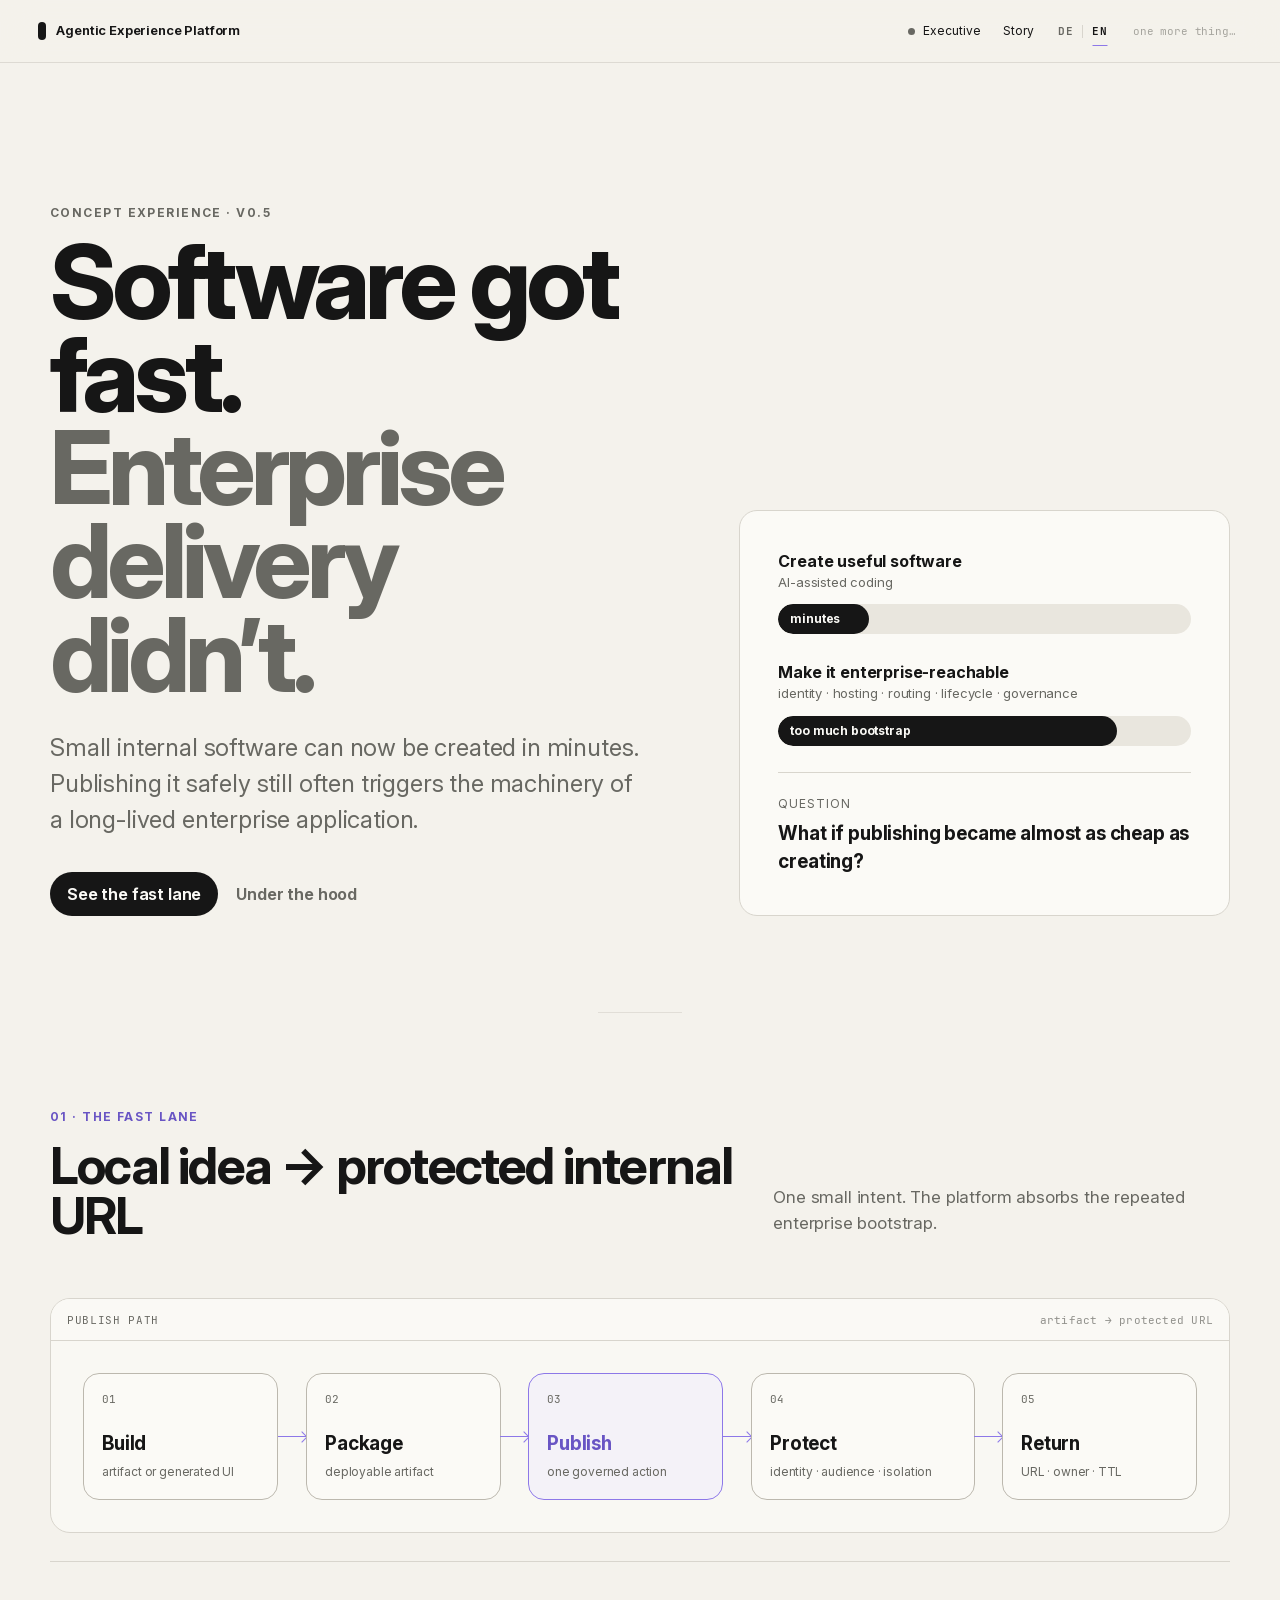
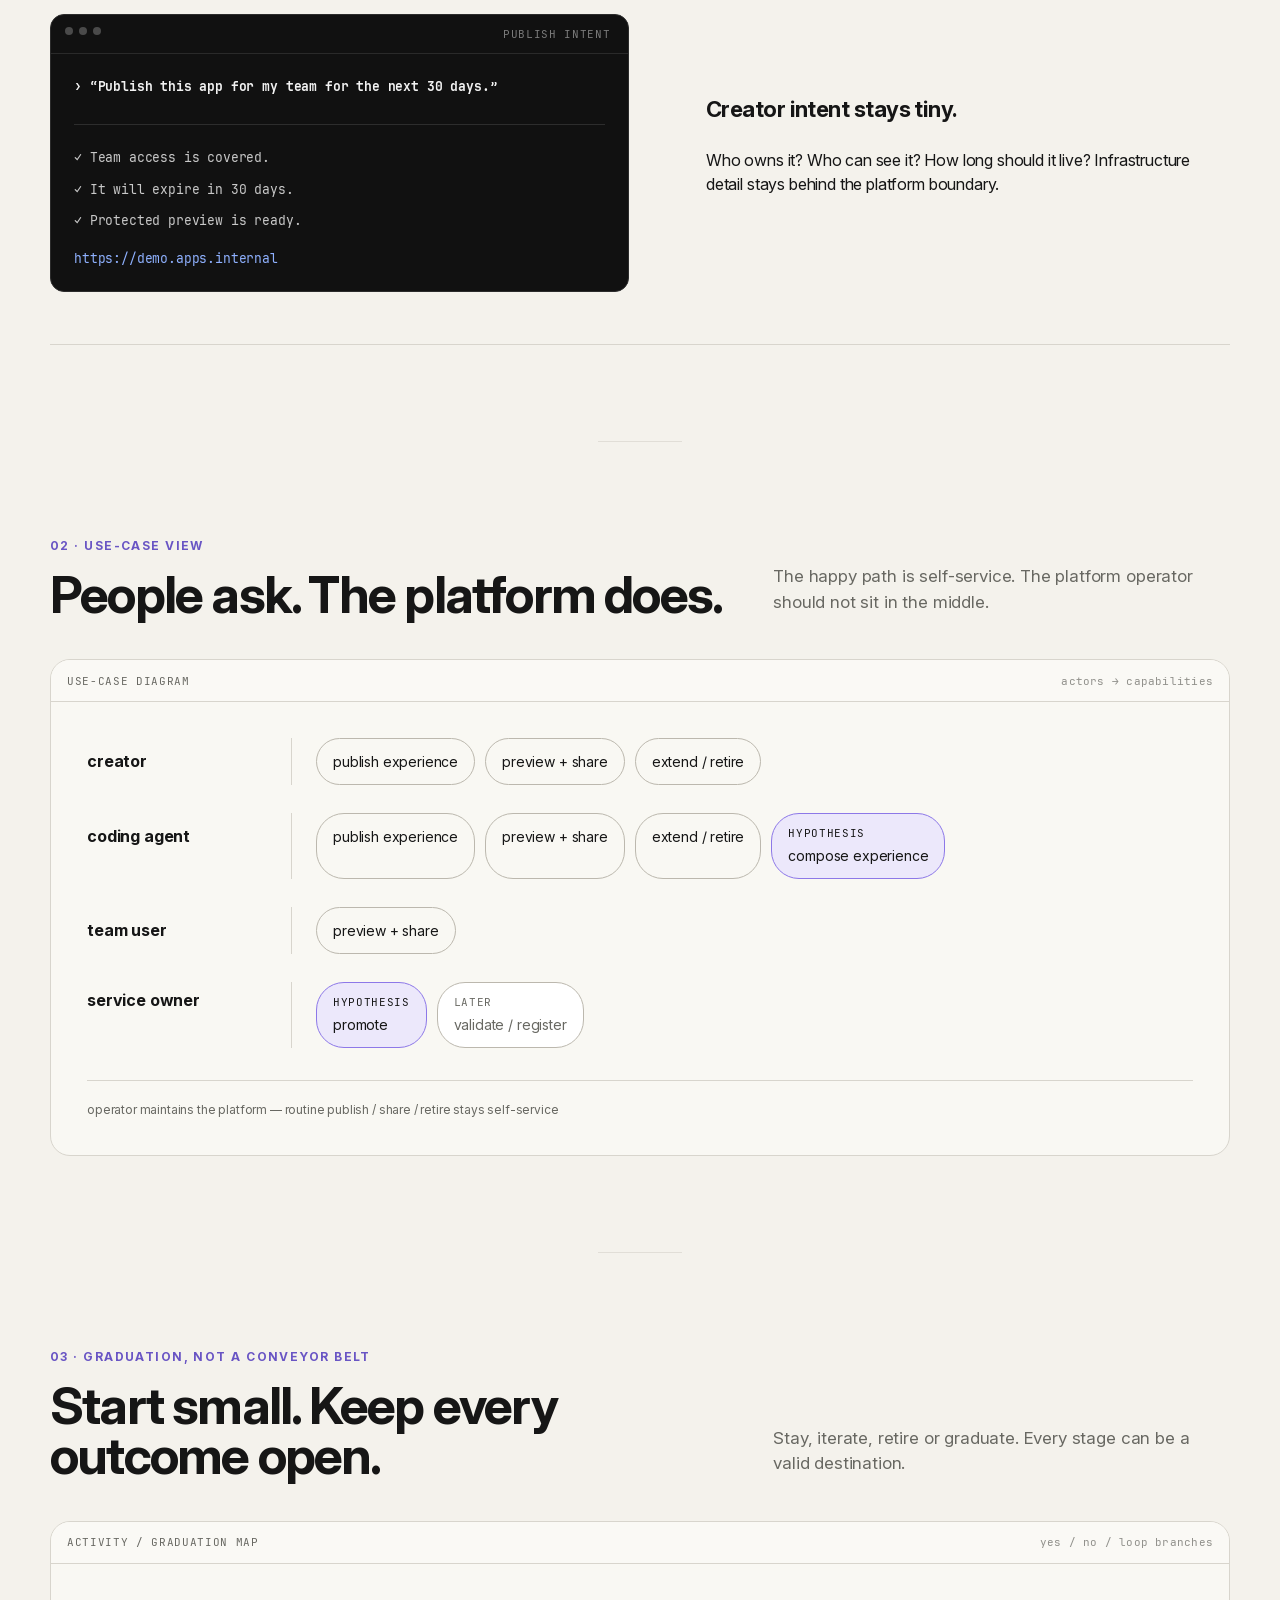
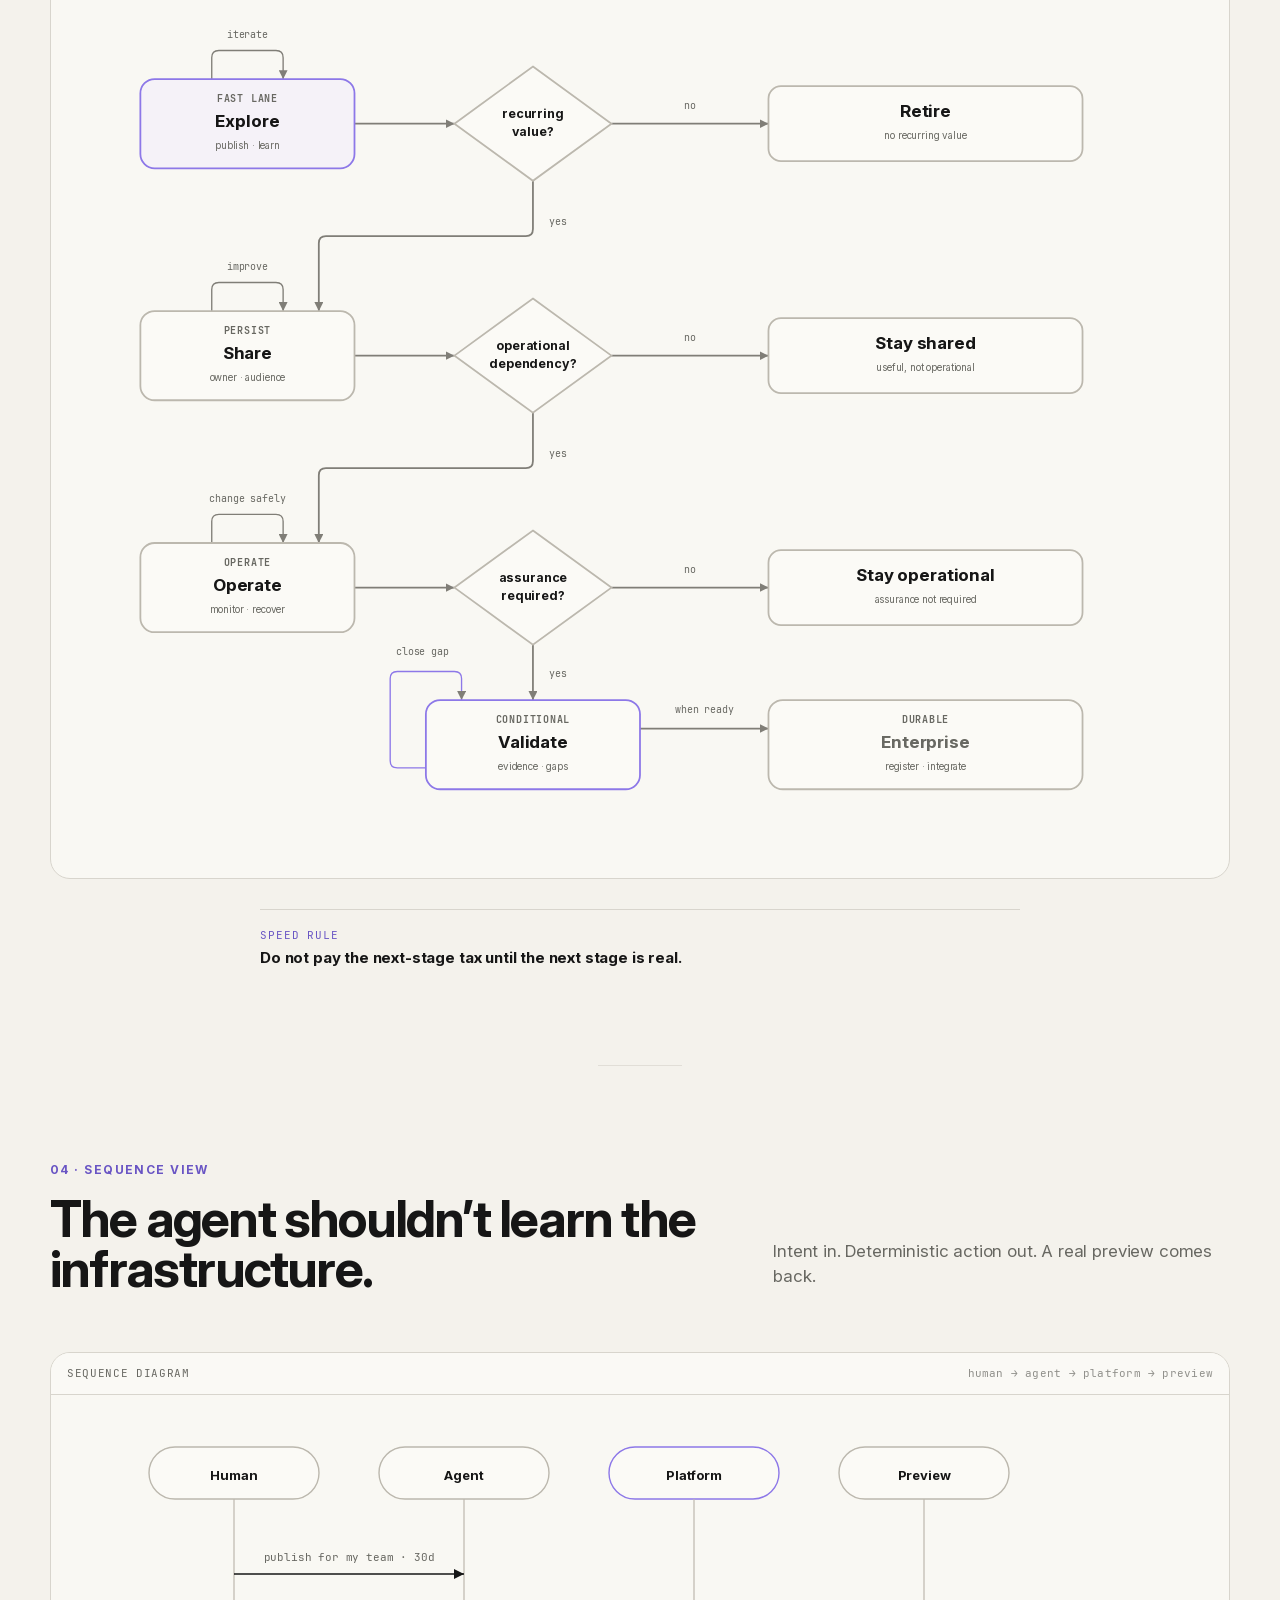
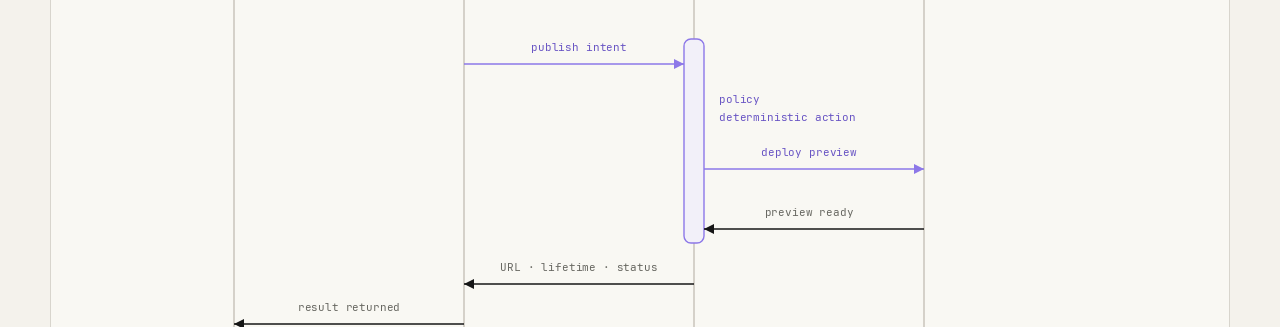
<file: index.html>
<!doctype html>
<html lang="en">
<head>
  <meta charset="utf-8" />
  <meta name="viewport" content="width=device-width, initial-scale=1" />
  <meta http-equiv="refresh" content="0; url=./agentic-experience-platform/" />
  <title>Redirecting</title>
</head>
<body>
  <p><a href="./agentic-experience-platform/">Continue to the concept experience</a></p>
</body>
</html>
</file>
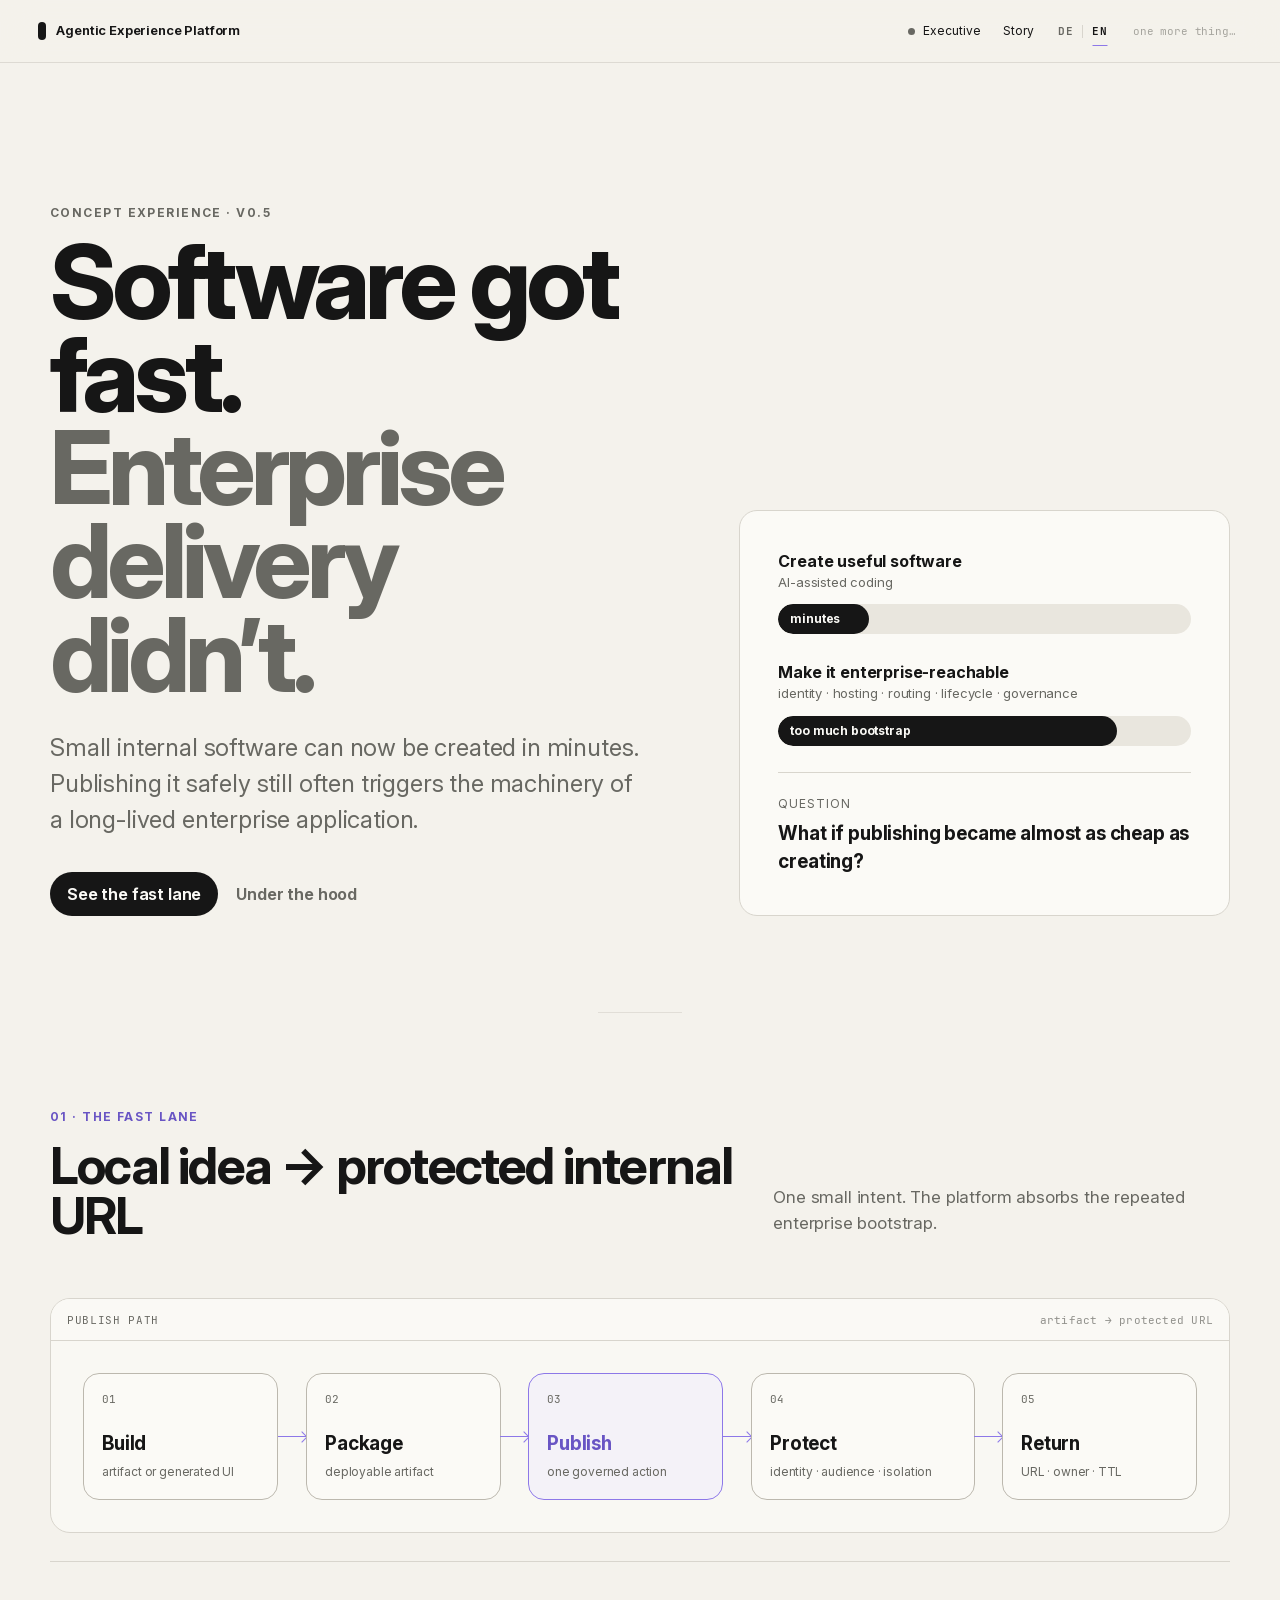
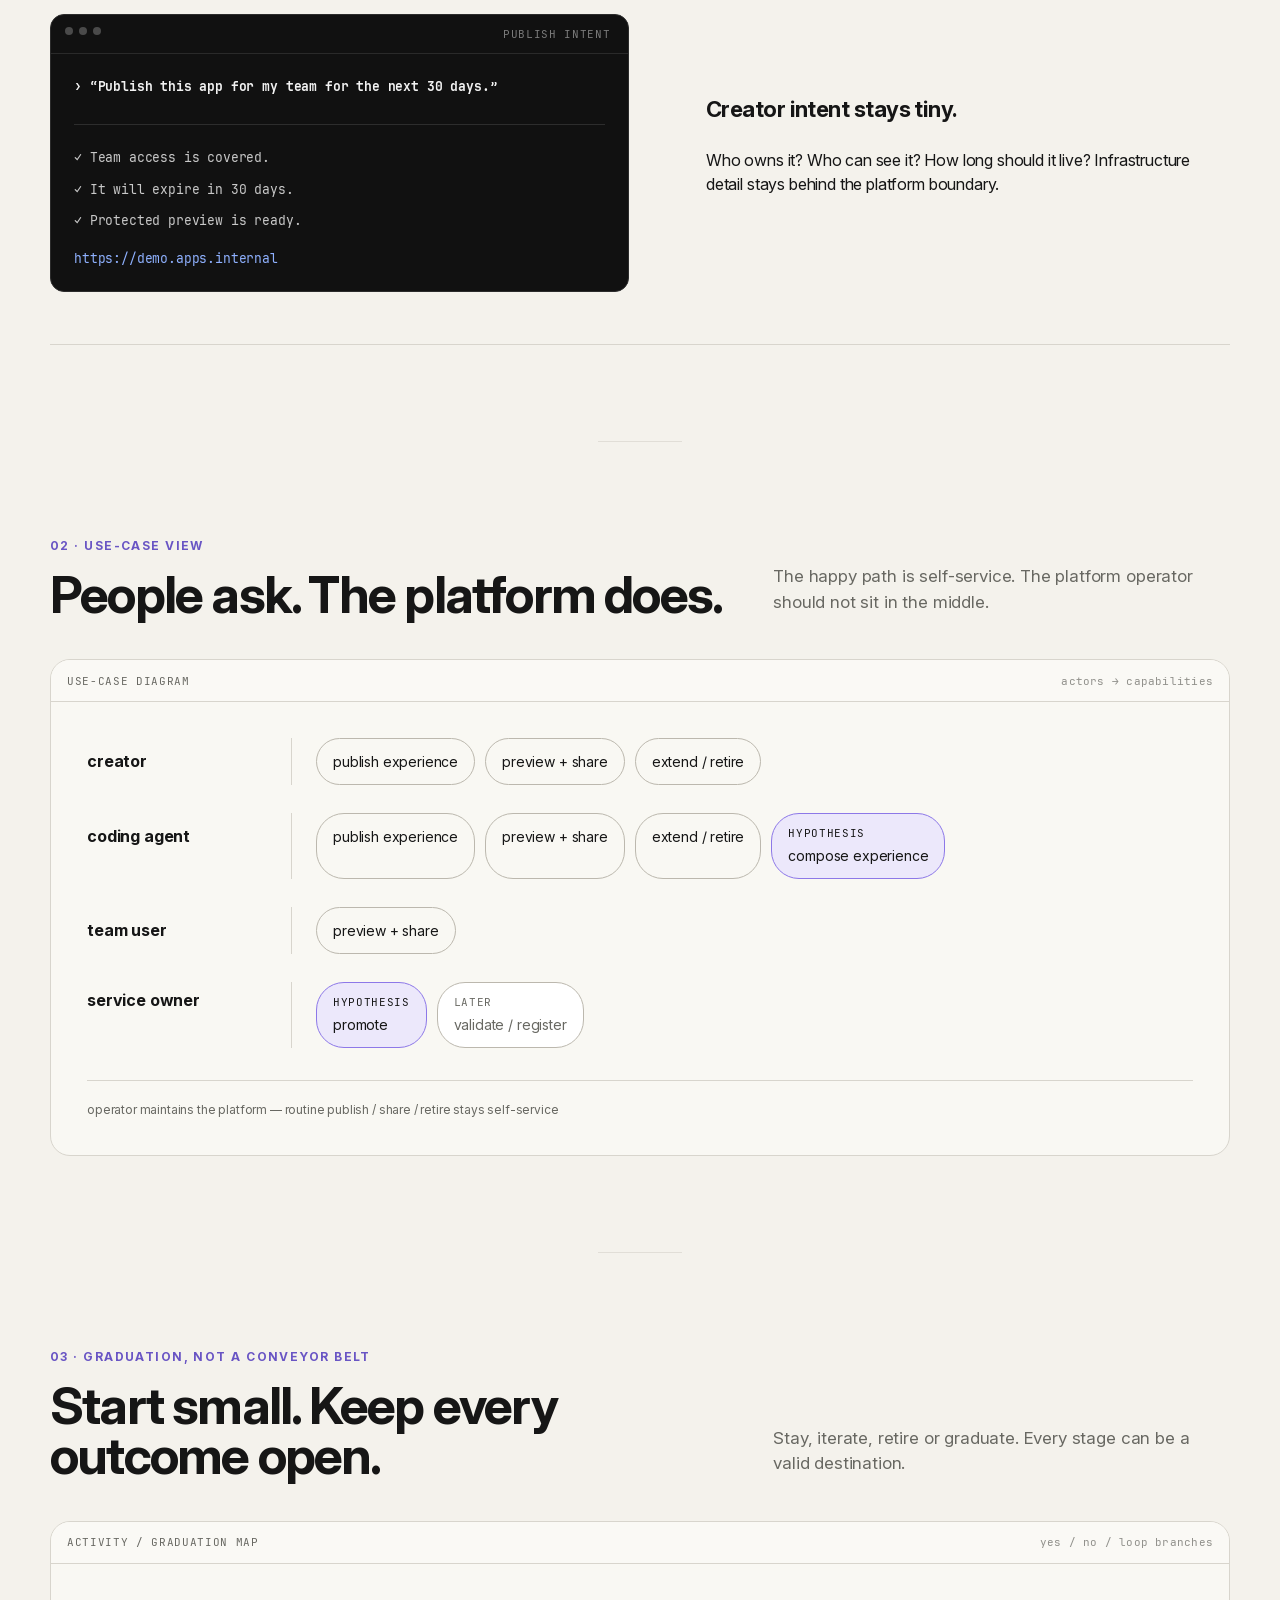
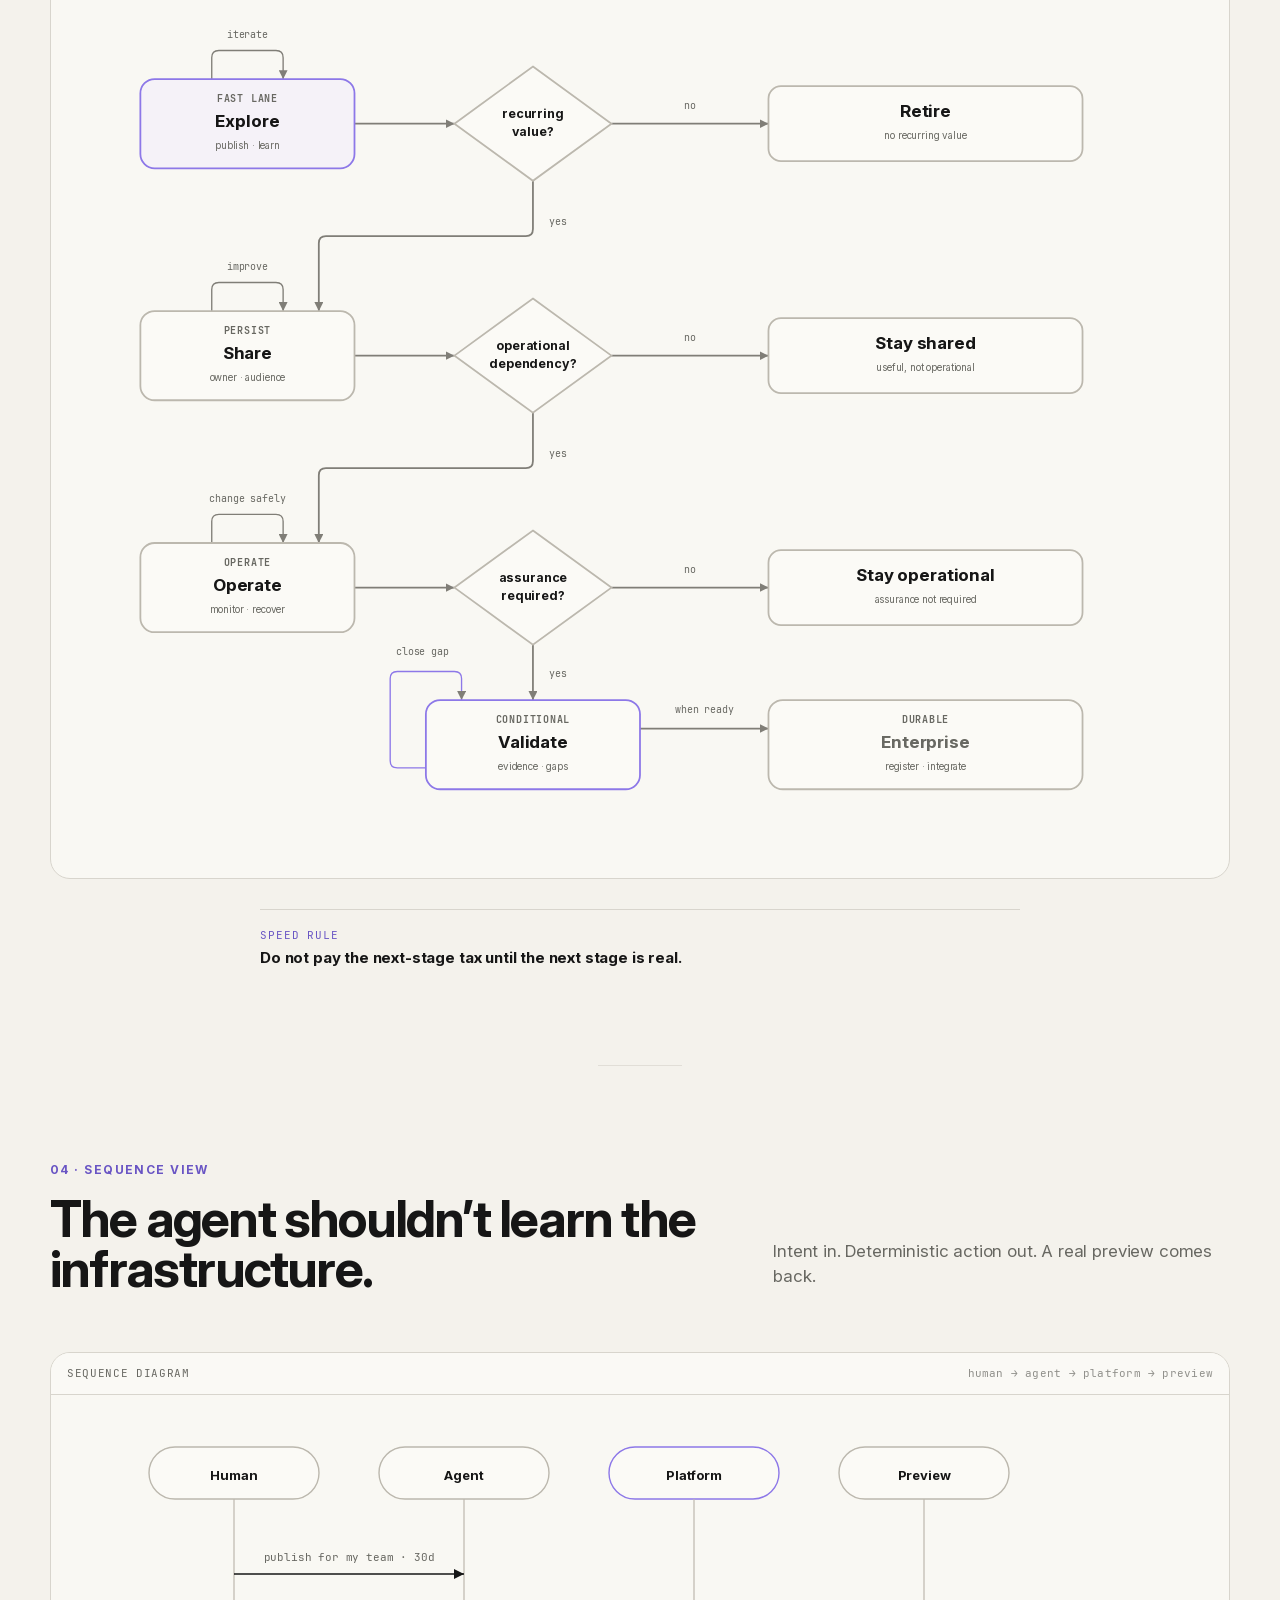
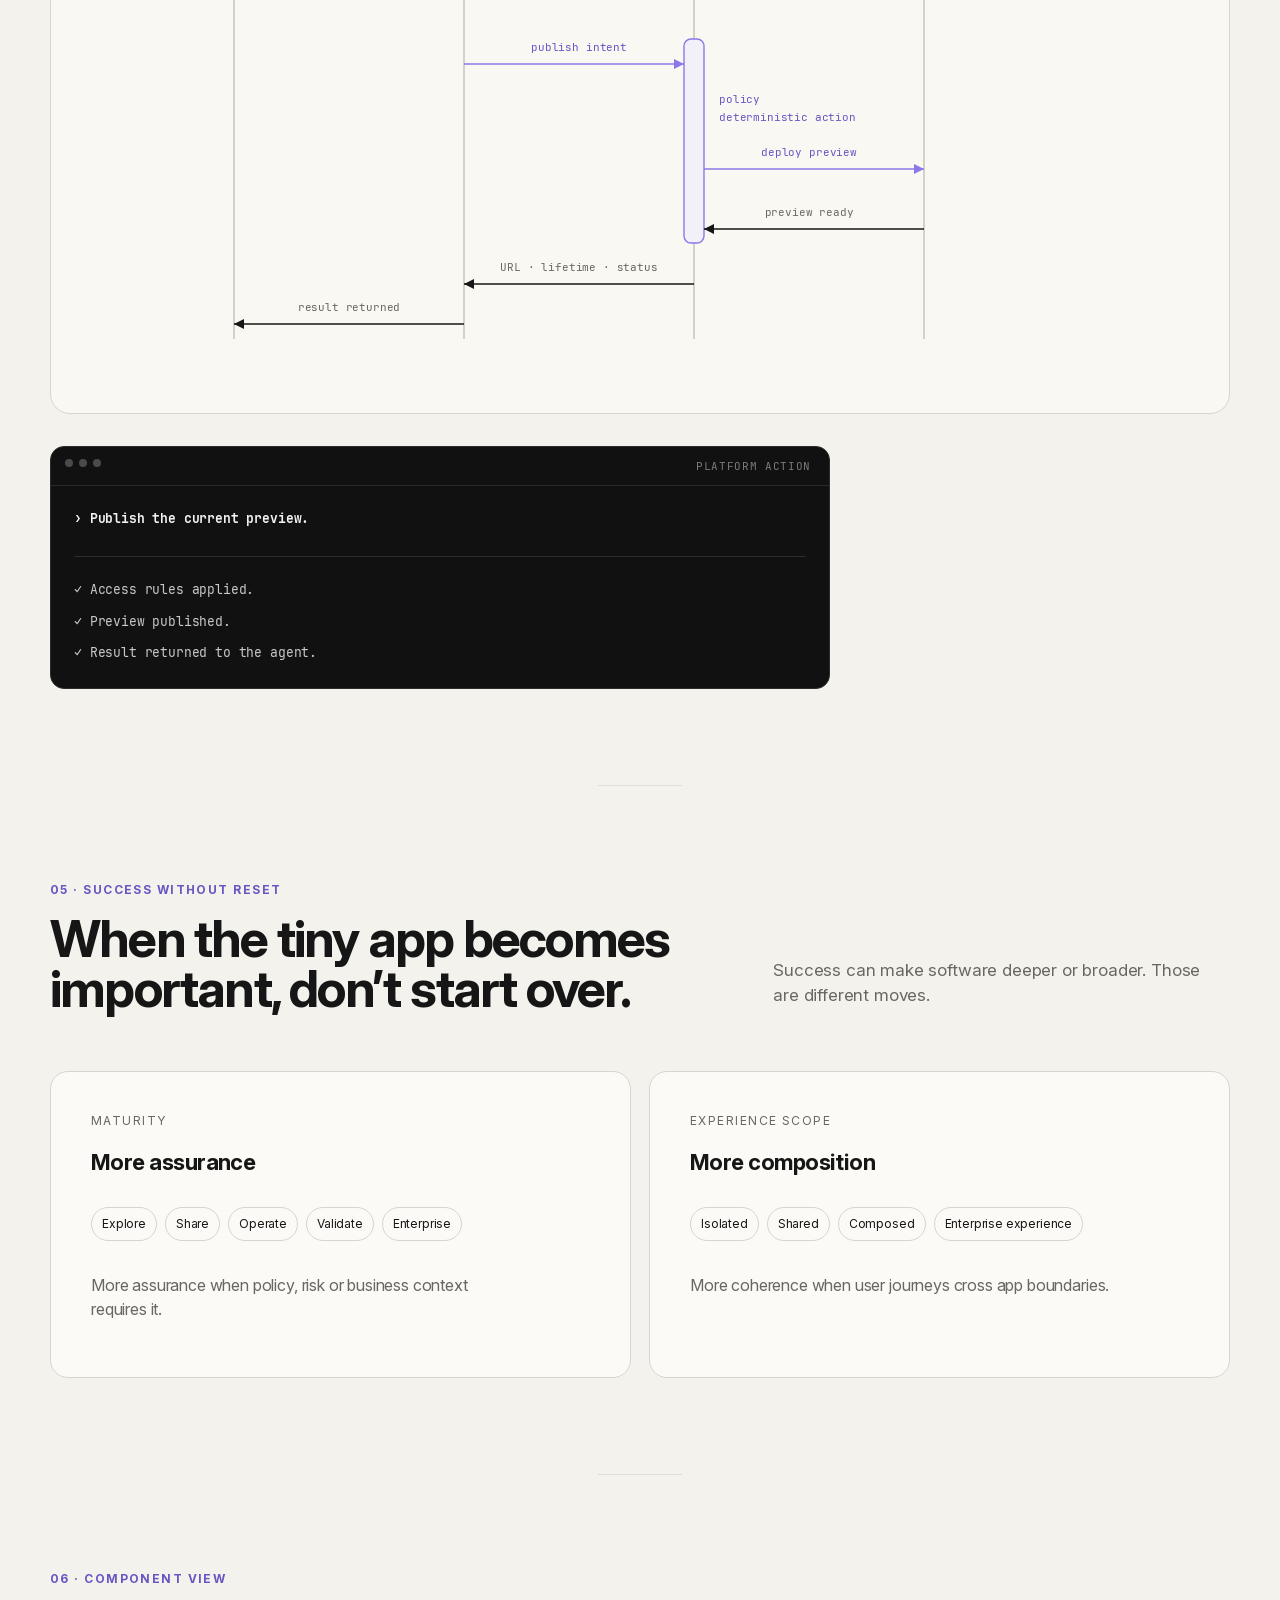
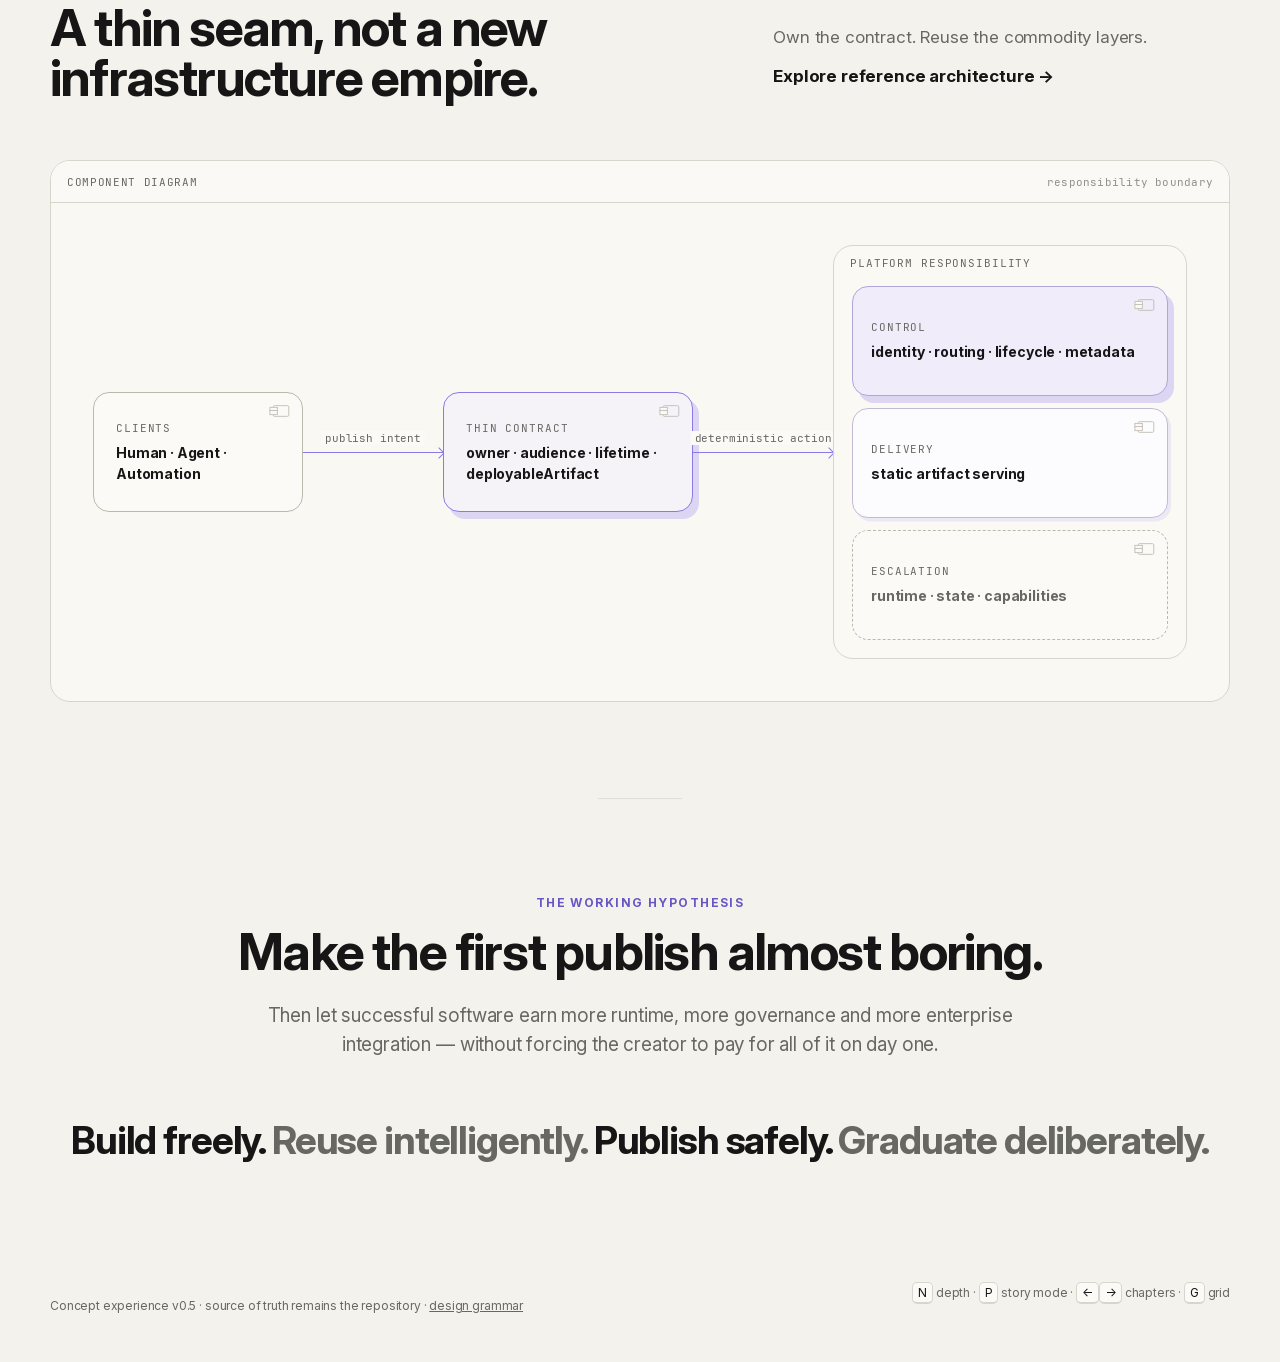
<file: agentic-experience-platform/index.html>
<!doctype html>
<html lang="en">
<head>
  <meta charset="utf-8" />
  <meta name="viewport" content="width=device-width, initial-scale=1" />
  <meta name="color-scheme" content="light dark" />
  <title>Agentic Experience Platform — Concept Experience</title>
  <meta
    name="description"
    content="A low-friction internal publishing model for humans and agents: publish fast, expire by default, graduate only when value is proven."
  />
  <link rel="preload" href="./fonts/InterVariable.woff2" as="font" type="font/woff2" crossorigin />
  <link rel="stylesheet" href="./tokens.css?v=1e5e0779ee00" />
  <link rel="stylesheet" href="./styles.css?v=1e5e0779ee00" />
  <meta name="aep-build" content="1e5e0779ee00" />
</head>
<body>
  <a class="skip-link" href="#main">Skip to content</a>

  <header class="topbar">
    <div class="brand">
      <span class="brand-mark" aria-hidden="true"></span>
      <span class="brand-full">Agentic Experience Platform</span><abbr class="brand-compact" title="Agentic Experience Platform">AEP</abbr>
    </div>

    <nav class="topbar-actions" aria-label="View controls">
      <button class="mode-toggle" id="depthToggle" type="button" aria-pressed="false">
        <span class="mode-dot" aria-hidden="true"></span>
        <span id="depthLabel">Executive</span>
      </button>
      <button class="ghost-button" id="presentationToggle" type="button" aria-pressed="false">Story</button>
      <div class="language-rail" role="group" aria-label="Language">
        <button class="language-option" type="button" data-language="de" aria-pressed="false" aria-label="Deutsch">DE</button>
        <span class="language-divider" aria-hidden="true"></span>
        <button class="language-option" type="button" data-language="en" aria-pressed="true" aria-label="English">EN</button>
      </div>
      <a class="one-more-link" href="./nerdy.html" aria-label="One more thing: Nerd Shit Internals">
        <span class="one-more-wide">one more thing…</span><span class="one-more-compact">···</span>
      </a>
    </nav>
  </header>

  <div class="story-indicator" id="storyIndicator" aria-live="polite">
    <button type="button" id="storyPrev" class="story-nav" aria-label="Previous chapter">←</button>
    <div class="story-meta">
      <span id="storyCount">01 / 08</span>
      <strong id="storyTitle">Problem</strong>
      <div class="story-progress" aria-hidden="true"><i id="storyProgress"></i></div>
    </div>
    <button type="button" id="storyNext" class="story-nav" aria-label="Next chapter">→</button>
  </div>

  <main id="main">
    <section class="hero section-shell" id="concept" data-story data-story-title="Problem">
      <div class="eyebrow">Concept experience · v0.5</div>
      <div class="hero-grid">
        <div>
          <h1>Software got fast.<br /><span>Enterprise delivery didn’t.</span></h1>
          <p class="hero-lead">
            Small internal software can now be created in minutes.
            Publishing it safely still often triggers the machinery of a long-lived enterprise application.
          </p>

          <div class="hero-actions">
            <a class="primary-link" href="#fast-lane">See the fast lane</a>
            <a class="text-link" href="#under-the-hood">Under the hood</a>
          </div>
        </div>

        <div class="contrast-panel" aria-label="Creation versus enterprise bootstrap">
          <div class="contrast-row">
            <div>
              <div class="contrast-label">Create useful software</div>
              <div class="contrast-caption">AI-assisted coding</div>
            </div>
            <div class="speed-meter short">
              <span>minutes</span>
            </div>
          </div>

          <div class="contrast-row">
            <div>
              <div class="contrast-label">Make it enterprise-reachable</div>
              <div class="contrast-caption">identity · hosting · routing · lifecycle · governance</div>
            </div>
            <div class="speed-meter long">
              <span>too much bootstrap</span>
            </div>
          </div>

          <div class="panel-thesis">
            <span>Question</span>
            <strong>What if publishing became almost as cheap as creating?</strong>
          </div>
        </div>
      </div>
    </section>

    <section class="section-shell" id="fast-lane" data-story data-story-title="Fast lane">
      <div class="section-heading">
        <div><div class="eyebrow">01 · The fast lane</div><h2>Local idea → protected internal URL</h2></div>
        <p>One small intent. The platform absorbs the repeated enterprise bootstrap.</p>
      </div>
      <div class="diagram-panel diagram-scroll" data-diagram="publish">
        <div class="diagram-panel-head"><span>Publish path</span><small>artifact → protected URL</small></div>
        <div class="publish-canvas reveal-sequence" aria-label="Fast lane publish flow">
          <article class="publish-node" data-reveal><span>01</span><strong>Build</strong><small>artifact or generated UI</small></article>
          <div class="publish-edge"><i></i></div>
          <article class="publish-node" data-reveal><span>02</span><strong>Package</strong><small>deployable artifact</small></article>
          <div class="publish-edge"><i></i></div>
          <article class="publish-node active" data-reveal><span>03</span><strong>Publish</strong><small>one governed action</small></article>
          <div class="publish-edge"><i></i></div>
          <article class="publish-node" data-reveal><span>04</span><strong>Protect</strong><small>identity · audience · isolation</small></article>
          <div class="publish-edge"><i></i></div>
          <article class="publish-node" data-reveal><span>05</span><strong>Return</strong><small>URL · owner · TTL</small></article>
        </div>
      </div>
      <div class="publish-card publish-proof">
        <div class="terminal" aria-label="Natural-language publish request and illustrative platform output">
          <div class="terminal-bar"><span></span><span></span><span></span><b>publish intent</b></div>
          <div class="terminal-body conversational-console">
            <div class="terminal-prompt">› “Publish this app for my team for the next 30 days.”</div>
            <div class="terminal-separator"></div>
            <div class="console-line">✓ Team access is covered.</div>
            <div class="console-line">✓ It will expire in 30 days.</div>
            <div class="console-line">✓ Protected preview is ready.</div>
            <div class="terminal-url">https://demo.apps.internal</div>
          </div>
        </div>
        <div class="publish-copy">
          <h3>Creator intent stays tiny.</h3>
          <p>Who owns it? Who can see it? How long should it live? Infrastructure detail stays behind the platform boundary.</p>
          <div class="nerd-only depth-block"><div class="depth-label">Nerd depth</div><p>CLI, MCP and portal should invoke the same deterministic publish action. The agent never needs raw production credentials.</p></div>
        </div>
      </div>
    </section>

    <section class="section-shell" id="actors" data-story data-story-title="Use cases">
      <div class="section-heading compact-heading">
        <div><div class="eyebrow">02 · Use-case view</div><h2>People ask. The platform does.</h2></div>
        <p>The happy path is self-service. The platform operator should not sit in the middle.</p>
      </div>
      <div class="diagram-panel diagram-scroll" data-diagram="usecase">
        <div class="diagram-panel-head"><span>Use-case diagram</span><small>actors → capabilities</small></div>
<div class="usecase-associations" role="img" aria-label="Creators and coding agents publish, preview, extend or retire. Coding agents may compose experiences. Team users preview and share. Service owners promote and later validate or register."><div class="uc-association-row"><strong>creator</strong><div><span class="now">publish experience</span><span class="now">preview + share</span><span class="now">extend / retire</span></div></div><div class="uc-association-row"><strong>coding agent</strong><div><span class="now">publish experience</span><span class="now">preview + share</span><span class="now">extend / retire</span><span class="hypothesis"><small>Hypothesis</small>compose experience</span></div></div><div class="uc-association-row"><strong>team user</strong><div><span class="now">preview + share</span></div></div><div class="uc-association-row"><strong>service owner</strong><div><span class="hypothesis"><small>Hypothesis</small>promote</span><span class="later"><small>Later</small>validate / register</span></div></div><p>operator maintains the platform — routine publish / share / retire stays self-service</p></div>
      </div>
    </section>

    <section class="section-shell" id="lifecycle" data-story data-story-title="Graduation map">
      <div class="section-heading compact-heading">
        <div><div class="eyebrow">03 · Graduation, not a conveyor belt</div><h2>Start small. Keep every outcome open.</h2></div>
        <p>Stay, iterate, retire or graduate. Every stage can be a valid destination.</p>
      </div>
      <div class="diagram-panel diagram-scroll" data-diagram="graduation">
        <div class="diagram-panel-head"><span>Activity / graduation map</span><small>yes / no / loop branches</small></div>
<svg class="graduation-canvas" viewBox="0 0 1280 1000" role="img" aria-labelledby="gradTitle gradDesc"><title id="gradTitle">Non-linear graduation map</title><desc id="gradDesc">An idea can explore, retire, remain shared, remain operational, validate when needed, or become an enterprise service. Loops support iteration at each stage.</desc><defs><marker id="arrowNeutral" markerUnits="userSpaceOnUse" viewBox="0 0 10 10" markerWidth="10" markerHeight="10" refX="10" refY="5" orient="auto"><path d="M0,0 L10,5 L0,10 z"></path></marker><marker id="arrowLilac" markerUnits="userSpaceOnUse" viewBox="0 0 10 10" markerWidth="10" markerHeight="10" refX="10" refY="5" orient="auto"><path class="grad-arrow-lilac" d="M0,0 L10,5 L0,10 z"></path></marker></defs>
<path class="grad-branch" d="M320 170 H432" marker-end="url(#arrowNeutral)"></path>
<path class="grad-branch" d="M608 170 H784" marker-end="url(#arrowNeutral)"></path>
<text class="grad-branch-label" x="696" y="154">no</text>
<path class="grad-branch" d="M520 234 V288 Q520 296 512 296 H288 Q280 296 280 304 V380" marker-end="url(#arrowNeutral)"></path>
<text class="grad-branch-label" x="548" y="284">yes</text>
<path class="grad-loop" d="M160 120 V96 Q160 88 168 88 H232 Q240 88 240 96 V120" marker-end="url(#arrowNeutral)"></path>
<text class="grad-loop-label" x="200" y="74">iterate</text>
<g class="grad-stage active" transform="translate(80 120)"><rect width="240" height="100" rx="16"></rect><text class="kicker" x="120" y="26">FAST LANE</text><text class="title" x="120" y="54">Explore</text><text class="sub" x="120" y="78">publish · learn</text></g>
<g class="grad-decision" transform="translate(432 106)"><polygon points="88,0 176,64 88,128 0,64"></polygon><text x="88" y="58">recurring</text><text x="88" y="78">value?</text></g>
<g class="grad-side" transform="translate(784 128)"><rect width="352" height="84" rx="14"></rect><text class="title" x="176" y="35">Retire</text><text class="sub" x="176" y="59">no recurring value</text></g>
<path class="grad-branch" d="M320 430 H432" marker-end="url(#arrowNeutral)"></path>
<path class="grad-branch" d="M608 430 H784" marker-end="url(#arrowNeutral)"></path>
<text class="grad-branch-label" x="696" y="414">no</text>
<path class="grad-branch" d="M520 494 V548 Q520 556 512 556 H288 Q280 556 280 564 V640" marker-end="url(#arrowNeutral)"></path>
<text class="grad-branch-label" x="548" y="544">yes</text>
<path class="grad-loop" d="M160 380 V356 Q160 348 168 348 H232 Q240 348 240 356 V380" marker-end="url(#arrowNeutral)"></path>
<text class="grad-loop-label" x="200" y="334">improve</text>
<g class="grad-stage " transform="translate(80 380)"><rect width="240" height="100" rx="16"></rect><text class="kicker" x="120" y="26">PERSIST</text><text class="title" x="120" y="54">Share</text><text class="sub" x="120" y="78">owner · audience</text></g>
<g class="grad-decision" transform="translate(432 366)"><polygon points="88,0 176,64 88,128 0,64"></polygon><text x="88" y="58">operational</text><text x="88" y="78">dependency?</text></g>
<g class="grad-side" transform="translate(784 388)"><rect width="352" height="84" rx="14"></rect><text class="title" x="176" y="35">Stay shared</text><text class="sub" x="176" y="59">useful, not operational</text></g>
<path class="grad-branch" d="M320 690 H432" marker-end="url(#arrowNeutral)"></path>
<path class="grad-branch" d="M608 690 H784" marker-end="url(#arrowNeutral)"></path>
<text class="grad-branch-label" x="696" y="674">no</text>
<path class="grad-branch" d="M520 754 V816" marker-end="url(#arrowNeutral)"></path>
<text class="grad-branch-label" x="548" y="790">yes</text>
<path class="grad-loop" d="M160 640 V616 Q160 608 168 608 H232 Q240 608 240 616 V640" marker-end="url(#arrowNeutral)"></path>
<text class="grad-loop-label" x="200" y="594">change safely</text>
<g class="grad-stage " transform="translate(80 640)"><rect width="240" height="100" rx="16"></rect><text class="kicker" x="120" y="26">OPERATE</text><text class="title" x="120" y="54">Operate</text><text class="sub" x="120" y="78">monitor · recover</text></g>
<g class="grad-decision" transform="translate(432 626)"><polygon points="88,0 176,64 88,128 0,64"></polygon><text x="88" y="58">assurance</text><text x="88" y="78">required?</text></g>
<g class="grad-side" transform="translate(784 648)"><rect width="352" height="84" rx="14"></rect><text class="title" x="176" y="35">Stay operational</text><text class="sub" x="176" y="59">assurance not required</text></g>
<path class="grad-later" d="M640 848 H784" marker-end="url(#arrowNeutral)"></path>
<text class="grad-branch-label" x="712" y="830">when ready</text>
<path class="grad-loop hypothesis" d="M400 892 H368 Q360 892 360 884 V792 Q360 784 368 784 H432 Q440 784 440 792 V816" marker-end="url(#arrowNeutral)"></path>
<text class="grad-loop-label" x="396" y="766">close gap</text>
<g class="grad-stage hypothesis" transform="translate(400 816)"><rect width="240" height="100" rx="16"></rect><text class="kicker" x="120" y="26">CONDITIONAL</text><text class="title" x="120" y="54">Validate</text><text class="sub" x="120" y="78">evidence · gaps</text></g><g class="grad-stage later" transform="translate(784 816)"><rect width="352" height="100" rx="16"></rect><text class="kicker" x="176" y="26">DURABLE</text><text class="title" x="176" y="54">Enterprise</text><text class="sub" x="176" y="78">register · integrate</text></g></svg>
        <div class="graduation-mobile" role="img" aria-label="Mobile lifecycle map. Explore can retire or continue to Share; Share can stay shared or continue to Operate; Operate can stay operational or continue to Validate when assurance is required; Validate can close gaps and lead to Enterprise.">
          <article class="grad-mobile-stage active">
            <small>FAST LANE</small>
            <strong>Explore</strong>
            <span>publish · learn · ↺ iterate</span>
          </article>
          <div class="grad-mobile-transition">
            <span>recurring value?</span>
            <div><em><b>no</b> Retire</em><em class="grad-mobile-next"><b>yes</b> continue ↓</em></div>
          </div>

          <article class="grad-mobile-stage">
            <small>PERSIST</small>
            <strong>Share</strong>
            <span>owner · audience · ↺ improve</span>
          </article>
          <div class="grad-mobile-transition">
            <span>operational dependency?</span>
            <div><em><b>no</b> Stay shared</em><em class="grad-mobile-next"><b>yes</b> continue ↓</em></div>
          </div>

          <article class="grad-mobile-stage">
            <small>OPERATE</small>
            <strong>Operate</strong>
            <span>monitor · recover · ↺ change safely</span>
          </article>
          <div class="grad-mobile-transition">
            <span>assurance required?</span>
            <div><em><b>no</b> Stay operational</em><em class="grad-mobile-next hypothesis"><b>yes</b> Validate ↓</em></div>
          </div>

          <article class="grad-mobile-stage hypothesis">
            <small>CONDITIONAL</small>
            <strong>Validate</strong>
            <span>evidence · gaps · ↺ close gap</span>
          </article>
          <div class="grad-mobile-final-link" aria-hidden="true"><span>when ready</span><i></i></div>
          <article class="grad-mobile-stage later">
            <small>DURABLE</small>
            <strong>Enterprise</strong>
            <span>register · integrate</span>
          </article>
        </div>
      </div>
      <div class="graduation-thesis"><div><span>Speed rule</span><strong>Do not pay the next-stage tax until the next stage is real.</strong></div><div class="graduation-legend nerd-only"><span><i class="legend-active"></i> active / hypothesis</span><span><i class="legend-loop"></i> loop / stay</span><span><i class="legend-later"></i> conditional</span></div></div>
      <div class="risk-rail nerd-only" data-reveal><div><span>Risk / authority applies at every stage</span><strong>data · write authority · exposure · impact</strong></div><div class="risk-scale" aria-hidden="true"><i></i></div><p><strong>Operational governance</strong> grows with maturity. <strong>Security governance</strong> is triggered immediately by risk.</p></div>
    </section>

    <section class="section-shell" id="agentic" data-story data-story-title="Agentic loop">
      <div class="section-heading">
        <div><div class="eyebrow">04 · Sequence view</div><h2>The agent shouldn’t learn the infrastructure.</h2></div>
        <p>Intent in. Deterministic action out. A real preview comes back.</p>
      </div>
      <div class="diagram-panel diagram-scroll" data-diagram="sequence" tabindex="0" role="region" aria-labelledby="seqTitle">
        <div class="diagram-panel-head"><span>Sequence diagram</span><small>human → agent → platform → preview</small></div>
        <div class="sequence-canvas">
          <svg class="sequence-svg" viewBox="0 0 1000 560" role="img" aria-labelledby="seqTitle seqDesc">
            <title id="seqTitle">Agent publishing sequence diagram</title>
            <desc id="seqDesc">Human asks an agent to publish; the agent invokes the platform; the platform deploys a preview, receives readiness, returns the result to the agent, and the agent returns it to the human.</desc>
            <defs>
              <marker id="seqArrow" markerUnits="userSpaceOnUse" viewBox="0 0 10 10" markerWidth="10" markerHeight="10" refX="10" refY="5" orient="auto">
                <path d="M0,0 L10,5 L0,10 z"></path>
              </marker>
              <marker id="seqArrowLilac" markerUnits="userSpaceOnUse" viewBox="0 0 10 10" markerWidth="10" markerHeight="10" refX="10" refY="5" orient="auto">
                <path class="seq-arrow-lilac" d="M0,0 L10,5 L0,10 z"></path>
              </marker>
            </defs>

            <g class="seq-participant"><rect x="70" y="28" width="170" height="52" rx="26"></rect><text x="155" y="61">Human</text></g>
            <g class="seq-participant"><rect x="300" y="28" width="170" height="52" rx="26"></rect><text x="385" y="61">Agent</text></g>
            <g class="seq-participant active"><rect x="530" y="28" width="170" height="52" rx="26"></rect><text x="615" y="61">Platform</text></g>
            <g class="seq-participant"><rect x="760" y="28" width="170" height="52" rx="26"></rect><text x="845" y="61">Preview</text></g>

            <path class="seq-lifeline" d="M155 80V520"></path>
            <path class="seq-lifeline" d="M385 80V520"></path>
            <path class="seq-lifeline" d="M615 80V520"></path>
            <path class="seq-lifeline" d="M845 80V520"></path>

            <path class="seq-call" d="M155 155H385" marker-end="url(#seqArrow)"></path>
            <text class="seq-label" x="270" y="142">publish for my team · 30d</text>

            <path class="seq-call active" d="M385 245H605" marker-end="url(#seqArrowLilac)"></path>
            <text class="seq-label active" x="500" y="232">publish intent</text>

            <rect class="seq-activation-svg" x="605" y="220" width="20" height="204" rx="7"></rect>
            <text class="seq-activation-label" x="640" y="284">policy</text><text class="seq-activation-label" x="640" y="302">deterministic action</text>

            <path class="seq-call active" d="M625 350H845" marker-end="url(#seqArrowLilac)"></path>
            <text class="seq-label active" x="730" y="337">deploy preview</text>

            <path class="seq-return" d="M845 410H625" marker-end="url(#seqArrow)"></path>
            <text class="seq-label" x="730" y="397">preview ready</text>

            <path class="seq-return" d="M615 465H385" marker-end="url(#seqArrow)"></path>
            <text class="seq-label" x="500" y="452">URL · lifetime · status</text>

            <path class="seq-return" d="M385 505H155" marker-end="url(#seqArrow)"></path>
            <text class="seq-label" x="270" y="492">result returned</text>
          </svg>
        </div>
      </div>
      <div class="terminal agent-console" aria-label="Illustrative machine-facing action">
        <div class="terminal-bar"><span></span><span></span><span></span><b>platform action</b></div>
        <div class="terminal-body conversational-console">
          <div class="terminal-prompt">› Publish the current preview.</div>
          <div class="terminal-separator"></div>
          <div class="console-line">✓ Access rules applied.</div>
          <div class="console-line">✓ Preview published.</div>
          <div class="console-line">✓ Result returned to the agent.</div>
        </div>
      </div>
      <div class="reference-row nerd-only">
        <article><div class="reference-name">Cloudflare Internal Sites</div><p><strong>Steal:</strong> trivial authenticated publishing.</p></article>
        <article><div class="reference-name">Dokku</div><p><strong>Steal:</strong> tiny deployment mental model.</p></article>
        <article><div class="reference-name">VibeSDK</div><p><strong>Steal:</strong> agent ↔ preview ↔ verify loop.</p></article>
      </div>
    </section>

    <section class="section-shell" id="success" data-story data-story-title="Success without reset">
      <div class="section-heading">
        <div>
          <div class="eyebrow">05 · Success without reset</div>
          <h2>When the tiny app becomes important, don’t start over.</h2>
        </div>
        <p>Success can make software deeper or broader. Those are different moves.</p>
      </div>

      <div class="two-axis">
        <article class="axis-card">
          <div class="axis-kicker">Maturity</div>
          <h3>More assurance</h3>
          <div class="axis-line">
            <span>Explore</span>
            <span>Share</span>
            <span>Operate</span>
            <span>Validate</span>
            <span>Enterprise</span>
          </div>
          <p class="axis-caption">More assurance when policy, risk or business context requires it.</p>
          <div class="nerd-only depth-block">
            <div class="depth-label">Evidence continuity</div>
            <p>
              Source history, ownership, deployments, dependencies, access configuration and automated tests become inputs to formal assurance instead of being recreated manually.
            </p>
          </div>
        </article>

        <article class="axis-card">
          <div class="axis-kicker">Experience scope</div>
          <h3>More composition</h3>
          <div class="axis-line">
            <span>Isolated</span>
            <span>Shared</span>
            <span>Composed</span>
            <span>Enterprise experience</span>
          </div>
          <p class="axis-caption">More coherence when user journeys cross app boundaries.</p>
          <div class="nerd-only depth-block">
            <div class="depth-label">Important distinction</div>
            <p>
              A developer portal and a composed business experience solve different problems, even if they share some technical primitives.
            </p>
          </div>
        </article>
      </div>
    </section>

    <section class="section-shell" id="under-the-hood" data-story data-story-title="Under the hood">
      <div class="section-heading">
        <div><div class="eyebrow">06 · Component view</div><h2>A thin seam, not a new infrastructure empire.</h2></div>
        <p>Own the contract. Reuse the commodity layers.<br /><a class="inline-architecture-link" href="./architecture.html">Explore reference architecture →</a></p>
      </div>
      <div class="diagram-panel diagram-scroll" data-diagram="component">
        <div class="diagram-panel-head"><span>Component diagram</span><small>responsibility boundary</small></div>
        <div class="component-canvas" aria-label="Component diagram of the thin platform seam">
          <div class="component-node creator"><span class="component-glyph"></span><small>CLIENTS</small><strong>Human · Agent · Automation</strong></div>
          <div class="component-edge"><span>publish intent</span><i></i></div>
          <div class="component-node contract active extrude extrude-own"><span class="component-glyph"></span><small>THIN CONTRACT</small><strong>owner · audience · lifetime · deployableArtifact</strong></div>
          <div class="component-edge"><span>deterministic action</span><i></i></div>
          <div class="component-cluster">
            <div class="cluster-label">PLATFORM RESPONSIBILITY</div>
            <div class="component-node own extrude extrude-own"><span class="component-glyph"></span><small>CONTROL</small><strong>identity · routing · lifecycle · metadata</strong></div>
            <div class="component-node adapt extrude extrude-adapt"><span class="component-glyph"></span><small>DELIVERY</small><strong>static artifact serving</strong></div>
            <div class="component-node later"><span class="component-glyph"></span><small>ESCALATION</small><strong>runtime · state · capabilities</strong></div>
          </div>
        </div>
      </div>
      <div class="isolation-panel nerd-only" data-reveal>
        <div><div class="eyebrow">Security boundary</div><h3>Independent experiences need independent trust.</h3><p>Origin separation is a security primitive for independently authored active web content.</p></div>
        <div class="isolation-code"><div class="bad"><span>shared origin</span><code>apps.example/a<br>apps.example/b</code></div><div class="isolation-arrow">→</div><div class="good"><span>isolated origins</span><code>a.apps.example<br>b.apps.example</code></div></div>
      </div>
      <div class="dogfood-note nerd-only"><strong>Dogfooding scope today:</strong> static delivery · repository source · automated Pages deployment · portable artifact.<span>Not yet proven here: enterprise SSO · TTL enforcement · owner policy · agent publishing · graduation.</span></div>
    </section>

    <section class="section-shell closing" id="closing" data-story data-story-title="Working hypothesis">
      <div class="eyebrow">The working hypothesis</div>
      <h2>Make the first publish almost boring.</h2>
      <p>
        Then let successful software earn more runtime, more governance and more enterprise integration — without forcing the creator to pay for all of it on day one.
      </p>

      <div class="closing-thesis">
        Build freely. <span>Reuse intelligently.</span> Publish safely. <span>Graduate deliberately.</span>
      </div>
    </section>
  </main>

  <footer class="footer">
    <span>Concept experience v0.5 · source of truth remains the repository · <a href="./design.html">design grammar</a></span>
    <span><kbd>N</kbd> depth · <kbd>P</kbd> story mode · <kbd>←</kbd><kbd>→</kbd> chapters · <kbd>G</kbd> grid</span>
  </footer>

  <script src="./i18n.js?v=1e5e0779ee00"></script>
  <script src="./app.js?v=1e5e0779ee00"></script>
  <script src="./spec-grid.js?v=1e5e0779ee00"></script>
</body>
</html>
</file>
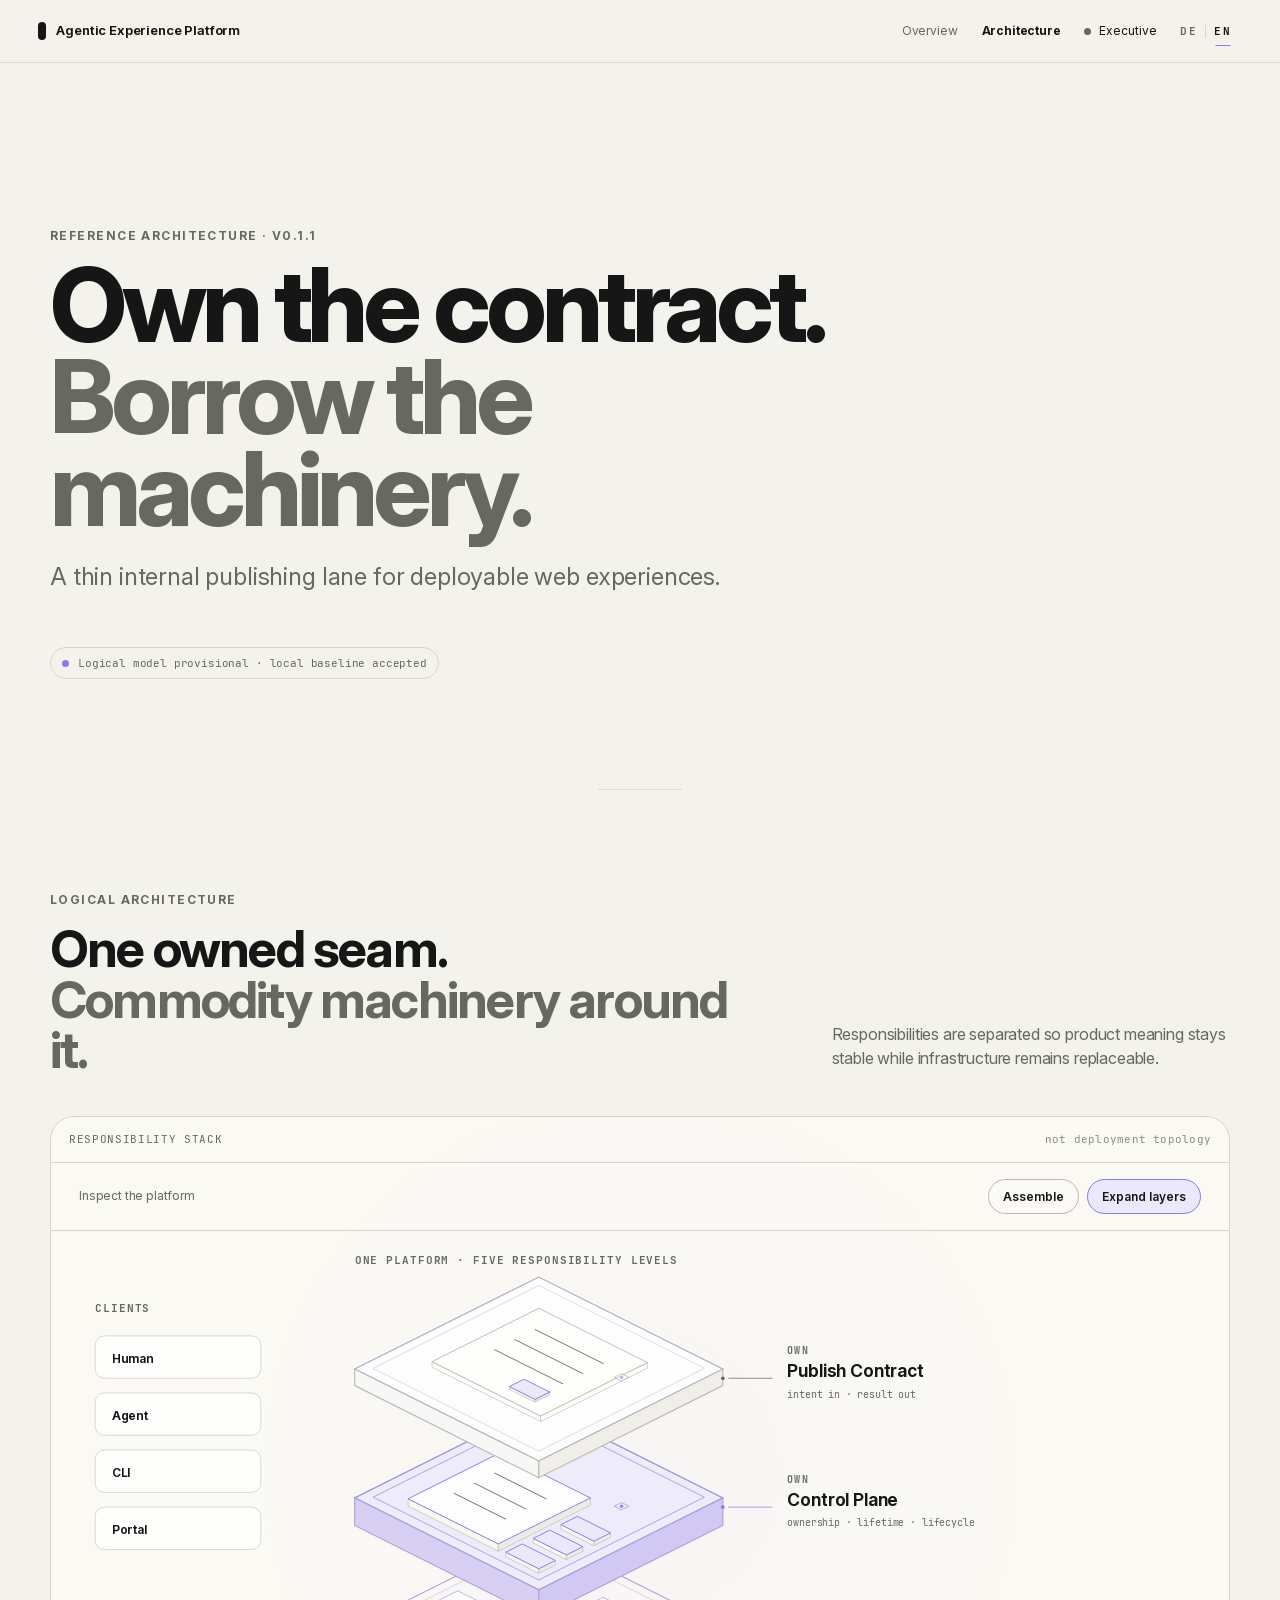
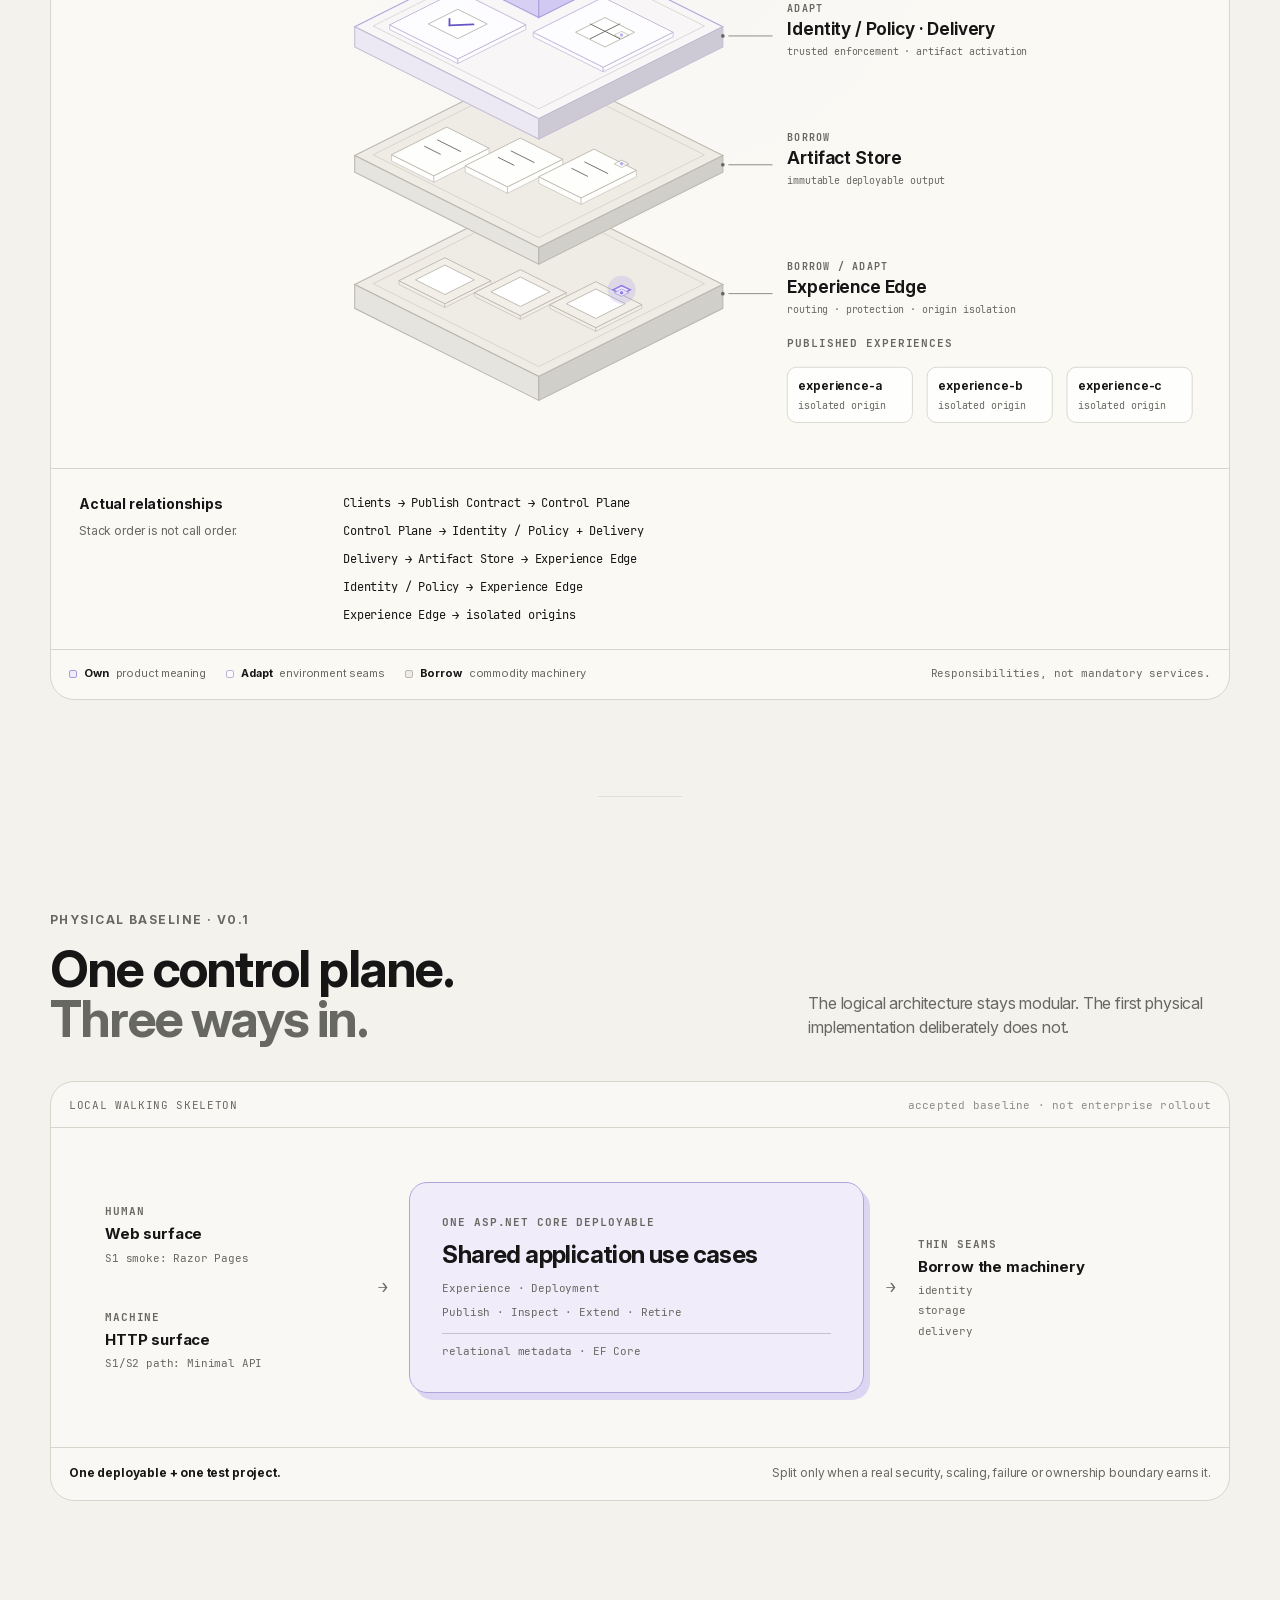
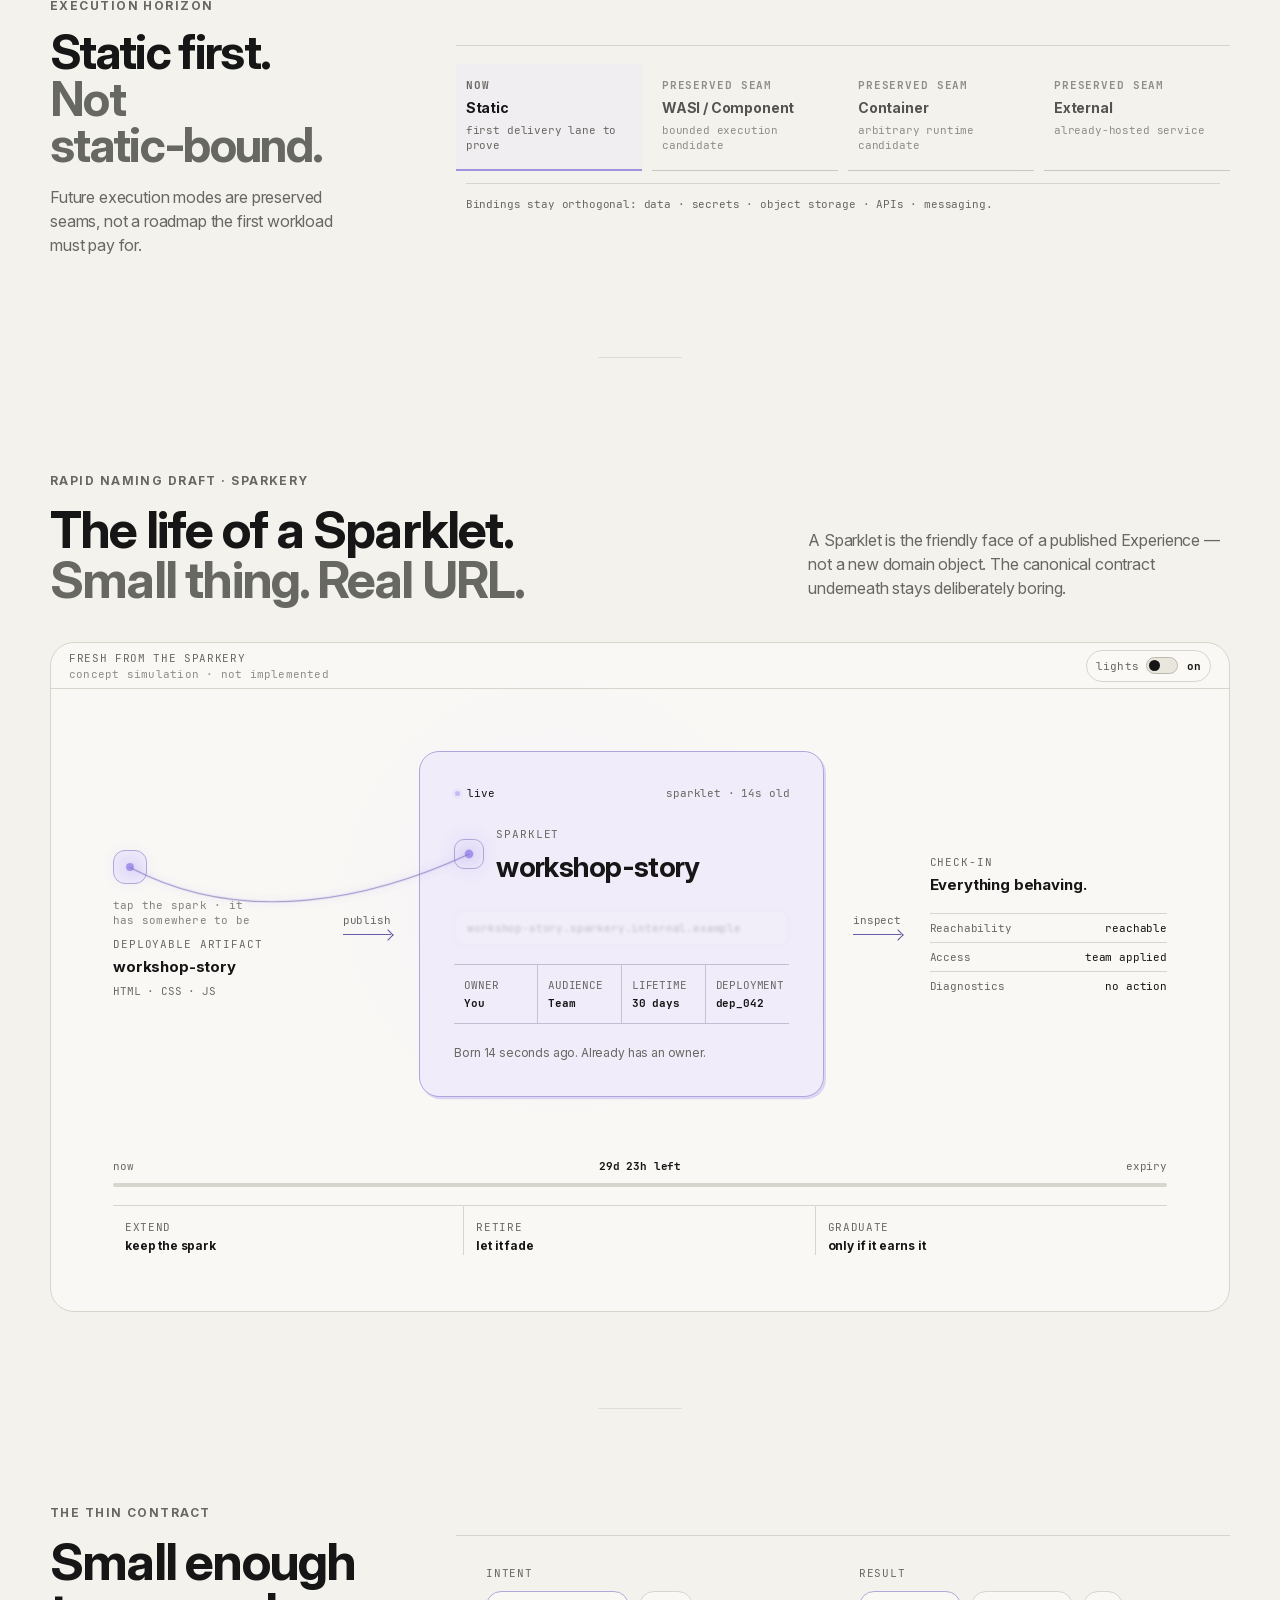
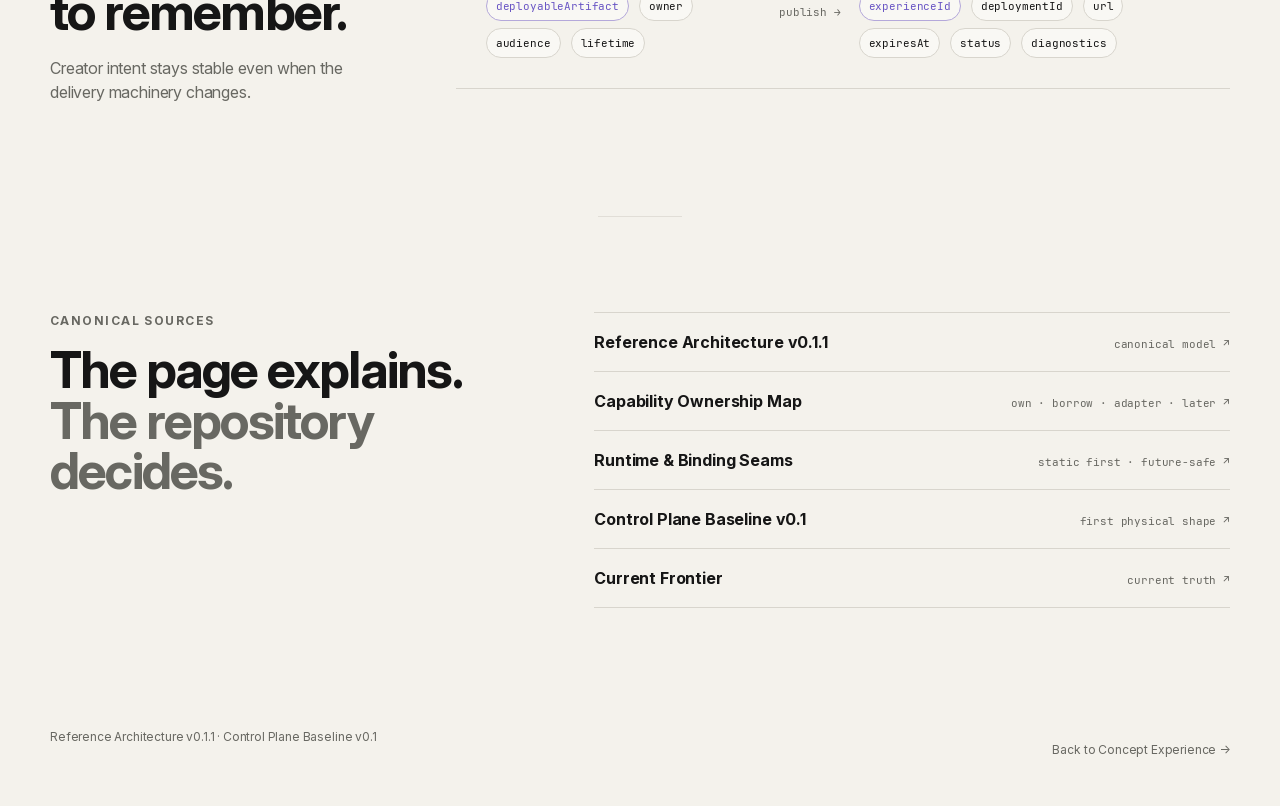
<file: agentic-experience-platform/architecture.html>
<!doctype html>
<html lang="en">
<head>
  <meta charset="utf-8" />
  <meta name="viewport" content="width=device-width, initial-scale=1" />
  <meta name="color-scheme" content="light dark" />
  <title>Reference Architecture — Agentic Experience Platform</title>
  <meta
    name="description"
    content="The provisional reference architecture for the Agentic Experience Platform: own the contract, borrow the machinery."
  />
  <link rel="preload" href="./fonts/InterVariable.woff2" as="font" type="font/woff2" crossorigin />
  <link rel="stylesheet" href="./tokens.css?v=1e5e0779ee00" />
  <link rel="stylesheet" href="./styles.css?v=1e5e0779ee00" />
  <link rel="stylesheet" href="./architecture.css?v=1e5e0779ee00" />
  <meta name="aep-build" content="1e5e0779ee00" />
</head>
<body class="architecture-page">
  <a class="skip-link" href="#main">Skip to content</a>

  <header class="topbar">
    <a class="brand architecture-brand" href="./index.html" aria-label="Agentic Experience Platform overview">
      <span class="brand-mark" aria-hidden="true"></span>
      <span class="brand-full">Agentic Experience Platform</span><abbr class="brand-compact" title="Agentic Experience Platform">AEP</abbr>
    </a>

    <nav class="topbar-actions architecture-nav" aria-label="Architecture view controls">
      <a class="architecture-nav-link" href="./index.html">Overview</a>
      <span class="architecture-nav-current" aria-current="page">Architecture</span>
      <button class="mode-toggle" id="depthToggle" type="button" aria-pressed="false">
        <span class="mode-dot" aria-hidden="true"></span>
        <span id="depthLabel">Executive</span>
      </button>
      <div class="language-rail" role="group" aria-label="Language">
        <button class="language-option" type="button" data-language="de" aria-pressed="false" aria-label="Deutsch">DE</button>
        <span class="language-divider" aria-hidden="true"></span>
        <button class="language-option" type="button" data-language="en" aria-pressed="true" aria-label="English">EN</button>
      </div>
    </nav>
  </header>

  <main id="main">
    <section class="section-shell architecture-hero">
      <div class="architecture-hero-copy">
        <div class="eyebrow">Reference architecture · v0.1.1</div>
        <h1 class="architecture-title">Own the contract.<br /><span>Borrow the machinery.</span></h1>
        <p class="hero-lead">
          A thin internal publishing lane for deployable web experiences.
        </p>
        <div class="architecture-status">
          <span class="architecture-status-dot" aria-hidden="true"></span>
          Logical model provisional · local baseline accepted
        </div>
      </div>
    </section>

    <section class="section-shell architecture-map-section" id="architecture">
      <div class="architecture-map-heading">
        <div>
          <div class="eyebrow">Logical architecture</div>
          <h2>One owned seam.<br /><span>Commodity machinery around it.</span></h2>
        </div>
        <p>
          Responsibilities are separated so product meaning stays stable while infrastructure remains replaceable.
        </p>
      </div>

      <figure class="architecture-figure">
        <div class="architecture-figure-head">
          <span>Responsibility stack</span>
          <small><span class="architecture-wide-hint">not deployment topology</span><span class="architecture-swipe-hint">mobile composition</span></small>
        </div>

        <div class="architecture-mobile-view-switch" id="mobileArchitectureView" role="group" aria-label="Architecture view">
          <span>View</span>
          <div>
            <button type="button" id="mobileArchitectureLinear" aria-controls="architectureMobile architectureScroll" aria-pressed="true">Linear</button>
            <button type="button" id="mobileArchitectureSpatial" aria-controls="architectureMobile architectureScroll" aria-pressed="false">Spatial</button>
          </div>
        </div>
        <div class="architecture-mobile-spatial-hint" id="mobileSpatialHint" hidden>Pan to inspect the full stack · pinch to zoom</div>

        <div class="stack-controls" id="stackControls" hidden><span>Inspect the platform</span><div><button type="button" id="stackAssemble" aria-controls="architectureScroll" aria-pressed="false">Assemble</button><button type="button" id="stackExpand" aria-controls="architectureScroll" aria-pressed="true">Expand layers</button></div></div>
        <div class="architecture-canvas-scroll" id="architectureScroll">
          <svg class="architecture-canvas architecture-stack" viewBox="0 0 1280 910" role="img" aria-labelledby="architectureSvgTitle architectureSvgDescription"><title id="architectureSvgTitle">Reference architecture responsibility stack</title><desc id="architectureSvgDescription">Five shared-footprint levels: Publish Contract, Control Plane, peer Identity / Policy and Delivery adapters, Artifact Store, Experience Edge. The stack groups responsibilities; explicit dependency paths below distinguish actual relationships from spatial order. Raised surface details create tactile semantic zones, and one representative Sparklet trace demonstrates the publish-to-edge path without replacing the dependency map below.</desc><text class="architecture-side-title stack-context" x="48" y="88">Clients</text><g class="stack-context"><g class="architecture-client"><rect x="48" y="114" width="180" height="46" rx="10"></rect><text x="66" y="143">Human</text></g><g class="architecture-client"><rect x="48" y="176" width="180" height="46" rx="10"></rect><text x="66" y="205">Agent</text></g><g class="architecture-client"><rect x="48" y="238" width="180" height="46" rx="10"></rect><text x="66" y="267">CLI</text></g><g class="architecture-client"><rect x="48" y="300" width="180" height="46" rx="10"></rect><text x="66" y="329">Portal</text></g></g><text x="330" y="36" class="architecture-side-title">One platform · five responsibility levels</text><g data-exploded data-origin="530 610" data-gap="120"><g class="iso-module iso-borrow" data-part="edge" data-rect="0 0 200 200" data-z="0" data-t="26" style="--stack-close:0px" data-level="0" data-center="530 710" data-width="400"><polygon class="iso-top" points="330,710 530,610 730,710 530,810"></polygon><polygon class="iso-left" points="330,710 530,810 530,836 330,736"></polygon><polygon class="iso-right" points="530,810 730,710 730,736 530,836"></polygon><g class="stack-surface-rim"><polygon class="stack-rim" points="350,709.2 530,619.2 710,709.2 530,799.2"></polygon></g><g class="stack-surface-details" data-detail="edge"><polygon class="stack-detail-side stack-detail-side-left origin-well" points="378,706 428,731 428,735 378,710"></polygon><polygon class="stack-detail-side stack-detail-side-right origin-well" points="428,731 478,706 478,710 428,735"></polygon><polygon class="stack-detail stack-detail-top origin-well" points="378,706 428,681 478,706 428,731"></polygon><polygon class="stack-detail origin-interior sparklet-home" points="396,705 428,689 460,705 428,721"></polygon><polygon class="stack-detail-side stack-detail-side-left origin-well" points="460,719 510,744 510,748 460,723"></polygon><polygon class="stack-detail-side stack-detail-side-right origin-well" points="510,744 560,719 560,723 510,748"></polygon><polygon class="stack-detail stack-detail-top origin-well" points="460,719 510,694 560,719 510,744"></polygon><polygon class="stack-detail origin-interior" points="478,718 510,702 542,718 510,734"></polygon><polygon class="stack-detail-side stack-detail-side-left origin-well" points="542,732 592,757 592,761 542,736"></polygon><polygon class="stack-detail-side stack-detail-side-right origin-well" points="592,757 642,732 642,736 592,761"></polygon><polygon class="stack-detail stack-detail-top origin-well" points="542,732 592,707 642,732 592,757"></polygon><polygon class="stack-detail origin-interior" points="560,731 592,715 624,731 592,747"></polygon></g><g class="stack-label"><circle cx="730" cy="720" r="2"></circle><path d="M736 720 H784"></path><text x="800" y="694" class="stack-owner">BORROW / ADAPT</text><text x="800" y="719" class="stack-name">Experience Edge</text><text x="800" y="741" class="stack-note">routing · protection · origin isolation</text></g></g><g class="iso-module iso-borrow" data-part="store" data-rect="0 0 200 200" data-z="140" data-t="18" style="--stack-close:120px" data-level="1" data-center="530 570" data-width="400"><polygon class="iso-top" points="330,570 530,470 730,570 530,670"></polygon><polygon class="iso-left" points="330,570 530,670 530,688 330,588"></polygon><polygon class="iso-right" points="530,670 730,570 730,588 530,688"></polygon><g class="stack-surface-rim"><polygon class="stack-rim" points="350,569.2 530,479.2 710,569.2 530,659.2"></polygon></g><g class="stack-surface-details" data-detail="store"><polygon class="stack-detail-side stack-detail-side-left artifact" points="370,569 416,592 416,599 370,576"></polygon><polygon class="stack-detail-side stack-detail-side-right artifact" points="416,592 476,562 476,569 416,599"></polygon><polygon class="stack-detail stack-detail-top artifact" points="370,569 430,539 476,562 416,592"></polygon><path class="stack-detail-line artifact-line" d="M420 553 L445 565.5"></path><path class="stack-detail-line artifact-line" d="M406 560 L423 568.5"></path><polygon class="stack-detail-side stack-detail-side-left artifact" points="450,581 496,604 496,611 450,588"></polygon><polygon class="stack-detail-side stack-detail-side-right artifact" points="496,604 556,574 556,581 496,611"></polygon><polygon class="stack-detail stack-detail-top artifact" points="450,581 510,551 556,574 496,604"></polygon><path class="stack-detail-line artifact-line" d="M500 565 L525 577.5"></path><path class="stack-detail-line artifact-line" d="M486 572 L503 580.5"></path><polygon class="stack-detail-side stack-detail-side-left artifact" points="530,593 576,616 576,623 530,600"></polygon><polygon class="stack-detail-side stack-detail-side-right artifact" points="576,616 636,586 636,593 576,623"></polygon><polygon class="stack-detail stack-detail-top artifact" points="530,593 590,563 636,586 576,616"></polygon><path class="stack-detail-line artifact-line" d="M580 577 L605 589.5"></path><path class="stack-detail-line artifact-line" d="M566 584 L583 592.5"></path></g><g class="stack-label"><circle cx="730" cy="580" r="2"></circle><path d="M736 580 H784"></path><text x="800" y="554" class="stack-owner">BORROW</text><text x="800" y="579" class="stack-name">Artifact Store</text><text x="800" y="601" class="stack-note">immutable deployable output</text></g></g><g class="iso-module iso-adapter" data-part="adapters" data-rect="0 0 200 200" data-z="280" data-t="22" style="--stack-close:240px" data-level="2" data-center="530 430" data-width="400"><polygon class="iso-top" points="330,430 530,330 730,430 530,530"></polygon><polygon class="iso-left" points="330,430 530,530 530,552 330,452"></polygon><polygon class="iso-right" points="530,530 730,430 730,452 530,552"></polygon><g class="stack-surface-rim"><polygon class="stack-rim" points="350,429.2 530,339.2 710,429.2 530,519.2"></polygon></g><g class="stack-surface-details" data-detail="adapters"><polygon class="stack-detail-side stack-detail-side-left adapter-slot" points="368,428 442,465 442,470 368,433"></polygon><polygon class="stack-detail-side stack-detail-side-right adapter-slot" points="442,465 516,428 516,433 442,470"></polygon><polygon class="stack-detail stack-detail-top adapter-slot" points="368,428 442,391 516,428 442,465"></polygon><polygon class="stack-detail-side stack-detail-side-left adapter-slot" points="524,436 600,474 600,479 524,441"></polygon><polygon class="stack-detail-side stack-detail-side-right adapter-slot" points="600,474 676,436 676,441 600,479"></polygon><polygon class="stack-detail stack-detail-top adapter-slot" points="524,436 600,398 676,436 600,474"></polygon><polygon class="stack-detail policy" points="410,427 442,411 474,427 442,443"></polygon><path class="stack-detail-line policy-check" d="M433 421.5 L433 428.5"></path><path class="stack-detail-line policy-check" d="M433 428.5 L459 427.5"></path><polygon class="stack-detail delivery" points="570,436 602,420 634,436 602,452"></polygon><path class="stack-detail-line delivery-line" d="M586 427 L618 443"></path><path class="stack-detail-line delivery-line" d="M618 427 L586 443"></path></g><g class="stack-label"><circle cx="730" cy="440" r="2"></circle><path d="M736 440 H784"></path><text x="800" y="414" class="stack-owner">ADAPT</text><text x="800" y="439" class="stack-name">Identity / Policy · Delivery</text><text x="800" y="461" class="stack-note">trusted enforcement · artifact activation</text></g></g><g class="iso-module iso-owned iso-control" data-part="control" data-rect="0 0 200 200" data-z="420" data-t="30" style="--stack-close:360px" data-level="3" data-center="530 290" data-width="400"><polygon class="iso-top" points="330,290 530,190 730,290 530,390"></polygon><polygon class="iso-left" points="330,290 530,390 530,420 330,320"></polygon><polygon class="iso-right" points="530,390 730,290 730,320 530,420"></polygon><g class="stack-surface-rim"><polygon class="stack-rim" points="350,289.2 530,199.2 710,289.2 530,379.2"></polygon></g><g class="stack-surface-details" data-detail="control"><polygon class="stack-detail-side stack-detail-side-left record" points="388,291 486,340 486,348 388,299"></polygon><polygon class="stack-detail-side stack-detail-side-right record" points="486,340 586,290 586,298 486,348"></polygon><polygon class="stack-detail stack-detail-top record" points="388,291 488,241 586,290 486,340"></polygon><path class="stack-detail-line record-line" d="M482 263 L538 291"></path><path class="stack-detail-line record-line" d="M460 274 L516 302"></path><path class="stack-detail-line record-line" d="M438 285 L494 313"></path><polygon class="stack-detail-side stack-detail-side-left record-field" points="554,319 590,337 590,342 554,324"></polygon><polygon class="stack-detail-side stack-detail-side-right record-field" points="590,337 608,328 608,333 590,342"></polygon><polygon class="stack-detail stack-detail-top record-field" points="554,319 572,310 608,328 590,337"></polygon><polygon class="stack-detail-side stack-detail-side-left record-field" points="524,334 560,352 560,357 524,339"></polygon><polygon class="stack-detail-side stack-detail-side-right record-field" points="560,352 578,343 578,348 560,357"></polygon><polygon class="stack-detail stack-detail-top record-field" points="524,334 542,325 578,343 560,352"></polygon><polygon class="stack-detail-side stack-detail-side-left record-field" points="494,349 530,367 530,372 494,354"></polygon><polygon class="stack-detail-side stack-detail-side-right record-field" points="530,367 548,358 548,363 530,372"></polygon><polygon class="stack-detail stack-detail-top record-field" points="494,349 512,340 548,358 530,367"></polygon></g><g class="stack-label"><circle cx="730" cy="300" r="2"></circle><path d="M736 300 H784"></path><text x="800" y="274" class="stack-owner">OWN</text><text x="800" y="299" class="stack-name">Control Plane</text><text x="800" y="321" class="stack-note">ownership · lifetime · lifecycle</text></g></g><g class="iso-module iso-owned iso-publish" data-part="publish" data-rect="0 0 200 200" data-z="560" data-t="18" style="--stack-close:480px" data-level="4" data-center="530 150" data-width="400"><polygon class="iso-top" points="330,150 530,50 730,150 530,250"></polygon><polygon class="iso-left" points="330,150 530,250 530,268 330,168"></polygon><polygon class="iso-right" points="530,250 730,150 730,168 530,268"></polygon><g class="stack-surface-rim"><polygon class="stack-rim" points="350,149.2 530,59.2 710,149.2 530,239.2"></polygon></g><g class="stack-surface-details" data-detail="publish"><polygon class="stack-detail-side stack-detail-side-left intent-card" points="414,142 532,201 532,207 414,148"></polygon><polygon class="stack-detail-side stack-detail-side-right intent-card" points="532,201 648,143 648,149 532,207"></polygon><polygon class="stack-detail stack-detail-top intent-card" points="414,142 530,84 648,143 532,201"></polygon><path class="stack-detail-line intent-copy" d="M526 107 L600 144"></path><path class="stack-detail-line intent-copy" d="M504 118 L578 155"></path><path class="stack-detail-line intent-copy" d="M482 129 L556 166"></path><polygon class="stack-detail-side stack-detail-side-left intent-action" points="498,169 526,183 526,186 498,172"></polygon><polygon class="stack-detail-side stack-detail-side-right intent-action" points="526,183 542,175 542,178 526,186"></polygon><polygon class="stack-detail stack-detail-top intent-action" points="498,169 514,161 542,175 526,183"></polygon></g><g class="stack-label"><circle cx="730" cy="160" r="2"></circle><path d="M736 160 H784"></path><text x="800" y="134" class="stack-owner">OWN</text><text x="800" y="159" class="stack-name">Publish Contract</text><text x="800" y="181" class="stack-note">intent in · result out</text></g></g><path id="stackSparkletJourney" class="stack-sparklet-journey" d="M620 159 L620 299 L620 439 L620 579 L620 719"></path><g class="stack-sparklet-traveler" aria-hidden="true"><circle class="stack-sparklet-aura" r="13"></circle><polygon class="stack-sparklet-core" points="-8,0 0,-4 8,0 0,4"></polygon></g><g class="stack-sparklet-port" data-port="edge" transform="translate(620 719)"><polygon points="-8,0 0,-4 8,0 0,4"></polygon><circle r="1.8"></circle></g><g class="stack-sparklet-port" data-port="store" transform="translate(620 579)"><polygon points="-8,0 0,-4 8,0 0,4"></polygon><circle r="1.8"></circle></g><g class="stack-sparklet-port" data-port="adapters" transform="translate(620 439)"><polygon points="-8,0 0,-4 8,0 0,4"></polygon><circle r="1.8"></circle></g><g class="stack-sparklet-port" data-port="control" transform="translate(620 299)"><polygon points="-8,0 0,-4 8,0 0,4"></polygon><circle r="1.8"></circle></g><g class="stack-sparklet-port" data-port="publish" transform="translate(620 159)"><polygon points="-8,0 0,-4 8,0 0,4"></polygon><circle r="1.8"></circle></g></g><text class="architecture-side-title stack-context" x="800" y="778">Published experiences</text><g class="stack-context"><g class="architecture-origin"><rect x="800" y="800" width="136" height="60" rx="10"></rect><text x="812" y="825">experience-a</text><text x="812" y="845" class="architecture-origin-note">isolated origin</text></g><g class="architecture-origin"><rect x="952" y="800" width="136" height="60" rx="10"></rect><text x="964" y="825">experience-b</text><text x="964" y="845" class="architecture-origin-note">isolated origin</text></g><g class="architecture-origin"><rect x="1104" y="800" width="136" height="60" rx="10"></rect><text x="1116" y="825">experience-c</text><text x="1116" y="845" class="architecture-origin-note">isolated origin</text></g></g><g class="stack-assembled-label" aria-hidden="true"><text x="800" y="672" class="stack-name">One assembled platform</text><text x="800" y="698" class="stack-note">Expand to inspect responsibilities.</text></g></svg>
        </div>

        <div class="architecture-mobile" id="architectureMobile" role="img" aria-label="Mobile reference architecture. Clients send publish intent into the owned Publish Contract and Control Plane. Identity and delivery adapters connect the core to borrowed machinery. The Experience Edge serves isolated published experiences.">
          <div class="mobile-arch-clients">
            <div class="mobile-arch-kicker">Clients</div>
            <div class="mobile-client-row">
              <span>Human</span>
              <span>Agent</span>
              <span>CLI</span>
              <span>Portal</span>
            </div>
          </div>

          <div class="mobile-arch-transition">
            <span>publish intent</span>
            <i aria-hidden="true"></i>
          </div>

          <section class="mobile-arch-zone mobile-arch-owned-zone">
            <div class="mobile-arch-zone-label">Own · product meaning</div>

            <div class="mobile-arch-node extrude extrude-own mobile-arch-node-owned">
              <small>Contract</small>
              <strong>Publish Contract</strong>
              <span>intent in · result out</span>
            </div>

            <div class="mobile-stack-gap" aria-hidden="true"></div>

            <div class="mobile-arch-node extrude extrude-own mobile-arch-node-owned mobile-arch-node-primary">
              <small>Control</small>
              <strong>Control Plane</strong>
              <span>identity · lineage · lifetime · lifecycle</span>
            </div>
          </section>

          <div class="mobile-arch-transition mobile-arch-transition-soft">
            <span>environment seams</span>
            <i aria-hidden="true"></i>
          </div>

          <section class="mobile-arch-zone mobile-arch-machinery-zone">
            <div class="mobile-arch-zone-label">Adapt / Borrow · machinery</div>

            <div class="mobile-stack-adapters">
              <div class="mobile-arch-node extrude extrude-adapt mobile-arch-node-adapter"><small>Shared adapter level</small><strong>Identity / Policy · Delivery</strong><span>trusted enforcement · artifact activation</span></div>
            </div>
            <div class="mobile-stack-gap" aria-hidden="true"></div>
            <div class="mobile-arch-node extrude extrude-borrow mobile-arch-node-borrow mobile-arch-node-store"><small>Borrow</small><strong>Artifact Store</strong><span>immutable deployable output</span></div>
            <div class="mobile-stack-gap" aria-hidden="true"></div>
            <div class="mobile-arch-node extrude extrude-borrow mobile-arch-node-borrow mobile-arch-node-edge"><small>Borrow / adapt</small><strong>Experience Edge</strong><span>routing · protection · origin isolation</span></div>
          </section>

          <div class="mobile-arch-transition">
            <span>protected URL</span>
            <i aria-hidden="true"></i>
          </div>

          <div class="mobile-arch-origins">
            <div class="mobile-arch-kicker">Published experiences</div>
            <div class="mobile-origin-row">
              <span><b>a</b><small>isolated</small></span>
              <span><b>b</b><small>isolated</small></span>
              <span><b>c</b><small>isolated</small></span>
            </div>
          </div>
        </div>

        <div class="architecture-dependencies"><div><strong>Actual relationships</strong><small>Stack order is not call order.</small></div><ul><li>Clients → Publish Contract → Control Plane</li><li>Control Plane → Identity / Policy + Delivery</li><li>Delivery → Artifact Store → Experience Edge</li><li>Identity / Policy → Experience Edge</li><li>Experience Edge → isolated origins</li></ul></div><figcaption class="architecture-legend">
          <span><i class="legend-swatch legend-owned"></i><strong>Own</strong> product meaning</span>
          <span><i class="legend-swatch legend-adapter"></i><strong>Adapt</strong> environment seams</span>
          <span><i class="legend-swatch legend-borrow"></i><strong>Borrow</strong> commodity machinery</span>
          <span class="architecture-legend-note">Responsibilities, not mandatory services.</span>
        </figcaption>
      </figure>

      <div class="architecture-nerd-note nerd-only">
        <div class="depth-label">Nerd depth</div>
        <p>
          The first physical implementation is now intentionally one ASP.NET Core deployable plus one test project.
          Split only when isolation, scaling, failure domains or ownership make it necessary.
        </p>
      </div>
    </section>


    <section class="section-shell baseline-section" id="physicalBaseline">
      <div class="baseline-heading">
        <div>
          <div class="eyebrow">Physical baseline · v0.1</div>
          <h2>One control plane.<br /><span>Three ways in.</span></h2>
        </div>
        <p>
          The logical architecture stays modular. The first physical implementation deliberately does not.
        </p>
      </div>

      <div class="baseline-board">
        <div class="baseline-board-head">
          <span>Local walking skeleton</span>
          <small>accepted baseline · not enterprise rollout</small>
        </div>

        <div class="baseline-flow" role="img" aria-label="A human web surface and a machine HTTP surface enter the same ASP.NET Core application use cases, backed by relational metadata and thin infrastructure seams.">
<div class="baseline-entries">          <div class="baseline-entry">
            <span class="baseline-meta">HUMAN</span>
            <strong>Web surface</strong>
            <small>S1 smoke: Razor Pages</small>
          </div>

          <div class="baseline-entry">
            <span class="baseline-meta">MACHINE</span>
            <strong>HTTP surface</strong>
            <small>S1/S2 path: Minimal API</small>
          </div>

</div>          <div class="baseline-flow-arrow" aria-hidden="true">→</div>

          <div class="baseline-core extrude extrude-own">
            <span class="baseline-meta">ONE ASP.NET CORE DEPLOYABLE</span>
            <strong>Shared application use cases</strong>
            <span>Experience · Deployment</span>
            <span>Publish · Inspect · Extend · Retire</span>
            <span class="baseline-core-data">relational metadata · EF Core</span>
          </div>

          <div class="baseline-flow-arrow" aria-hidden="true">→</div>

          <div class="baseline-borrow">
            <span class="baseline-meta">THIN SEAMS</span>
            <strong>Borrow the machinery</strong>
            <span>identity</span>
            <span>storage</span>
            <span>delivery</span>
          </div>
        </div>

        <div class="baseline-board-note">
          <strong>One deployable + one test project.</strong>
          <span>Split only when a real security, scaling, failure or ownership boundary earns it.</span>
        </div>
      </div>

      <div class="runtime-horizon">
        <div class="runtime-horizon-copy">
          <div class="eyebrow">Execution horizon</div>
          <h3>Static first.<br /><span>Not static‑bound.</span></h3>
          <p>Future execution modes are preserved seams, not a roadmap the first workload must pay for.</p>
        </div>

        <div class="runtime-horizon-body">
          <div class="runtime-lane runtime-lane-current">
            <small>NOW</small>
            <strong>Static</strong>
            <span>first delivery lane to prove</span>
          </div>

          <div class="runtime-lane runtime-lane-future">
            <small>PRESERVED SEAM</small>
            <strong>WASI / Component</strong>
            <span>bounded execution candidate</span>
          </div>

          <div class="runtime-lane runtime-lane-future">
            <small>PRESERVED SEAM</small>
            <strong>Container</strong>
            <span>arbitrary runtime candidate</span>
          </div>

          <div class="runtime-lane runtime-lane-future">
            <small>PRESERVED SEAM</small>
            <strong>External</strong>
            <span>already-hosted service</span>
          </div>
          <p class="runtime-binding-note">Bindings stay orthogonal: data · secrets · object storage · APIs · messaging.</p>
        </div>
      </div>
    </section>


    <section class="section-shell sparklet-section" id="sparkletLife">
      <div class="sparklet-heading">
        <div>
          <div class="eyebrow">Rapid naming draft · Sparkery</div>
          <h2>The life of a Sparklet.<br /><span>Small thing. Real URL.</span></h2>
        </div>
        <p>
          A Sparklet is the friendly face of a published Experience — not a new domain object.
          The canonical contract underneath stays deliberately boring.
        </p>
      </div>

      <div class="sparklet-stage" role="region" aria-label="Concept simulation showing a deployable artifact published as a Sparklet, inspected while live, and reaching a lifetime decision to extend, retire or graduate if justified.">
        <div class="sparklet-stage-head">
          <div class="sparklet-stage-meta">
            <span>Fresh from the Sparkery</span>
            <small>concept simulation · not implemented</small>
          </div>
          <div class="sparklet-stage-tools">
            <span class="sparklet-night-whisper" id="sparkletNightWhisper" aria-hidden="true">Some things are easier to see in the dark.</span>
            <button class="sparklet-light-switch" id="sparkletLights" type="button" aria-pressed="false" aria-label="Turn Sparkery lights out">
              <span>lights</span>
              <span class="sparklet-switch-track" aria-hidden="true"><i></i></span>
              <strong id="sparkletLightsLabel">on</strong>
            </button>
          </div>
        </div>

        <div class="sparklet-runtime" id="sparkletRuntime">
          <span class="sparklet-flight" id="sparkletFlight" aria-hidden="true" hidden>✦</span>

          <div class="sparklet-source">
            <button class="sparklet-glyph sparklet-trigger" id="sparkletSourceSpark" type="button" aria-label="Push this Sparklet to the runtime">
              <span class="sparklet-core" aria-hidden="true"></span>
            </button>
            <span class="sparklet-trigger-hint">tap the spark · it has somewhere to be</span>
            <small>Deployable artifact</small>
            <strong>workshop-story</strong>
            <span>HTML · CSS · JS</span>
          </div>

          <div class="sparklet-hop" aria-hidden="true">
            <span>publish</span>
            <i></i>
          </div>

          <article class="sparklet-live extrude extrude-experience" id="sparkletLive">
            <div class="sparklet-live-topline">
              <span class="sparklet-live-status"><i aria-hidden="true"></i> live</span>
              <span>sparklet · 14s old</span>
            </div>

            <div class="sparklet-live-title">
              <span class="sparklet-glyph sparklet-glyph-small" id="sparkletTargetSpark" aria-hidden="true"><span class="sparklet-core"></span></span>
              <div>
                <small>Sparklet</small>
                <h3>workshop-story</h3>
              </div>
            </div>

            <code class="sparklet-live-url">workshop-story.sparkery.internal.example</code>

            <div class="sparklet-facts">
              <span><small>Owner</small><strong>You</strong></span>
              <span><small>Audience</small><strong>Team</strong></span>
              <span><small>Lifetime</small><strong>30 days</strong></span>
              <span><small>Deployment</small><strong>dep_042</strong></span>
            </div>

            <p>Born 14 seconds ago. Already has an owner.</p>
          </article>

          <div class="sparklet-hop sparklet-hop-inspect" aria-hidden="true">
            <span>inspect</span>
            <i></i>
          </div>

          <div class="sparklet-inspect">
            <small>Check-in</small>
            <strong>Everything behaving.</strong>
            <dl>
              <div><dt>Reachability</dt><dd>reachable</dd></div>
              <div><dt>Access</dt><dd>team applied</dd></div>
              <div><dt>Diagnostics</dt><dd>no action</dd></div>
            </dl>
          </div>
        </div>

        <div class="sparklet-lifetime">
          <div class="sparklet-lifetime-labels">
            <span>now</span>
            <strong>29d 23h left</strong>
            <span>expiry</span>
          </div>
          <div class="sparklet-lifetime-rail" aria-hidden="true">
            <i></i>
          </div>
          <div class="sparklet-outcomes">
            <span><small>Extend</small><strong>keep the spark</strong></span>
            <span><small>Retire</small><strong>let it fade</strong></span>
            <span><small>Graduate</small><strong>only if it earns it</strong></span>
          </div>
        </div>

        <div class="sparklet-canonical nerd-only">
          <span class="depth-label">Under the nickname</span>
          <p><strong>Sparklet</strong> maps to the existing Experience + active Deployment semantics. Sparkery is presentation language; the API does not need whimsy.</p>
        </div>
      </div>
    </section>

    <section class="section-shell architecture-contract-section" id="contract">
      <div class="architecture-contract-copy">
        <div class="eyebrow">The thin contract</div>
        <h2>Small enough to remember.</h2>
        <p>Creator intent stays stable even when the delivery machinery changes.</p>
      </div>

      <div class="contract-ribbon" aria-label="Publish contract summary">
        <div class="contract-ribbon-group">
          <small>Intent</small>
          <strong>deployableArtifact</strong>
          <span>owner</span>
          <span>audience</span>
          <span>lifetime</span>
        </div>
        <div class="contract-ribbon-action" aria-hidden="true">
          <span class="contract-action-wide">publish →</span>
          <span class="contract-action-mobile">publish ↓</span>
        </div>
        <div class="contract-ribbon-group contract-ribbon-result">
          <small>Result</small>
          <strong>experienceId</strong>
          <span>deploymentId</span>
          <span>url</span>
          <span>expiresAt</span>
          <span>status</span>
          <span>diagnostics</span>
        </div>
      </div>

      <div class="architecture-open nerd-only">
        <div>
          <div class="depth-label">Still deliberately open</div>
          <p>Storage substrate · concrete metadata database · identity/audience integration · URL/origin strategy · cleanup scheduler · agent authentication · exact inspect contract.</p>
        </div>
        <a class="architecture-source-link" href="https://github.com/jdistlr/agentic-experience-platform/blob/main/state/ARCHITECTURE-QUESTIONS.md">
          Open architecture questions ↗
        </a>
      </div>
    </section>

    <section class="section-shell architecture-sources">
      <div>
        <div class="eyebrow">Canonical sources</div>
        <h2>The page explains.<br /><span>The repository decides.</span></h2>
      </div>
      <div class="architecture-source-list">
        <a href="https://github.com/jdistlr/agentic-experience-platform/blob/main/docs/18-reference-architecture-v0.1.md">
          <span>Reference Architecture v0.1.1</span><small>canonical model ↗</small>
        </a>
        <a href="https://github.com/jdistlr/agentic-experience-platform/blob/main/docs/19-capability-ownership-map.md">
          <span>Capability Ownership Map</span><small>own · borrow · adapter · later ↗</small>
        </a>
        <a href="https://github.com/jdistlr/agentic-experience-platform/blob/main/docs/20-runtime-and-binding-seams.md">
          <span>Runtime & Binding Seams</span><small>static first · future-safe ↗</small>
        </a>
        <a href="https://github.com/jdistlr/agentic-experience-platform/blob/main/docs/21-control-plane-baseline-v0.1.md">
          <span>Control Plane Baseline v0.1</span><small>first physical shape ↗</small>
        </a>
        <a href="https://github.com/jdistlr/agentic-experience-platform/blob/main/state/FRONTIER.md">
          <span>Current Frontier</span><small>current truth ↗</small>
        </a>
      </div>
    </section>
  </main>

  <footer class="footer architecture-footer">
    <span>Reference Architecture v0.1.1 · Control Plane Baseline v0.1</span>
    <a href="./index.html">Back to Concept Experience →</a>
  </footer>

  <script src="./i18n.js?v=1e5e0779ee00"></script>
  <script src="./app.js?v=1e5e0779ee00"></script>
  <script src="./architecture.js?v=1e5e0779ee00"></script>
  <script src="./spec-grid.js?v=1e5e0779ee00"></script>
</body>
</html>
</file>
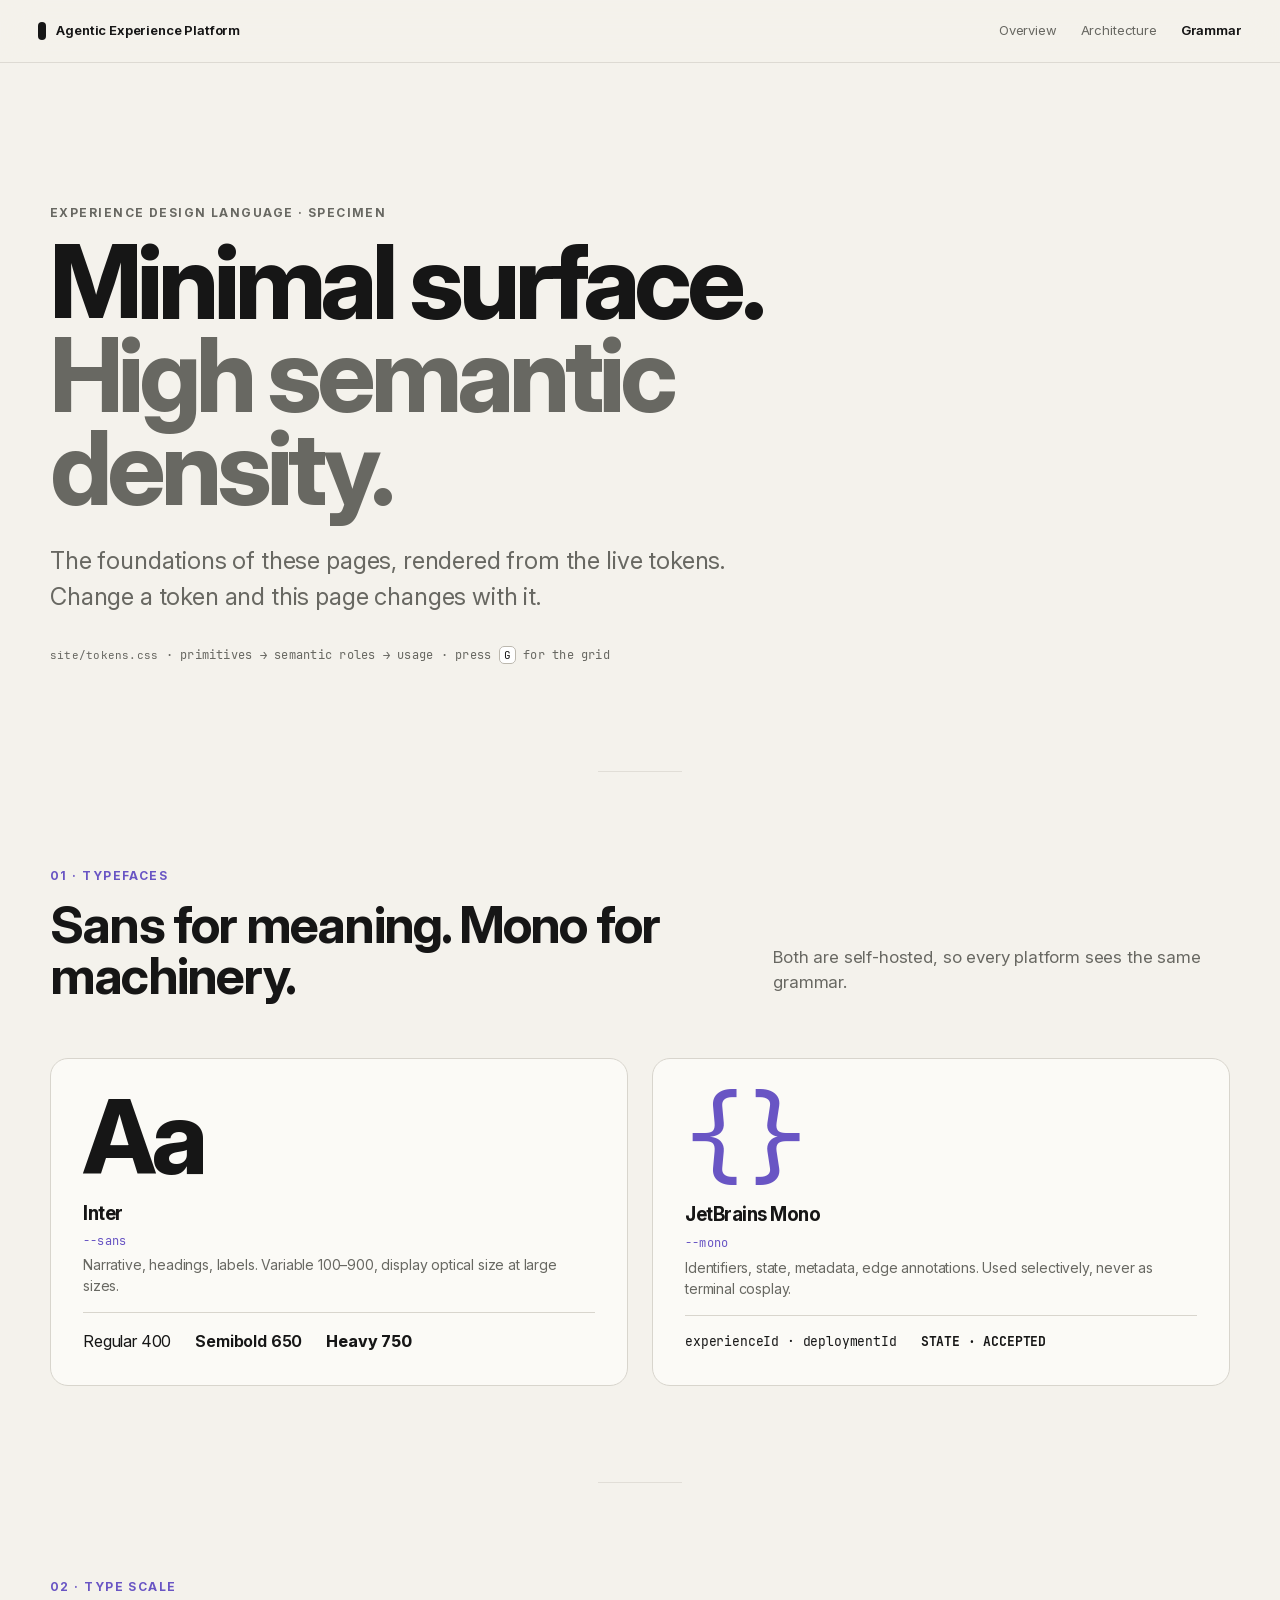
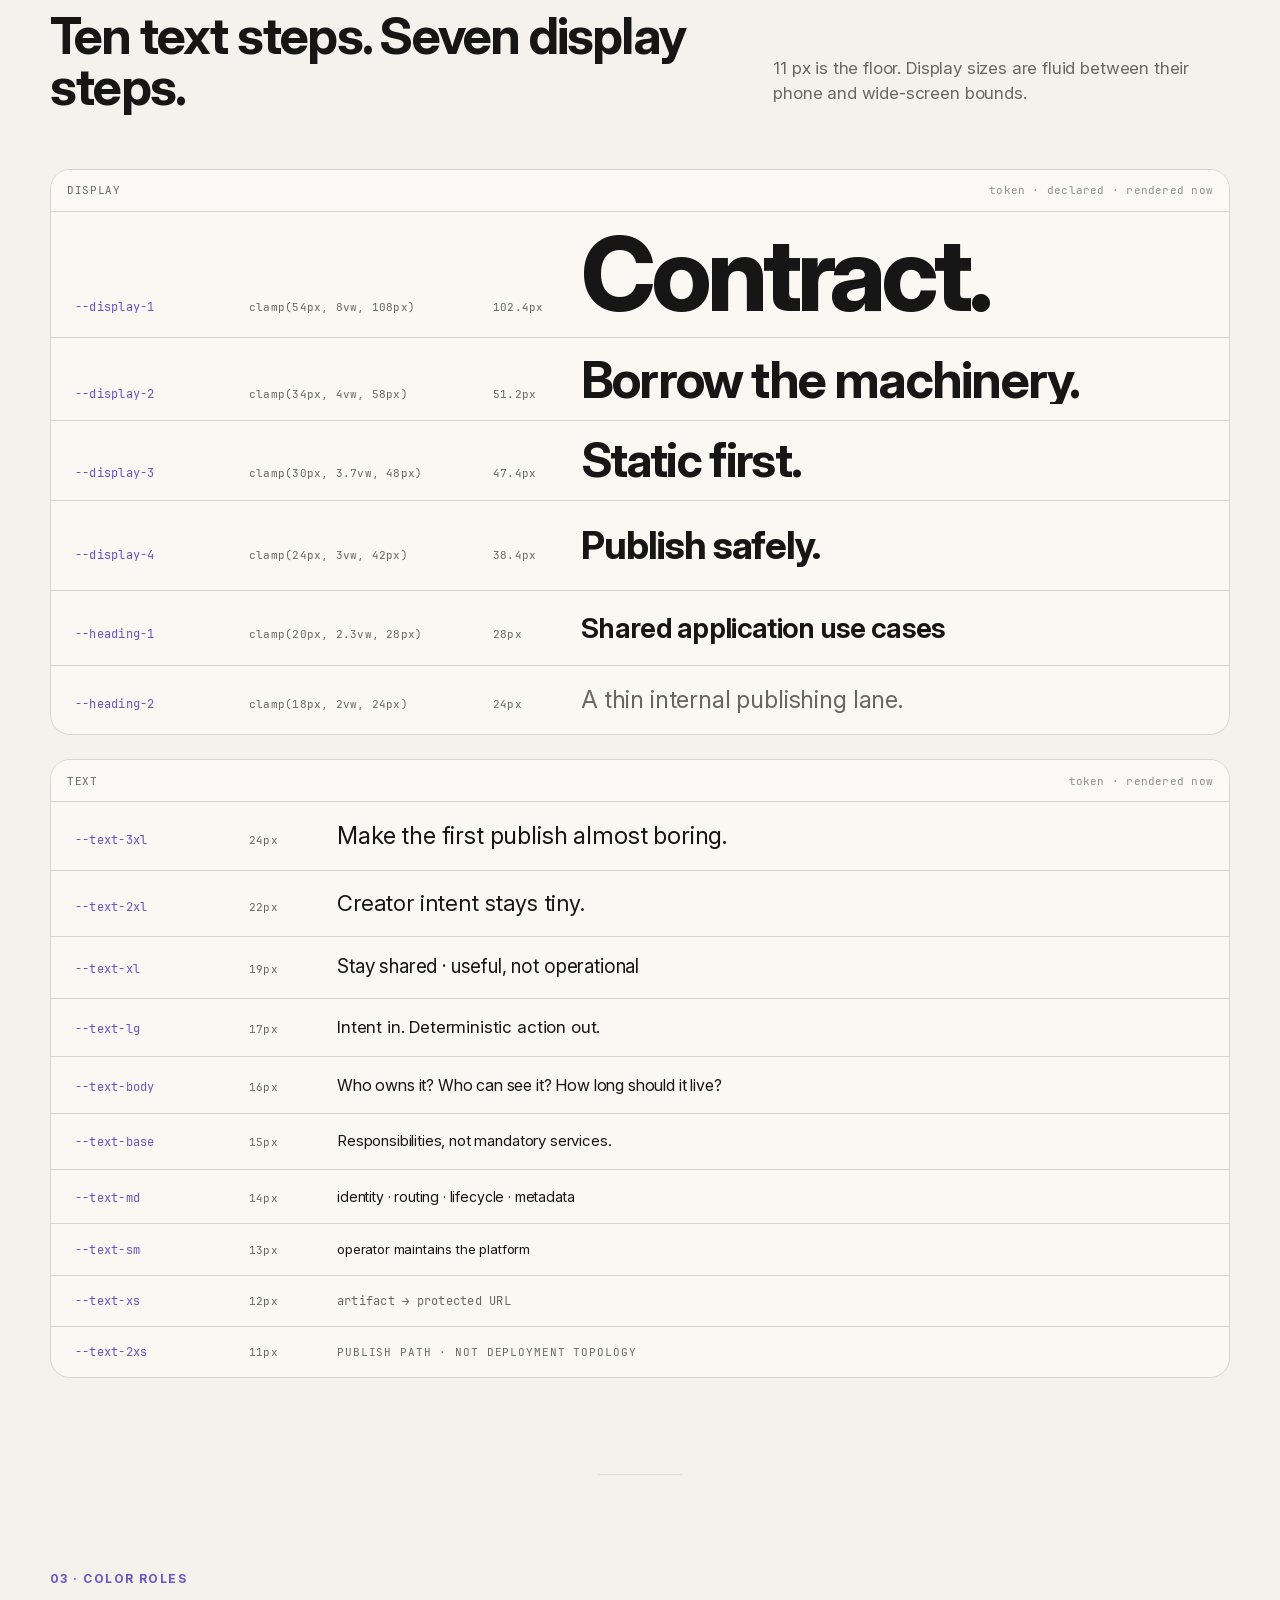
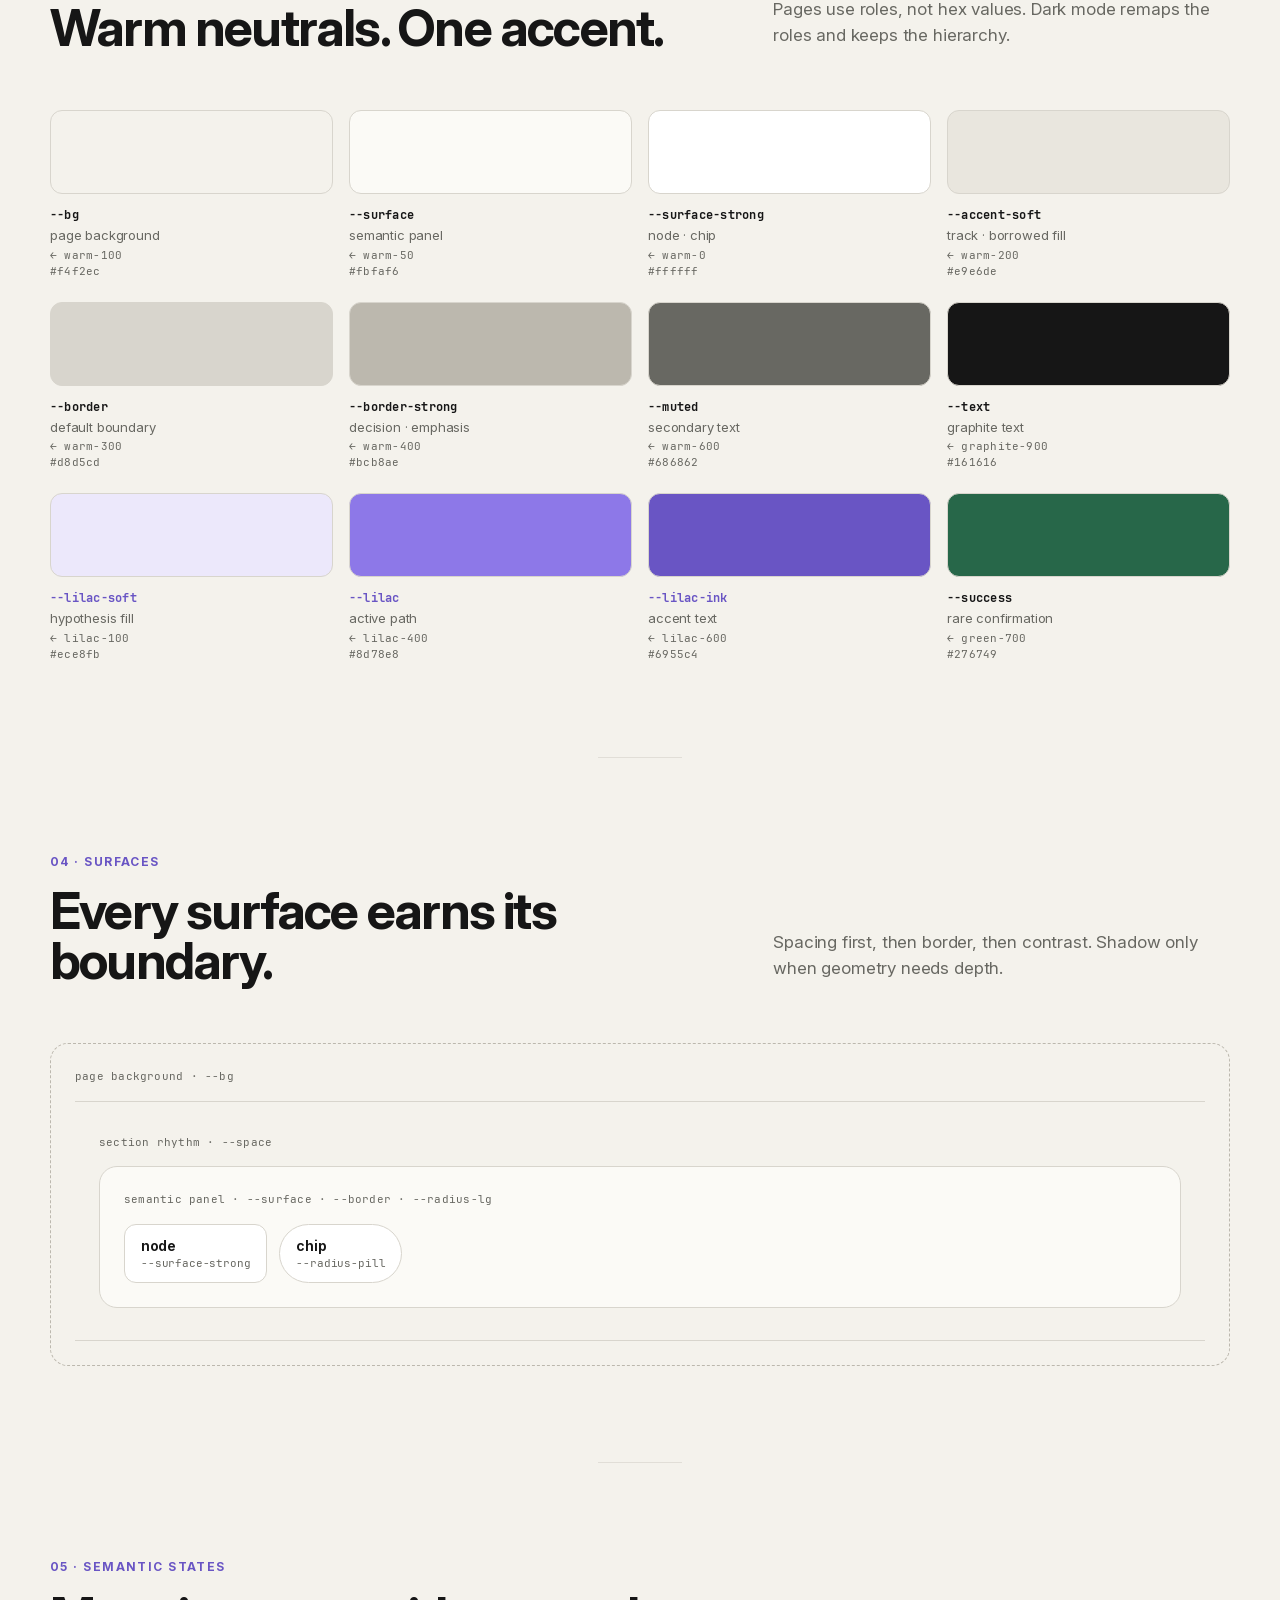
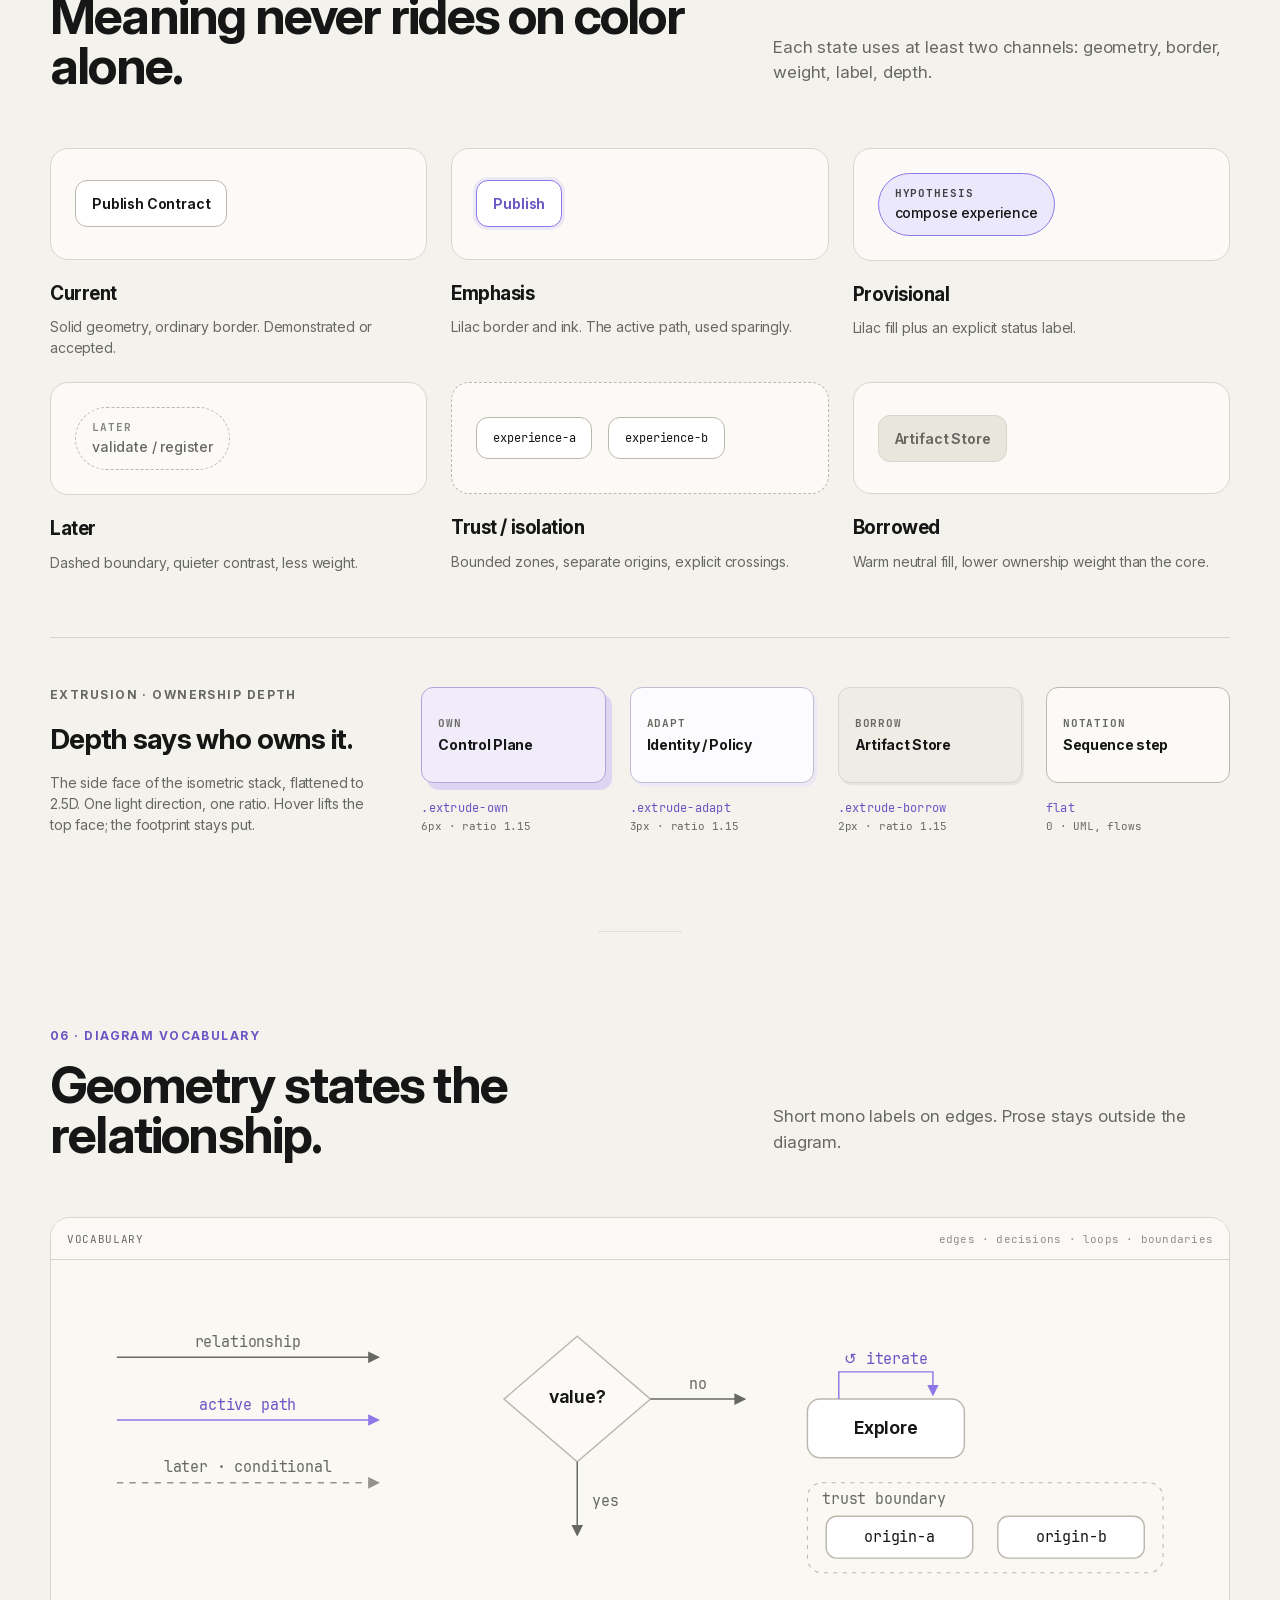
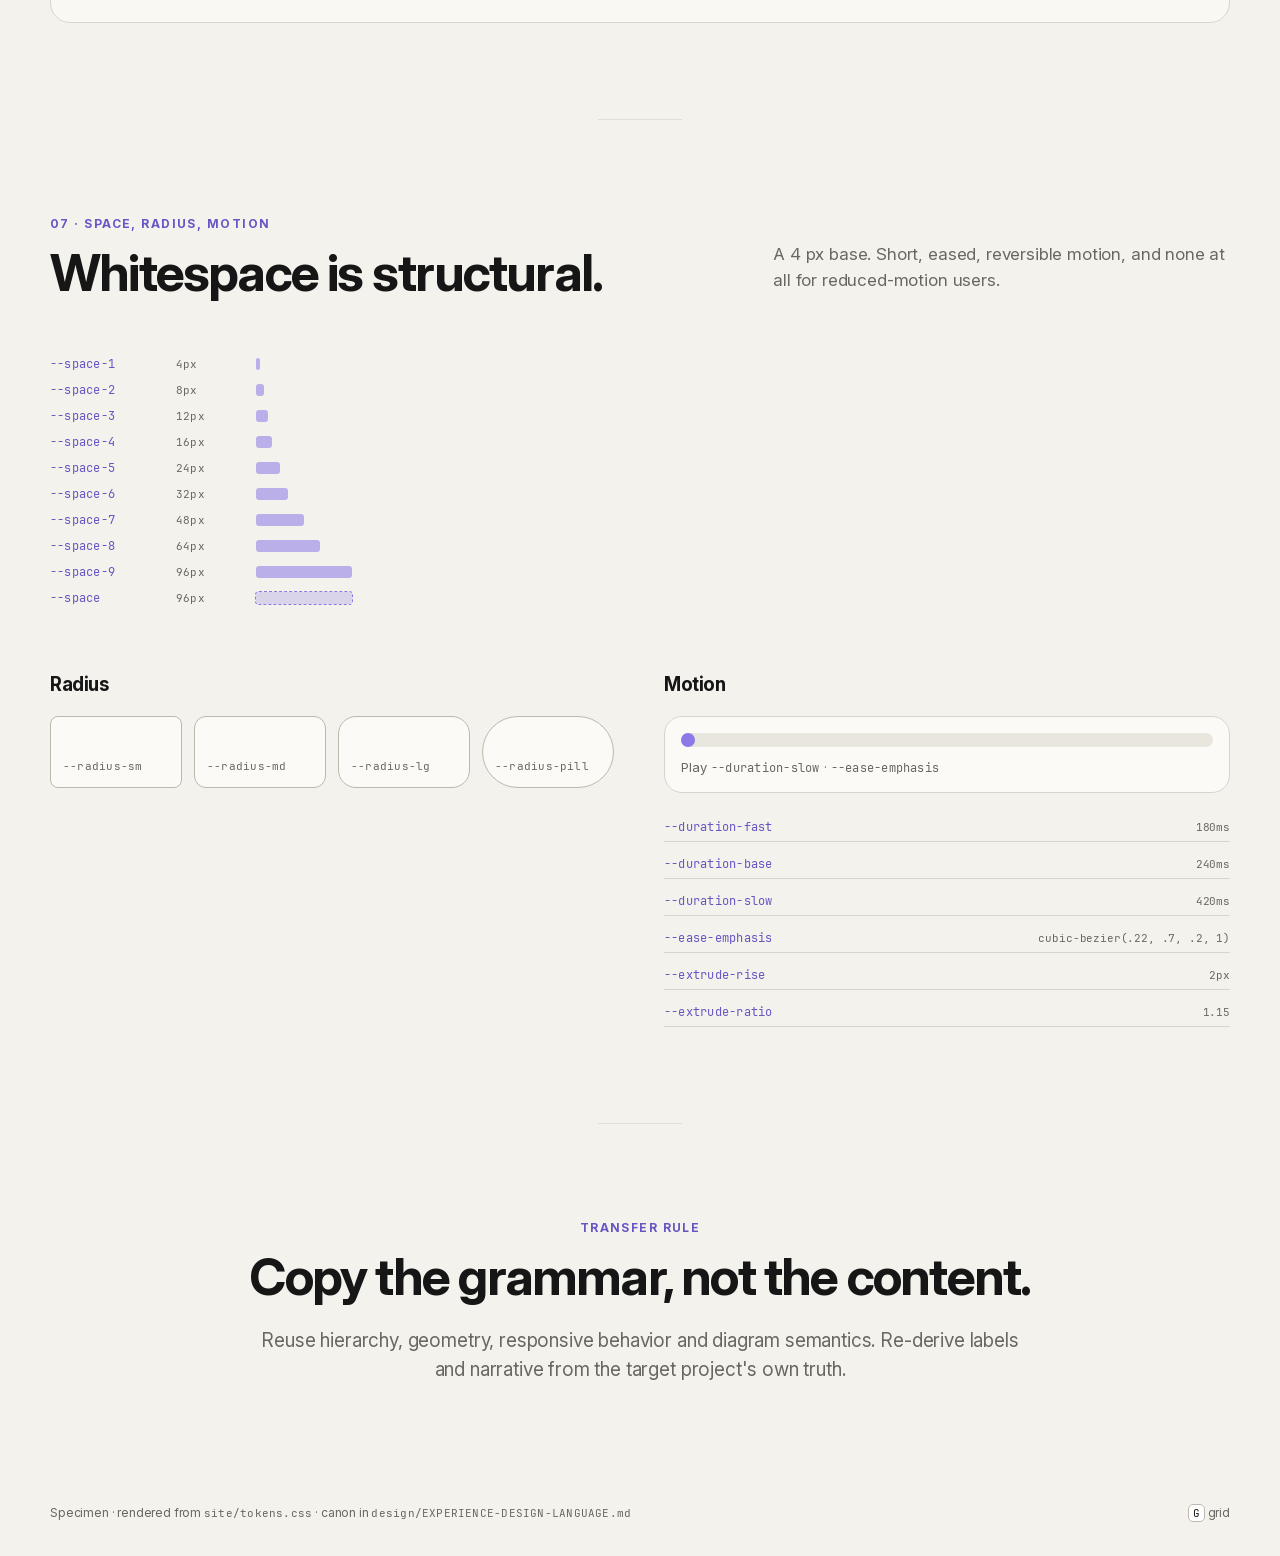
<file: agentic-experience-platform/design.html>
<!doctype html>
<html lang="en">
<head>
  <meta charset="utf-8" />
  <meta name="viewport" content="width=device-width, initial-scale=1" />
  <meta name="color-scheme" content="light dark" />
  <title>Design Grammar Specimen — Agentic Experience Platform</title>
  <meta
    name="description"
    content="The Experience Design Language rendered from its live tokens: typefaces, type scale, color roles, surfaces, semantic states, diagram vocabulary, space and motion."
  />
  <link rel="preload" href="./fonts/InterVariable.woff2" as="font" type="font/woff2" crossorigin />
  <link rel="stylesheet" href="./tokens.css?v=1e5e0779ee00" />
  <link rel="stylesheet" href="./styles.css?v=1e5e0779ee00" />
  <link rel="stylesheet" href="./design.css?v=1e5e0779ee00" />
  <meta name="aep-build" content="1e5e0779ee00" />
</head>
<body class="specimen-page">
  <a class="skip-link" href="#main">Skip to content</a>

  <header class="topbar">
    <a class="brand" href="./index.html" aria-label="Agentic Experience Platform overview">
      <span class="brand-mark" aria-hidden="true"></span>
      <span class="brand-full">Agentic Experience Platform</span><abbr class="brand-compact" title="Agentic Experience Platform">AEP</abbr>
    </a>
    <nav class="topbar-actions specimen-nav" aria-label="Pages">
      <a href="./index.html">Overview</a>
      <a href="./architecture.html">Architecture</a>
      <a href="./design.html" aria-current="page">Grammar</a>
    </nav>
  </header>

  <main id="main">
    <section class="section-shell hero specimen-hero">
      <div class="eyebrow">Experience design language · specimen</div>
      <h1>Minimal surface.<br /><span>High semantic density.</span></h1>
      <p class="hero-lead">The foundations of these pages, rendered from the live tokens. Change a token and this page changes with it.</p>
      <p class="specimen-source"><code>site/tokens.css</code> · primitives → semantic roles → usage · press <kbd>G</kbd> for the grid</p>
    </section>

    <section class="section-shell" id="type" aria-labelledby="type-title">
      <div class="section-heading">
        <div><div class="eyebrow">01 · Typefaces</div><h2 id="type-title">Sans for meaning. Mono for machinery.</h2></div>
        <p>Both are self-hosted, so every platform sees the same grammar.</p>
      </div>

      <div class="specimen-faces">
        <figure class="specimen-face">
          <div class="specimen-face-glyph">Aa</div>
          <figcaption>
            <strong>Inter</strong>
            <code>--sans</code>
            <span>Narrative, headings, labels. Variable 100–900, display optical size at large sizes.</span>
          </figcaption>
          <p class="specimen-weights"><span style="font-weight: 400">Regular 400</span><span style="font-weight: 650">Semibold 650</span><span style="font-weight: 750">Heavy 750</span></p>
        </figure>
        <figure class="specimen-face is-mono">
          <div class="specimen-face-glyph">{}</div>
          <figcaption>
            <strong>JetBrains Mono</strong>
            <code>--mono</code>
            <span>Identifiers, state, metadata, edge annotations. Used selectively, never as terminal cosplay.</span>
          </figcaption>
          <p class="specimen-weights"><span>experienceId · deploymentId</span><span style="font-weight: 700">STATE · ACCEPTED</span></p>
        </figure>
      </div>
    </section>

    <section class="section-shell" id="scale" aria-labelledby="scale-title">
      <div class="section-heading">
        <div><div class="eyebrow">02 · Type scale</div><h2 id="scale-title">Ten text steps. Seven display steps.</h2></div>
        <p>11 px is the floor. Display sizes are fluid between their phone and wide-screen bounds.</p>
      </div>

      <div class="diagram-panel">
        <div class="diagram-panel-head"><span>Display</span><small>token · declared · rendered now</small></div>
        <div class="specimen-scale">
          <div class="specimen-row" data-size="--display-1"><code>--display-1</code><span class="specimen-declared"></span><span class="specimen-px"></span><p class="specimen-sample is-display">Contract.</p></div>
          <div class="specimen-row" data-size="--display-2"><code>--display-2</code><span class="specimen-declared"></span><span class="specimen-px"></span><p class="specimen-sample is-heading">Borrow the machinery.</p></div>
          <div class="specimen-row" data-size="--display-3"><code>--display-3</code><span class="specimen-declared"></span><span class="specimen-px"></span><p class="specimen-sample is-heading">Static first.</p></div>
          <div class="specimen-row" data-size="--display-4"><code>--display-4</code><span class="specimen-declared"></span><span class="specimen-px"></span><p class="specimen-sample is-statement">Publish safely.</p></div>
          <div class="specimen-row" data-size="--heading-1"><code>--heading-1</code><span class="specimen-declared"></span><span class="specimen-px"></span><p class="specimen-sample is-title">Shared application use cases</p></div>
          <div class="specimen-row" data-size="--heading-2"><code>--heading-2</code><span class="specimen-declared"></span><span class="specimen-px"></span><p class="specimen-sample is-lead">A thin internal publishing lane.</p></div>
        </div>
      </div>

      <div class="diagram-panel specimen-gap">
        <div class="diagram-panel-head"><span>Text</span><small>token · rendered now</small></div>
        <div class="specimen-scale is-text">
          <div class="specimen-row" data-size="--text-3xl"><code>--text-3xl</code><span class="specimen-px"></span><p class="specimen-sample">Make the first publish almost boring.</p></div>
          <div class="specimen-row" data-size="--text-2xl"><code>--text-2xl</code><span class="specimen-px"></span><p class="specimen-sample">Creator intent stays tiny.</p></div>
          <div class="specimen-row" data-size="--text-xl"><code>--text-xl</code><span class="specimen-px"></span><p class="specimen-sample">Stay shared · useful, not operational</p></div>
          <div class="specimen-row" data-size="--text-lg"><code>--text-lg</code><span class="specimen-px"></span><p class="specimen-sample">Intent in. Deterministic action out.</p></div>
          <div class="specimen-row" data-size="--text-body"><code>--text-body</code><span class="specimen-px"></span><p class="specimen-sample">Who owns it? Who can see it? How long should it live?</p></div>
          <div class="specimen-row" data-size="--text-base"><code>--text-base</code><span class="specimen-px"></span><p class="specimen-sample">Responsibilities, not mandatory services.</p></div>
          <div class="specimen-row" data-size="--text-md"><code>--text-md</code><span class="specimen-px"></span><p class="specimen-sample">identity · routing · lifecycle · metadata</p></div>
          <div class="specimen-row" data-size="--text-sm"><code>--text-sm</code><span class="specimen-px"></span><p class="specimen-sample">operator maintains the platform</p></div>
          <div class="specimen-row" data-size="--text-xs"><code>--text-xs</code><span class="specimen-px"></span><p class="specimen-sample is-mono">artifact → protected URL</p></div>
          <div class="specimen-row" data-size="--text-2xs"><code>--text-2xs</code><span class="specimen-px"></span><p class="specimen-sample is-mono is-label">Publish path · not deployment topology</p></div>
        </div>
      </div>
    </section>

    <section class="section-shell" id="color" aria-labelledby="color-title">
      <div class="section-heading">
        <div><div class="eyebrow">03 · Color roles</div><h2 id="color-title">Warm neutrals. One accent.</h2></div>
        <p>Pages use roles, not hex values. Dark mode remaps the roles and keeps the hierarchy.</p>
      </div>

      <div class="specimen-swatches">
        <figure class="specimen-swatch" data-color="--bg"><i></i><figcaption><code>--bg</code><span>page background</span><small data-primitive data-dark="night-0">warm-100</small></figcaption></figure>
        <figure class="specimen-swatch" data-color="--surface"><i></i><figcaption><code>--surface</code><span>semantic panel</span><small data-primitive data-dark="night-50">warm-50</small></figcaption></figure>
        <figure class="specimen-swatch" data-color="--surface-strong"><i></i><figcaption><code>--surface-strong</code><span>node · chip</span><small data-primitive data-dark="night-100">warm-0</small></figcaption></figure>
        <figure class="specimen-swatch" data-color="--accent-soft"><i></i><figcaption><code>--accent-soft</code><span>track · borrowed fill</span><small data-primitive data-dark="night-200">warm-200</small></figcaption></figure>
        <figure class="specimen-swatch" data-color="--border"><i></i><figcaption><code>--border</code><span>default boundary</span><small data-primitive data-dark="night-300">warm-300</small></figcaption></figure>
        <figure class="specimen-swatch" data-color="--border-strong"><i></i><figcaption><code>--border-strong</code><span>decision · emphasis</span><small data-primitive data-dark="night-400">warm-400</small></figcaption></figure>
        <figure class="specimen-swatch" data-color="--muted"><i></i><figcaption><code>--muted</code><span>secondary text</span><small data-primitive data-dark="night-600">warm-600</small></figcaption></figure>
        <figure class="specimen-swatch" data-color="--text"><i></i><figcaption><code>--text</code><span>graphite text</span><small data-primitive data-dark="night-ink">graphite-900</small></figcaption></figure>
        <figure class="specimen-swatch is-accent" data-color="--lilac-soft"><i></i><figcaption><code>--lilac-soft</code><span>hypothesis fill</span><small data-primitive data-dark="night-lilac-100">lilac-100</small></figcaption></figure>
        <figure class="specimen-swatch is-accent" data-color="--lilac"><i></i><figcaption><code>--lilac</code><span>active path</span><small data-primitive data-dark="night-lilac-400">lilac-400</small></figcaption></figure>
        <figure class="specimen-swatch is-accent" data-color="--lilac-ink"><i></i><figcaption><code>--lilac-ink</code><span>accent text</span><small data-primitive data-dark="night-lilac-600">lilac-600</small></figcaption></figure>
        <figure class="specimen-swatch" data-color="--success"><i></i><figcaption><code>--success</code><span>rare confirmation</span><small data-primitive data-dark="green-700">green-700</small></figcaption></figure>
      </div>
    </section>

    <section class="section-shell" id="surfaces" aria-labelledby="surfaces-title">
      <div class="section-heading">
        <div><div class="eyebrow">04 · Surfaces</div><h2 id="surfaces-title">Every surface earns its boundary.</h2></div>
        <p>Spacing first, then border, then contrast. Shadow only when geometry needs depth.</p>
      </div>

      <div class="specimen-ladder" role="img" aria-label="Surface hierarchy: page background contains section rhythm, which contains a semantic panel, which contains nodes and chips.">
        <div class="ladder-level is-page"><code>page background · --bg</code>
          <div class="ladder-level is-section"><code>section rhythm · --space</code>
            <div class="ladder-level is-panel"><code>semantic panel · --surface · --border · --radius-lg</code>
              <div class="ladder-nodes">
                <span class="ladder-node"><code>node</code>--surface-strong</span>
                <span class="ladder-node"><code>chip</code>--radius-pill</span>
              </div>
            </div>
          </div>
        </div>
      </div>
    </section>

    <section class="section-shell" id="states" aria-labelledby="states-title">
      <div class="section-heading">
        <div><div class="eyebrow">05 · Semantic states</div><h2 id="states-title">Meaning never rides on color alone.</h2></div>
        <p>Each state uses at least two channels: geometry, border, weight, label, depth.</p>
      </div>

      <div class="specimen-states">
        <article class="state-card is-current"><div class="state-demo"><span>Publish Contract</span></div><h3>Current</h3><p>Solid geometry, ordinary border. Demonstrated or accepted.</p></article>
        <article class="state-card is-emphasis"><div class="state-demo"><span>Publish</span></div><h3>Emphasis</h3><p>Lilac border and ink. The active path, used sparingly.</p></article>
        <article class="state-card is-hypothesis"><div class="state-demo"><span><small>Hypothesis</small>compose experience</span></div><h3>Provisional</h3><p>Lilac fill plus an explicit status label.</p></article>
        <article class="state-card is-later"><div class="state-demo"><span><small>Later</small>validate / register</span></div><h3>Later</h3><p>Dashed boundary, quieter contrast, less weight.</p></article>
        <article class="state-card is-trust"><div class="state-demo"><span>experience-a</span><span>experience-b</span></div><h3>Trust / isolation</h3><p>Bounded zones, separate origins, explicit crossings.</p></article>
        <article class="state-card is-borrowed"><div class="state-demo"><span>Artifact Store</span></div><h3>Borrowed</h3><p>Warm neutral fill, lower ownership weight than the core.</p></article>
      </div>

      <div class="specimen-extrusion" aria-labelledby="extrusion-title">
        <div class="extrusion-copy">
          <div class="eyebrow">Extrusion · ownership depth</div>
          <h3 id="extrusion-title">Depth says who owns it.</h3>
          <p>The side face of the isometric stack, flattened to 2.5D. One light direction, one ratio. Hover lifts the top face; the footprint stays put.</p>
        </div>
        <div class="extrusion-row">
          <figure class="extrusion-item" data-token="--extrude-own"><div class="extrusion-node extrude extrude-own is-own"><small>Own</small><strong>Control Plane</strong></div><figcaption><code>.extrude-own</code><span></span></figcaption></figure>
          <figure class="extrusion-item" data-token="--extrude-adapt"><div class="extrusion-node extrude extrude-adapt is-adapt"><small>Adapt</small><strong>Identity / Policy</strong></div><figcaption><code>.extrude-adapt</code><span></span></figcaption></figure>
          <figure class="extrusion-item" data-token="--extrude-borrow"><div class="extrusion-node extrude extrude-borrow is-borrow"><small>Borrow</small><strong>Artifact Store</strong></div><figcaption><code>.extrude-borrow</code><span></span></figcaption></figure>
          <figure class="extrusion-item"><div class="extrusion-node is-flat"><small>Notation</small><strong>Sequence step</strong></div><figcaption><code>flat</code><span>0 · UML, flows</span></figcaption></figure>
        </div>
      </div>
    </section>

    <section class="section-shell" id="diagram" aria-labelledby="diagram-title">
      <div class="section-heading">
        <div><div class="eyebrow">06 · Diagram vocabulary</div><h2 id="diagram-title">Geometry states the relationship.</h2></div>
        <p>Short mono labels on edges. Prose stays outside the diagram.</p>
      </div>

      <div class="diagram-panel diagram-scroll" tabindex="0" aria-label="Diagram vocabulary, scrolls sideways on small screens">
        <div class="diagram-panel-head"><span>Vocabulary</span><small>edges · decisions · loops · boundaries</small></div>
        <svg class="specimen-vocab" viewBox="0 0 1080 300" role="img" aria-labelledby="vocab-title vocab-desc">
          <title id="vocab-title">Diagram vocabulary</title>
          <desc id="vocab-desc">Six primitives: a solid relationship edge, a lilac active-path edge, a dashed later edge, a decision diamond with yes and no branches, a loop back to the same node, and a dashed trust boundary around two isolated origins.</desc>
          <defs>
            <marker id="vArrow" viewBox="0 0 8 8" refX="7" refY="4" markerWidth="8" markerHeight="8" orient="auto"><path d="M0 0 L8 4 L0 8 Z" class="v-head"></path></marker>
            <marker id="vArrowAccent" viewBox="0 0 8 8" refX="7" refY="4" markerWidth="8" markerHeight="8" orient="auto"><path d="M0 0 L8 4 L0 8 Z" class="v-head-accent"></path></marker>
          </defs>

          <g transform="translate(40 50)">
            <line class="v-edge" x1="0" y1="20" x2="250" y2="20" marker-end="url(#vArrow)"></line>
            <text class="v-label" x="125" y="10" text-anchor="middle">relationship</text>
            <line class="v-edge is-accent" x1="0" y1="80" x2="250" y2="80" marker-end="url(#vArrowAccent)"></line>
            <text class="v-label is-accent" x="125" y="70" text-anchor="middle">active path</text>
            <line class="v-edge is-later" x1="0" y1="140" x2="250" y2="140" marker-end="url(#vArrow)"></line>
            <text class="v-label" x="125" y="130" text-anchor="middle">later · conditional</text>
          </g>

          <g transform="translate(390 40)">
            <polygon class="v-decision" points="90,10 160,70 90,130 20,70"></polygon>
            <text class="v-node-text" x="90" y="74" text-anchor="middle">value?</text>
            <line class="v-edge" x1="160" y1="70" x2="250" y2="70" marker-end="url(#vArrow)"></line>
            <text class="v-label" x="205" y="60" text-anchor="middle">no</text>
            <line class="v-edge" x1="90" y1="130" x2="90" y2="200" marker-end="url(#vArrow)"></line>
            <text class="v-label" x="104" y="172">yes</text>
          </g>

          <g transform="translate(700 70)">
            <rect class="v-node" x="0" y="40" width="150" height="56" rx="12"></rect>
            <text class="v-node-text" x="75" y="73" text-anchor="middle">Explore</text>
            <path class="v-edge is-accent" d="M30 40 V14 H120 V36" fill="none" marker-end="url(#vArrowAccent)"></path>
            <text class="v-label is-accent" x="75" y="6" text-anchor="middle">↺ iterate</text>
          </g>

          <g transform="translate(700 190)">
            <rect class="v-boundary" x="0" y="0" width="340" height="86" rx="14"></rect>
            <text class="v-label" x="14" y="20">trust boundary</text>
            <rect class="v-node" x="18" y="32" width="140" height="40" rx="10"></rect>
            <text class="v-node-text is-small" x="88" y="57" text-anchor="middle">origin-a</text>
            <rect class="v-node" x="182" y="32" width="140" height="40" rx="10"></rect>
            <text class="v-node-text is-small" x="252" y="57" text-anchor="middle">origin-b</text>
          </g>
        </svg>
      </div>
    </section>

    <section class="section-shell" id="space" aria-labelledby="space-title">
      <div class="section-heading">
        <div><div class="eyebrow">07 · Space, radius, motion</div><h2 id="space-title">Whitespace is structural.</h2></div>
        <p>A 4 px base. Short, eased, reversible motion, and none at all for reduced-motion users.</p>
      </div>

      <div class="specimen-space">
        <div class="space-row" data-space="--space-1"><code>--space-1</code><span class="specimen-px"></span><i></i></div>
        <div class="space-row" data-space="--space-2"><code>--space-2</code><span class="specimen-px"></span><i></i></div>
        <div class="space-row" data-space="--space-3"><code>--space-3</code><span class="specimen-px"></span><i></i></div>
        <div class="space-row" data-space="--space-4"><code>--space-4</code><span class="specimen-px"></span><i></i></div>
        <div class="space-row" data-space="--space-5"><code>--space-5</code><span class="specimen-px"></span><i></i></div>
        <div class="space-row" data-space="--space-6"><code>--space-6</code><span class="specimen-px"></span><i></i></div>
        <div class="space-row" data-space="--space-7"><code>--space-7</code><span class="specimen-px"></span><i></i></div>
        <div class="space-row" data-space="--space-8"><code>--space-8</code><span class="specimen-px"></span><i></i></div>
        <div class="space-row" data-space="--space-9"><code>--space-9</code><span class="specimen-px"></span><i></i></div>
        <div class="space-row is-rhythm" data-space="--space"><code>--space</code><span class="specimen-px"></span><i></i></div>
      </div>

      <div class="specimen-tokens">
        <div class="token-group">
          <h3>Radius</h3>
          <div class="radius-row">
            <span class="radius-sample" style="border-radius: var(--radius-sm)"><code>--radius-sm</code></span>
            <span class="radius-sample" style="border-radius: var(--radius-md)"><code>--radius-md</code></span>
            <span class="radius-sample" style="border-radius: var(--radius-lg)"><code>--radius-lg</code></span>
            <span class="radius-sample" style="border-radius: var(--radius-pill)"><code>--radius-pill</code></span>
          </div>
        </div>
        <div class="token-group">
          <h3>Motion</h3>
          <button class="motion-demo" type="button" aria-pressed="false"><span class="motion-track"><i></i></span><span>Play <code>--duration-slow</code> · <code>--ease-emphasis</code></span></button>
          <dl class="motion-list">
            <div data-token="--duration-fast"><dt><code>--duration-fast</code></dt><dd></dd></div>
            <div data-token="--duration-base"><dt><code>--duration-base</code></dt><dd></dd></div>
            <div data-token="--duration-slow"><dt><code>--duration-slow</code></dt><dd></dd></div>
            <div data-token="--ease-emphasis"><dt><code>--ease-emphasis</code></dt><dd></dd></div>
            <div data-token="--extrude-rise"><dt><code>--extrude-rise</code></dt><dd></dd></div>
            <div data-token="--extrude-ratio"><dt><code>--extrude-ratio</code></dt><dd></dd></div>
          </dl>
        </div>
      </div>
    </section>

    <section class="section-shell closing">
      <div class="eyebrow">Transfer rule</div>
      <h2>Copy the grammar, not the content.</h2>
      <p>Reuse hierarchy, geometry, responsive behavior and diagram semantics. Re-derive labels and narrative from the target project's own truth.</p>
    </section>
  </main>

  <footer class="footer">
    <span>Specimen · rendered from <code>site/tokens.css</code> · canon in <code>design/EXPERIENCE-DESIGN-LANGUAGE.md</code></span>
    <span><kbd>G</kbd> grid</span>
  </footer>

  <script src="./design.js?v=1e5e0779ee00"></script>
  <script src="./spec-grid.js?v=1e5e0779ee00"></script>
</body>
</html>
</file>
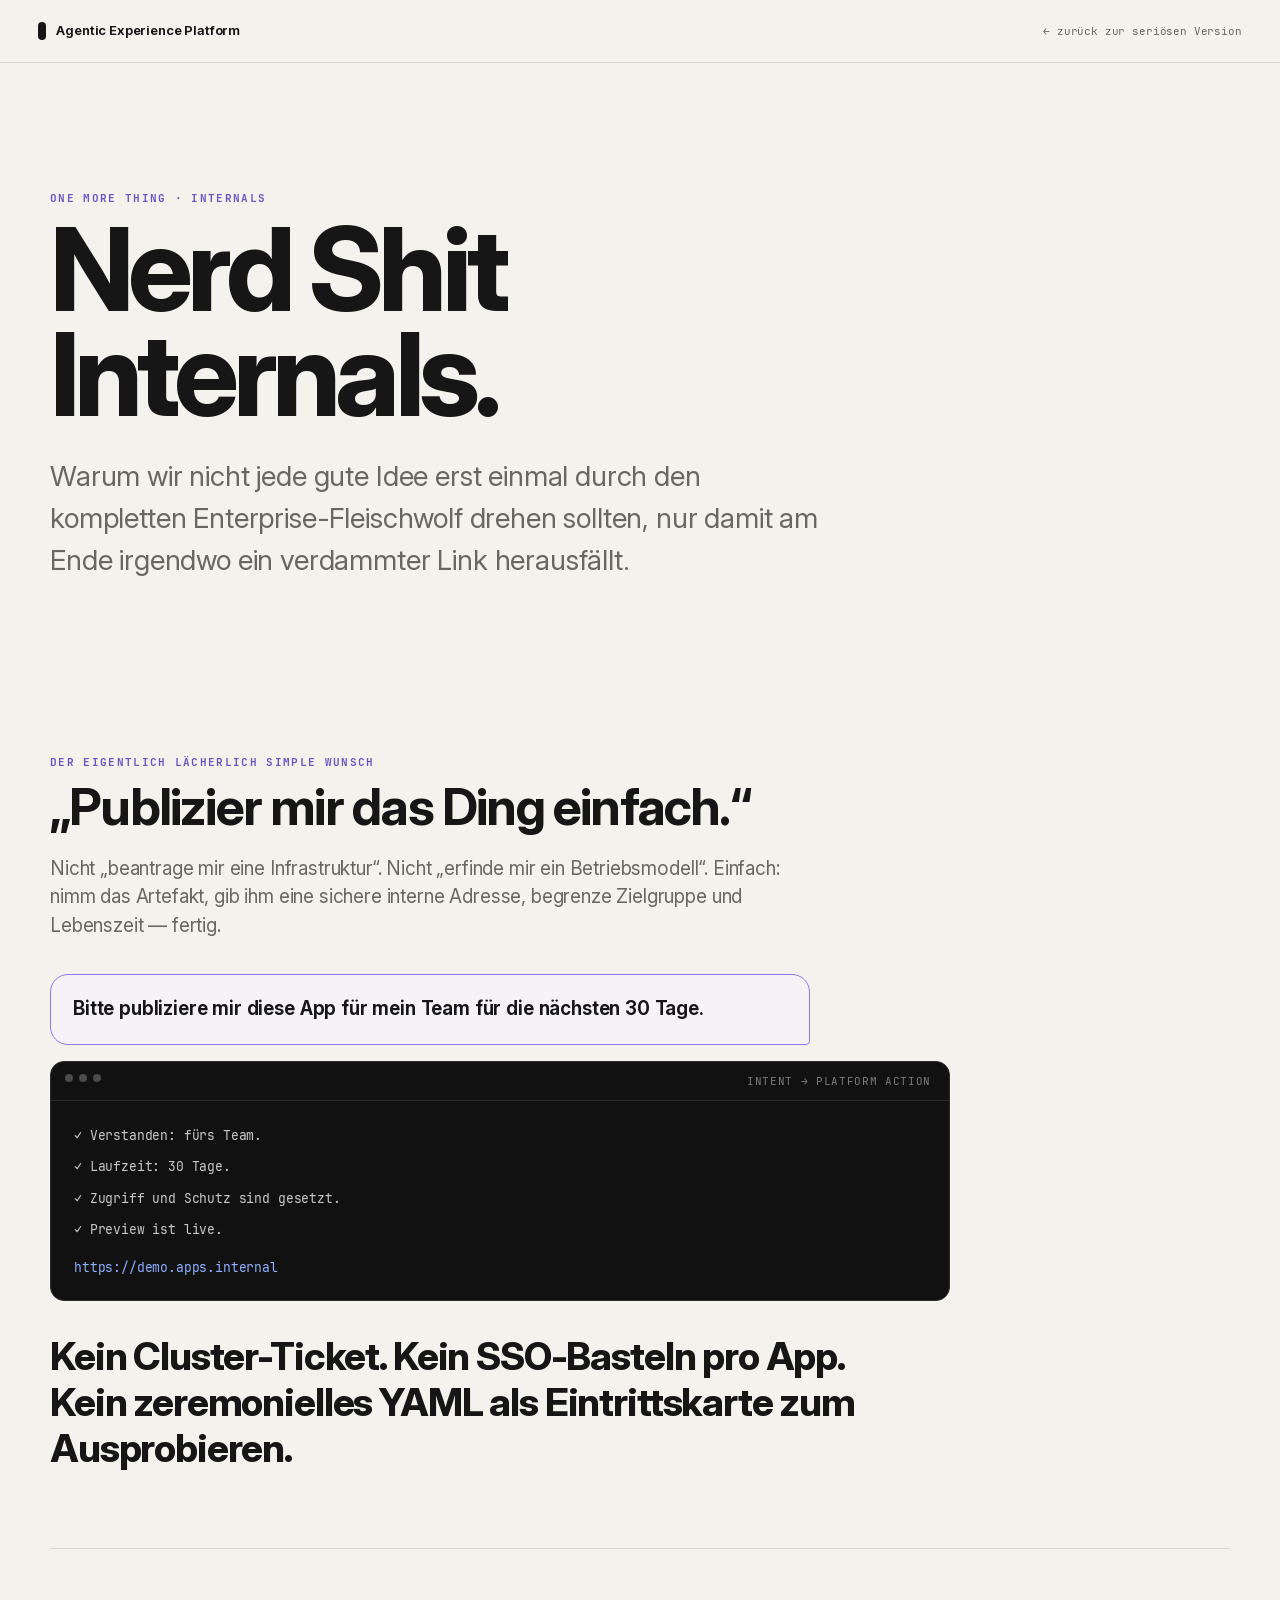
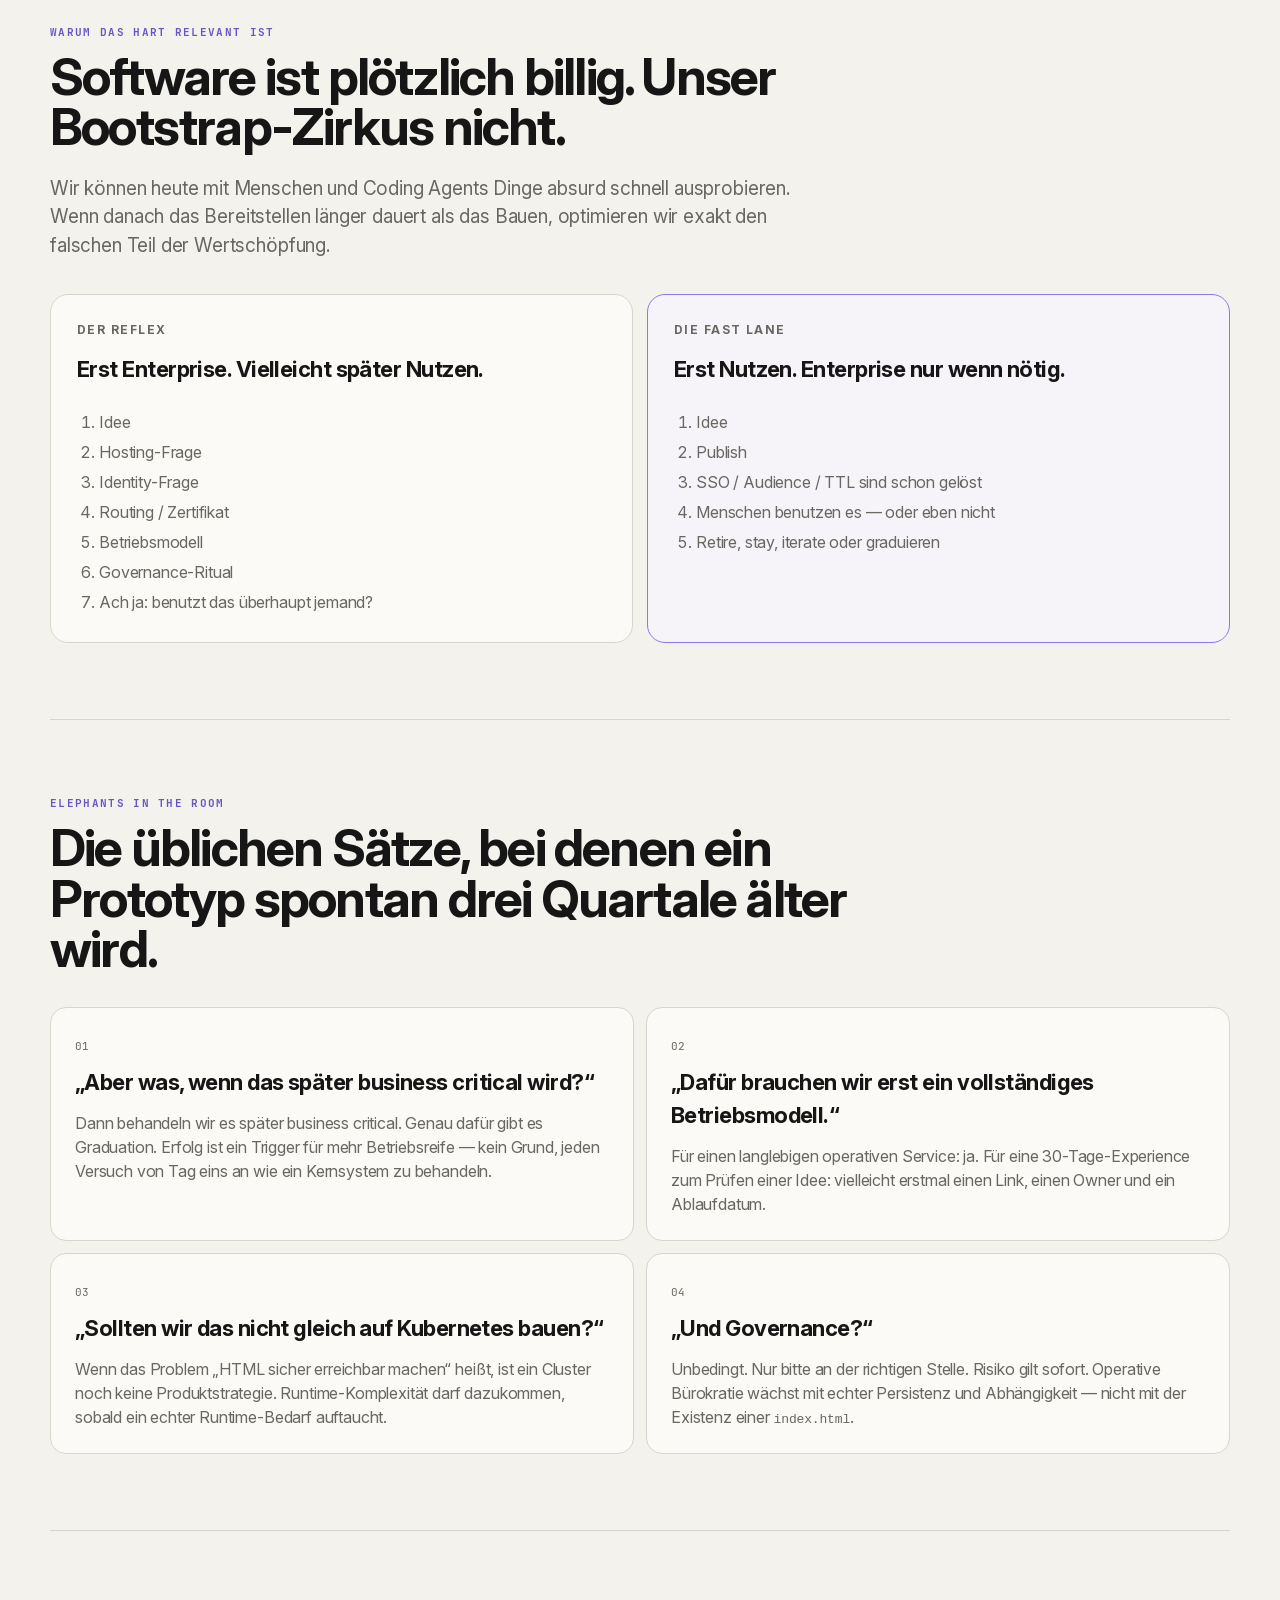
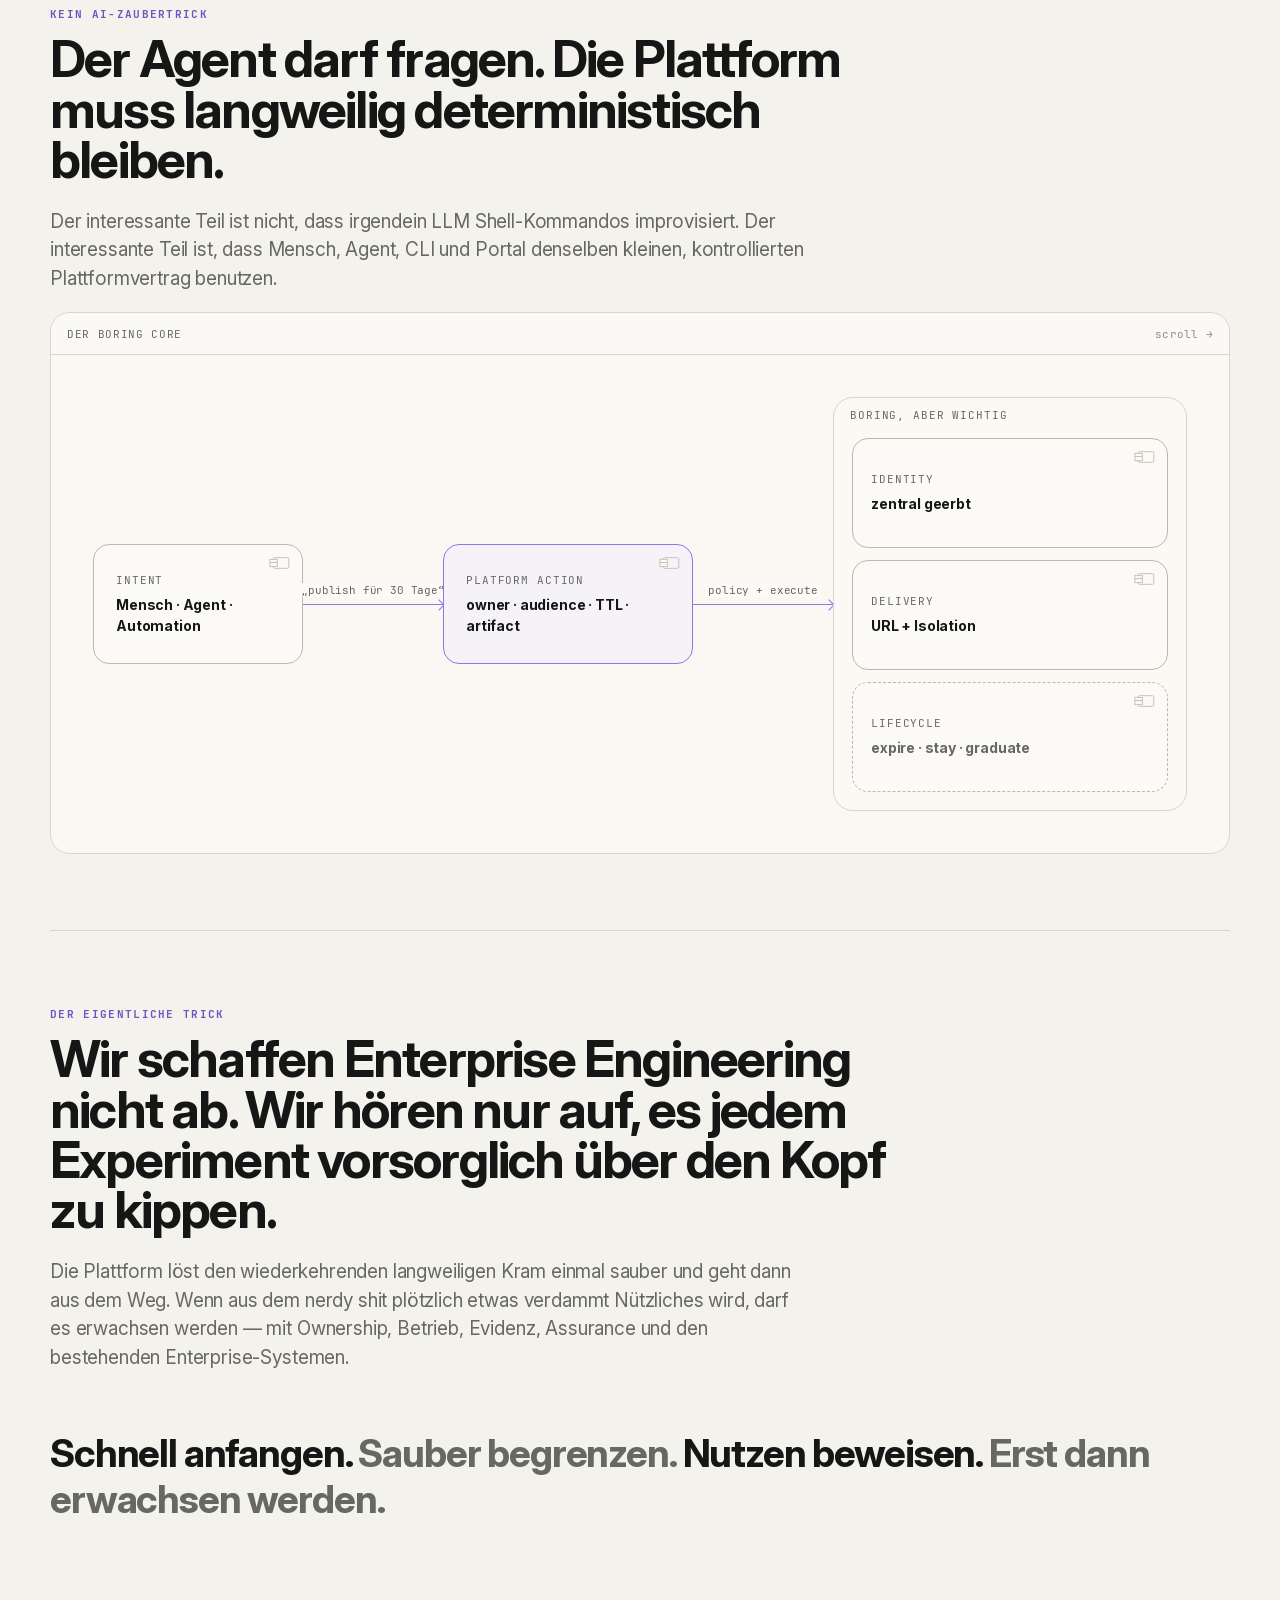
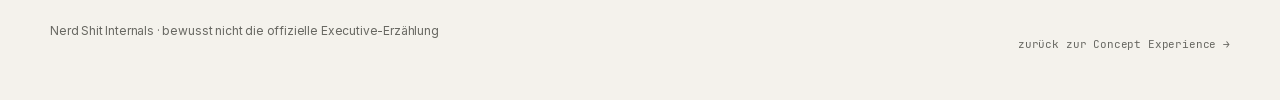
<file: agentic-experience-platform/nerdy.html>
<!doctype html>
<html lang="de">
<head>
  <meta charset="utf-8" />
  <meta name="viewport" content="width=device-width, initial-scale=1" />
  <meta name="color-scheme" content="light dark" />
  <title>Nerd Shit Internals — Agentic Experience Platform</title>
  <meta name="description" content="Die kollegiale Innensicht auf die Fast-Lane-Idee: weniger Enterprise-Bootstrap, mehr echtes Ausprobieren." />
  <link rel="preload" href="./fonts/InterVariable.woff2" as="font" type="font/woff2" crossorigin />
  <link rel="stylesheet" href="./tokens.css?v=1e5e0779ee00" />
  <link rel="stylesheet" href="./styles.css?v=1e5e0779ee00" />
  <meta name="aep-build" content="1e5e0779ee00" />
</head>
<body class="nerdy-page">
  <header class="topbar">
    <div class="brand">
      <span class="brand-mark" aria-hidden="true"></span>
      <span class="brand-full">Agentic Experience Platform</span><abbr class="brand-compact" title="Agentic Experience Platform">AEP</abbr>
    </div>
    <nav class="topbar-actions" aria-label="Navigation">
      <a class="nerdy-back" href="./index.html">← zurück zur seriösen Version</a>
    </nav>
  </header>

  <main class="nerdy-shell">
    <section class="nerdy-hero">
      <div class="nerdy-kicker">one more thing · internals</div>
      <h1>Nerd Shit<br />Internals.</h1>
      <p class="nerdy-lead">
        Warum wir nicht jede gute Idee erst einmal durch den kompletten Enterprise-Fleischwolf drehen sollten,
        nur damit am Ende irgendwo ein verdammter Link herausfällt.
      </p>
    </section>

    <section class="nerdy-section">
      <div class="nerdy-kicker">Der eigentlich lächerlich simple Wunsch</div>
      <h2>„Publizier mir das Ding einfach.“</h2>
      <p>
        Nicht „beantrage mir eine Infrastruktur“. Nicht „erfinde mir ein Betriebsmodell“.
        Einfach: nimm das Artefakt, gib ihm eine sichere interne Adresse, begrenze Zielgruppe und Lebenszeit — fertig.
      </p>

      <div class="nerdy-prompt">
        <div class="prompt-bubble">
          Bitte publiziere mir diese App für mein Team für die nächsten 30 Tage.
        </div>

        <div class="terminal nerdy-console" aria-label="Gefakter Plattform-Output für einen natürlichen Publish-Prompt">
          <div class="terminal-bar"><span></span><span></span><span></span><b>intent → platform action</b></div>
          <div class="terminal-body conversational-console">
            <div class="console-line">✓ Verstanden: fürs Team.</div>
            <div class="console-line">✓ Laufzeit: 30 Tage.</div>
            <div class="console-line">✓ Zugriff und Schutz sind gesetzt.</div>
            <div class="console-line">✓ Preview ist live.</div>
            <div class="terminal-url">https://demo.apps.internal</div>
          </div>
        </div>
      </div>

      <div class="nerdy-verdict">
        Kein Cluster-Ticket. Kein SSO-Basteln pro App. Kein zeremonielles YAML als Eintrittskarte zum Ausprobieren.
      </div>
    </section>

    <section class="nerdy-section">
      <div class="nerdy-kicker">Warum das hart relevant ist</div>
      <h2>Software ist plötzlich billig. Unser Bootstrap-Zirkus nicht.</h2>
      <p>
        Wir können heute mit Menschen und Coding Agents Dinge absurd schnell ausprobieren.
        Wenn danach das Bereitstellen länger dauert als das Bauen, optimieren wir exakt den falschen Teil der Wertschöpfung.
      </p>

      <div class="fastlane-compare">
        <article class="compare-lane">
          <div class="eyebrow">Der Reflex</div>
          <h3>Erst Enterprise. Vielleicht später Nutzen.</h3>
          <ol>
            <li>Idee</li>
            <li>Hosting-Frage</li>
            <li>Identity-Frage</li>
            <li>Routing / Zertifikat</li>
            <li>Betriebsmodell</li>
            <li>Governance-Ritual</li>
            <li>Ach ja: benutzt das überhaupt jemand?</li>
          </ol>
        </article>

        <article class="compare-lane fast">
          <div class="eyebrow">Die Fast Lane</div>
          <h3>Erst Nutzen. Enterprise nur wenn nötig.</h3>
          <ol>
            <li>Idee</li>
            <li>Publish</li>
            <li>SSO / Audience / TTL sind schon gelöst</li>
            <li>Menschen benutzen es — oder eben nicht</li>
            <li>Retire, stay, iterate oder graduieren</li>
          </ol>
        </article>
      </div>
    </section>

    <section class="nerdy-section">
      <div class="nerdy-kicker">Elephants in the Room</div>
      <h2>Die üblichen Sätze, bei denen ein Prototyp spontan drei Quartale älter wird.</h2>

      <div class="elephants">
        <article class="elephant-card">
          <span>01</span>
          <h3>„Aber was, wenn das später business critical wird?“</h3>
          <p>
            Dann behandeln wir es später business critical. Genau dafür gibt es Graduation.
            Erfolg ist ein Trigger für mehr Betriebsreife — kein Grund, jeden Versuch von Tag eins an wie ein Kernsystem zu behandeln.
          </p>
        </article>

        <article class="elephant-card">
          <span>02</span>
          <h3>„Dafür brauchen wir erst ein vollständiges Betriebsmodell.“</h3>
          <p>
            Für einen langlebigen operativen Service: ja. Für eine 30-Tage-Experience zum Prüfen einer Idee:
            vielleicht erstmal einen Link, einen Owner und ein Ablaufdatum.
          </p>
        </article>

        <article class="elephant-card">
          <span>03</span>
          <h3>„Sollten wir das nicht gleich auf Kubernetes bauen?“</h3>
          <p>
            Wenn das Problem „HTML sicher erreichbar machen“ heißt, ist ein Cluster noch keine Produktstrategie.
            Runtime-Komplexität darf dazukommen, sobald ein echter Runtime-Bedarf auftaucht.
          </p>
        </article>

        <article class="elephant-card">
          <span>04</span>
          <h3>„Und Governance?“</h3>
          <p>
            Unbedingt. Nur bitte an der richtigen Stelle. Risiko gilt sofort.
            Operative Bürokratie wächst mit echter Persistenz und Abhängigkeit — nicht mit der Existenz einer <code>index.html</code>.
          </p>
        </article>
      </div>
    </section>

    <section class="nerdy-section">
      <div class="nerdy-kicker">Kein AI-Zaubertrick</div>
      <h2>Der Agent darf fragen. Die Plattform muss langweilig deterministisch bleiben.</h2>
      <p>
        Der interessante Teil ist nicht, dass irgendein LLM Shell-Kommandos improvisiert.
        Der interessante Teil ist, dass Mensch, Agent, CLI und Portal denselben kleinen, kontrollierten Plattformvertrag benutzen.
      </p>

      <div class="diagram-panel diagram-scroll">
        <div class="diagram-panel-head"><span>Der boring core</span><small>scroll →</small></div>
        <div class="component-canvas">
          <div class="component-node creator"><span class="component-glyph"></span><small>INTENT</small><strong>Mensch · Agent · Automation</strong></div>
          <div class="component-edge"><span>„publish für 30 Tage“</span><i></i></div>
          <div class="component-node contract active"><span class="component-glyph"></span><small>PLATFORM ACTION</small><strong>owner · audience · TTL · artifact</strong></div>
          <div class="component-edge"><span>policy + execute</span><i></i></div>
          <div class="component-cluster">
            <div class="cluster-label">BORING, ABER WICHTIG</div>
            <div class="component-node"><span class="component-glyph"></span><small>IDENTITY</small><strong>zentral geerbt</strong></div>
            <div class="component-node"><span class="component-glyph"></span><small>DELIVERY</small><strong>URL + Isolation</strong></div>
            <div class="component-node later"><span class="component-glyph"></span><small>LIFECYCLE</small><strong>expire · stay · graduate</strong></div>
          </div>
        </div>
      </div>
    </section>

    <section class="nerdy-section">
      <div class="nerdy-kicker">Der eigentliche Trick</div>
      <h2>Wir schaffen Enterprise Engineering nicht ab. Wir hören nur auf, es jedem Experiment vorsorglich über den Kopf zu kippen.</h2>
      <p>
        Die Plattform löst den wiederkehrenden langweiligen Kram einmal sauber und geht dann aus dem Weg.
        Wenn aus dem nerdy shit plötzlich etwas verdammt Nützliches wird, darf es erwachsen werden —
        mit Ownership, Betrieb, Evidenz, Assurance und den bestehenden Enterprise-Systemen.
      </p>

      <div class="closing-thesis">
        Schnell anfangen. <span>Sauber begrenzen.</span> Nutzen beweisen. <span>Erst dann erwachsen werden.</span>
      </div>
    </section>
  </main>

  <footer class="footer nerdy-shell">
    <span>Nerd Shit Internals · bewusst nicht die offizielle Executive-Erzählung</span>
    <a class="nerdy-back" href="./index.html">zurück zur Concept Experience →</a>
  </footer>
  <script src="./spec-grid.js?v=1e5e0779ee00"></script>
</body>
</html>
</file>
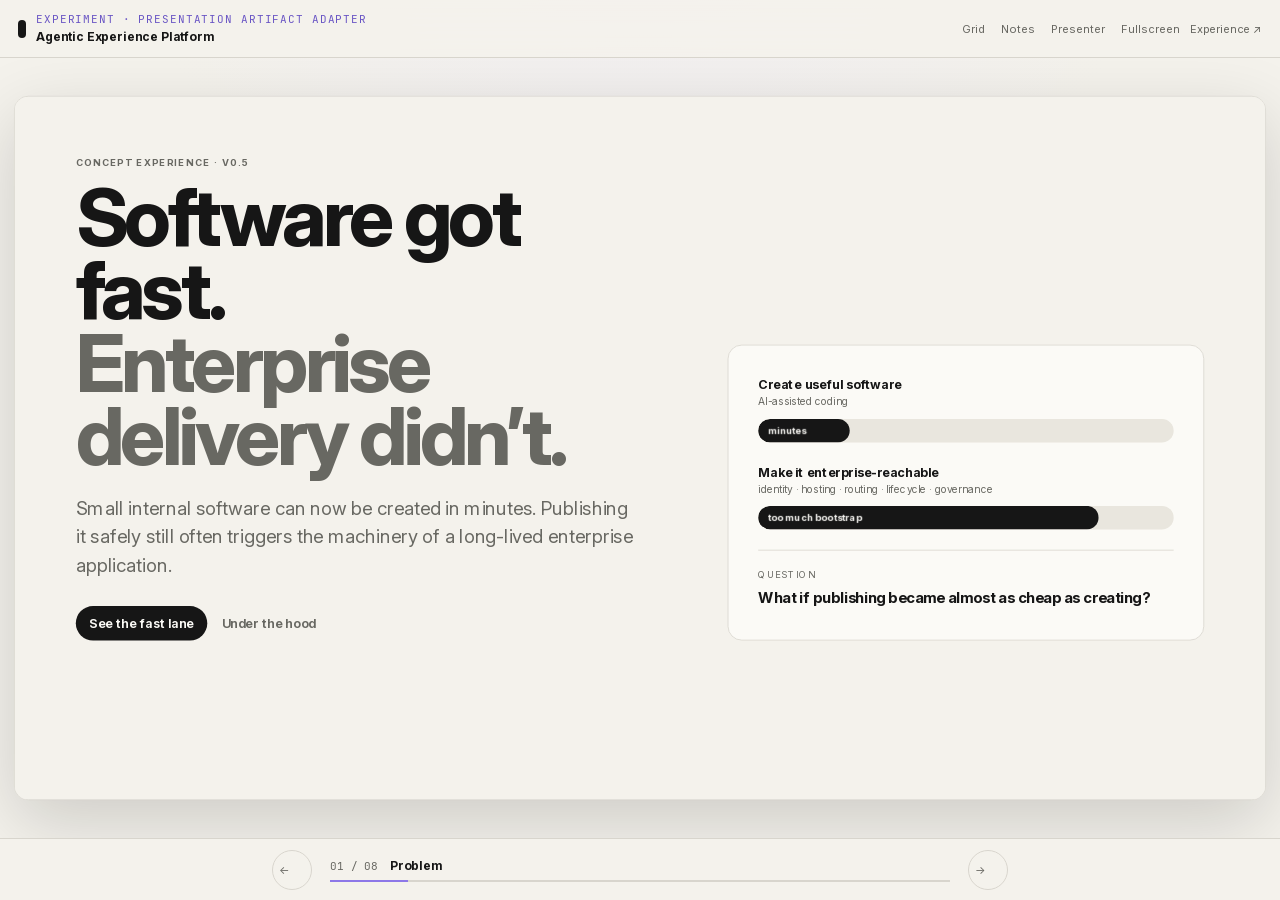
<file: agentic-experience-platform/presentation-lab.html>
<!doctype html>
<html lang="en">
<head>
  <meta charset="utf-8" />
  <meta name="viewport" content="width=device-width, initial-scale=1" />
  <meta name="color-scheme" content="light dark" />
  <title>Presentation Runtime Spike — Agentic Experience Platform</title>
  <link rel="preload" href="./fonts/InterVariable.woff2" as="font" type="font/woff2" crossorigin />
  <link rel="stylesheet" href="./tokens.css?v=1e5e0779ee00" />
  <link rel="stylesheet" href="./styles.css?v=1e5e0779ee00" />
  <link rel="stylesheet" href="./presentation-lab.css?v=1e5e0779ee00" />
  <meta name="aep-build" content="1e5e0779ee00" />
</head>
<body class="presentation-lab">
  <header class="lab-toolbar">
    <div class="lab-brand">
      <span class="brand-mark" aria-hidden="true"></span>
      <div>
        <small>EXPERIMENT · PRESENTATION ARTIFACT ADAPTER</small>
        <strong id="labDeckTitle">Agentic Experience Platform</strong>
      </div>
    </div>
    <nav class="lab-actions" aria-label="Presentation controls">
      <button type="button" id="labOverview">Grid</button>
      <button type="button" id="labNotes">Notes</button>
      <button type="button" id="labPresenter">Presenter</button>
      <button type="button" id="labFullscreen">Fullscreen</button>
      <a href="./index.html">Experience ↗</a>
    </nav>
  </header>

  <main class="lab-shell">
    <section class="lab-stage-area" aria-live="polite">
      <div class="lab-stage-frame" id="labStageFrame">
        <div class="lab-canvas" id="labCanvas">
          <div class="lab-mount" id="labMount"></div>
        </div>
      </div>
    </section>
    <aside class="lab-presenter-side" id="labPresenterSide" aria-label="Presenter context">
      <div class="lab-side-block"><small>NEXT</small><strong id="labNextTitle">—</strong></div>
      <div class="lab-side-block"><small>NOTES</small><p id="labNotesText">No speaker notes metadata on this scene yet.</p></div>
      <div class="lab-side-block"><small>TIMER</small><button type="button" id="labTimer">00:00</button></div>
    </aside>
  </main>

  <footer class="lab-footer">
    <button type="button" id="labPrev" aria-label="Previous scene">←</button>
    <div class="lab-progress-wrap">
      <span id="labCount">01 / 01</span>
      <strong id="labTitle">Loading…</strong>
      <div class="lab-progress" aria-hidden="true"><i id="labProgress"></i></div>
    </div>
    <button type="button" id="labNext" aria-label="Next scene">→</button>
  </footer>

  <div class="lab-overlay" id="labOverlay" hidden>
    <div class="lab-overlay-head">
      <div><small>OVERVIEW</small><strong>Jump to a scene</strong></div>
      <button type="button" id="labOverlayClose" aria-label="Close overview">×</button>
    </div>
    <div class="lab-grid" id="labGrid"></div>
  </div>

  <div class="lab-note-drawer" id="labNoteDrawer" hidden>
    <small>SPEAKER NOTE</small>
    <p id="labNoteDrawerText"></p>
  </div>

  <div class="lab-error" id="labError" hidden></div>

  <script src="./presentation-lab.js?v=1e5e0779ee00"></script>
</body>
</html>
</file>
<file: agentic-experience-platform/tokens.css>
/*
 * Design tokens — the foundations of the Experience Design Language as code.
 *
 * Source of meaning: design/EXPERIENCE-DESIGN-LANGUAGE.md
 * Loaded before every page stylesheet; nothing else may define :root tokens.
 *
 * Three tiers:
 *   1. primitives  raw ramps (warm neutrals, graphite, lilac, type, space, motion)
 *   2. semantic    roles the grammar talks about (bg, surface, muted, accent …)
 *   3. usage       page CSS consumes tier 2 (and tier 1 scales) — never raw values
 *
 * Canonical breakpoints (custom properties cannot be read inside @media):
 *   compact  ≤ 640px   phone recomposition
 *   medium   ≤ 900px   tablet / narrow desktop
 *   wide     ≤ 1100px  diagram canvas narrows
 */

/* ── Typefaces · self-hosted, no third-party font CDN ───────────────────── */

@font-face {
  font-family: "Inter";
  src: url("./fonts/InterVariable.woff2") format("woff2");
  font-weight: 100 900;
  font-style: normal;
  font-display: swap;
}

@font-face {
  font-family: "JetBrains Mono";
  src: url("./fonts/JetBrainsMono-Regular.woff2") format("woff2");
  font-weight: 400;
  font-style: normal;
  font-display: swap;
}

@font-face {
  font-family: "JetBrains Mono";
  src: url("./fonts/JetBrainsMono-Bold.woff2") format("woff2");
  font-weight: 700;
  font-style: normal;
  font-display: swap;
}

:root {
  /* ── 1 · Primitives ────────────────────────────────────────────────── */

  /* warm neutral ramp */
  --warm-0: #ffffff;
  --warm-50: #fbfaf6;
  --warm-100: #f4f2ec;
  --warm-200: #e9e6de;
  --warm-300: #d8d5cd;
  --warm-400: #bcb8ae;
  --warm-600: #686862;

  /* graphite */
  --graphite-900: #161616;
  --graphite-950: #171717;

  /* lilac — the single accent family */
  --lilac-100: #ece8fb;
  --lilac-400: #8d78e8;
  --lilac-600: #6955c4;

  --green-700: #276749;

  /* type families */
  --sans: "Inter", ui-sans-serif, -apple-system, BlinkMacSystemFont, "Segoe UI", sans-serif;
  --mono: "JetBrains Mono", ui-monospace, SFMono-Regular, Menlo, Consolas, "Liberation Mono", monospace;

  /* text scale · fixed steps for UI, labels and body copy.
     11px is the floor: annotations stay mono, never microscopic. */
  --text-2xs: 11px;
  --text-xs: 12px;
  --text-sm: 13px;
  --text-md: 14px;
  --text-base: 15px;
  --text-body: 16px;
  --text-lg: 17px;
  --text-xl: 19px;
  --text-2xl: 22px;
  --text-3xl: 24px;

  /* display scale · fluid editorial headings */
  --display-0: clamp(58px, 9vw, 118px);        /* playful exception: nerdy hero */
  --display-1: clamp(54px, 8vw, 108px);        /* page hero */
  --display-2: clamp(34px, 4vw, 58px);         /* section statement */
  --display-3: clamp(30px, 3.7vw, 48px);       /* sub-section statement */
  --display-4: clamp(24px, 3vw, 42px);         /* thesis / verdict line */
  --heading-1: clamp(20px, 2.3vw, 28px);       /* panel title */
  --heading-2: clamp(18px, 2vw, 24px);         /* lead / strong label */

  --display-0-compact: clamp(52px, 15vw, 78px);
  --display-1-compact: clamp(46px, 14vw, 66px);
  --display-2-compact: clamp(32px, 10vw, 44px);

  /* line height + tracking */
  --leading-display: .91;
  --leading-heading: .98;
  --leading-tight: 1.2;
  --leading-body: 1.5;
  --leading-relaxed: 1.6;

  --track-display: -0.05em;         /* tuned for Inter Display optical size */
  --track-heading: -0.035em;
  --track-statement: -0.03em;
  --track-title: -0.025em;
  --track-snug: -0.02em;
  --track-body: -0.01em;
  --track-mono: .02em;
  --track-label-tight: .06em;
  --track-label: .08em;
  --track-label-wide: .12em;

  /* space scale · 4px base */
  --space-1: 4px;
  --space-2: 8px;
  --space-3: 12px;
  --space-4: 16px;
  --space-5: 24px;
  --space-6: 32px;
  --space-7: 48px;
  --space-8: 64px;
  --space-9: 96px;

  /* radius */
  --radius-sm: 8px;
  --radius-md: 12px;
  --radius-lg: 18px;
  --radius-pill: 999px;

  /* motion · short, eased, reversible */
  --ease-standard: ease;
  --ease-emphasis: cubic-bezier(.22, .7, .2, 1);
  --duration-fast: 180ms;
  --duration-base: 240ms;
  --duration-slow: 420ms;

  /* extrusion · the side face of an isometric slab, flattened to 2.5D.
     Depth encodes ownership, never decoration (see design language §6). */
  --extrude-own: 6px;
  --extrude-adapt: 3px;
  --extrude-borrow: 2px;
  --extrude-rise: 2px;                         /* hover lift on top of the base depth */
  --extrude-ratio: 1.15;                       /* y : x, matches the isometric stack */

  /* ── 2 · Semantic roles ────────────────────────────────────────────── */

  --bg: var(--warm-100);
  --surface: var(--warm-50);
  --surface-strong: var(--warm-0);
  --text: var(--graphite-900);
  --muted: var(--warm-600);
  --border: var(--warm-300);
  --border-strong: var(--warm-400);
  --accent: var(--graphite-950);
  --accent-soft: var(--warm-200);
  --lilac: var(--lilac-400);
  --lilac-soft: var(--lilac-100);
  --lilac-ink: var(--lilac-600);
  --success: var(--green-700);

  /* ownership families · top surface and side face
     Own = product meaning · Adapt = environment seam · Borrow = commodity machinery */
  --own-surface: color-mix(in srgb, var(--lilac-soft) 76%, var(--surface));
  --own-side: color-mix(in srgb, var(--lilac) 28%, var(--surface));
  --adapt-surface: color-mix(in srgb, var(--surface-strong) 86%, var(--lilac-soft));
  --adapt-side: color-mix(in srgb, var(--lilac) 14%, var(--surface));
  --borrow-surface: color-mix(in srgb, var(--accent-soft) 68%, var(--surface));
  --borrow-side: color-mix(in srgb, var(--border-strong) 34%, var(--surface));

  /* layout */
  --radius: var(--radius-lg);
  --max: 1180px;
  --gutter: 20px;                              /* inline page margin, each side */
  --space: clamp(64px, 7.5vw, 112px);          /* section rhythm, top and bottom */
  --stack-gap: var(--space-5);                 /* default gap between siblings */
}

@media (min-width: 641px) {
  :root {
    --gutter: 24px;
  }
}

/* Dark mode preserves hierarchy rather than inverting it:
   deep warm neutrals, lifted surfaces, lilac lighter and calmer. */
:root {
  --night-0: #11110f;
  --night-50: #171714;
  --night-100: #1e1e1a;
  --night-200: #24231f;
  --night-300: #34332e;
  --night-400: #4b4942;
  --night-600: #a5a198;
  --night-ink: #f0eee7;
  --night-lilac-100: #29243a;
  --night-lilac-400: #a895f3;
  --night-lilac-600: #b7a8f5;
}

@media (prefers-color-scheme: dark) {
  :root {
    --bg: var(--night-0);
    --surface: var(--night-50);
    --surface-strong: var(--night-100);
    --text: var(--night-ink);
    --muted: var(--night-600);
    --border: var(--night-300);
    --border-strong: var(--night-400);
    --accent-soft: var(--night-200);
    --lilac: var(--night-lilac-400);
    --lilac-soft: var(--night-lilac-100);
    --lilac-ink: var(--night-lilac-600);

    /* side faces sink toward the page, never glow */
    --own-surface: color-mix(in srgb, var(--lilac) 18%, var(--surface));
    --own-side: color-mix(in srgb, var(--lilac) 24%, var(--night-0));
    --adapt-surface: color-mix(in srgb, var(--lilac) 9%, var(--surface-strong));
    --adapt-side: color-mix(in srgb, var(--lilac) 16%, var(--night-0));
    --borrow-surface: color-mix(in srgb, var(--surface-strong) 80%, var(--night-0));
    --borrow-side: color-mix(in srgb, var(--border-strong) 46%, var(--night-0));
  }
}

/* --extrude is registered so depth can transition (hover lift, press). */
@property --extrude {
  syntax: "<length>";
  inherits: false;
  initial-value: 0px;
}
</file>
<file: agentic-experience-platform/styles.css>
* {
  box-sizing: border-box;
}

html {
  scroll-behavior: smooth;
}

body {
  margin: 0;
  background: var(--bg);
  color: var(--text);
  font-family: var(--sans);
  line-height: var(--leading-body);
  letter-spacing: var(--track-body);
}

body.presentation .topbar,
body.presentation .footer {
  opacity: 0;
  pointer-events: none;
}

body.presentation .section-shell {
  padding-top: clamp(96px, 13vw, 180px);
  padding-bottom: clamp(96px, 13vw, 180px);
}

a {
  color: inherit;
}

button,
a {
  -webkit-tap-highlight-color: transparent;
}

button:focus-visible,
a:focus-visible {
  outline: 3px solid var(--lilac);
  outline-offset: 3px;
}

.skip-link {
  position: absolute;
  left: 16px;
  top: -48px;
  padding: 10px 14px;
  background: var(--text);
  color: var(--surface);
  z-index: 999;
  border-radius: 8px;
}

.skip-link:focus {
  top: 16px;
}

.topbar {
  position: sticky;
  top: 0;
  z-index: 50;
  display: flex;
  align-items: center;
  justify-content: space-between;
  gap: 20px;
  padding: 14px clamp(18px, 3vw, 42px);
  border-bottom: 1px solid color-mix(in srgb, var(--border) 80%, transparent);
  background: color-mix(in srgb, var(--bg) 90%, transparent);
  backdrop-filter: blur(18px);
  transition: opacity .2s ease;
}

.brand {
  display: inline-flex;
  align-items: center;
  gap: 10px;
  font-size: var(--text-md);
  font-weight: 650;
}

.brand-mark {
  width: 10px;
  height: 10px;
  border-radius: 999px;
  background: var(--text);
}

.topbar-actions {
  display: flex;
  align-items: center;
  gap: 8px;
}

.language-rail {
  display: inline-grid;
  grid-template-columns: minmax(32px, auto) 1px minmax(34px, auto);
  align-items: center;
  align-self: center;
  min-height: 40px;
  margin-inline: 1px 2px;
}

.language-option {
  position: relative;
  min-width: 32px;
  min-height: 40px;
  padding: 0 7px;
  border: 0;
  background: transparent;
  color: var(--muted);
  font: 700 var(--text-2xs) var(--mono);
  letter-spacing: var(--track-label-wide);
  cursor: pointer;
  transition: color .18s ease;
}

.language-option::after {
  position: absolute;
  left: 50%;
  bottom: 5px;
  width: 0;
  height: 1px;
  background: var(--lilac);
  content: "";
  transform: translateX(-50%);
  transition: width .18s ease, opacity .18s ease;
  opacity: 0;
}

.language-option:hover,
.language-option[aria-pressed="true"] {
  color: var(--text);
}

.language-option[aria-pressed="true"]::after {
  width: 15px;
  opacity: 1;
}

.language-option:focus-visible {
  outline: 1px solid var(--lilac);
  outline-offset: 2px;
  border-radius: 4px;
}

.language-divider {
  width: 1px;
  height: 13px;
  background: var(--border);
}

.mode-toggle,
.ghost-button {
  min-height: 40px;
  border: 1px solid var(--border);
  background: color-mix(in srgb, var(--surface) 76%, transparent);
  color: var(--text);
  border-radius: 999px;
  padding: 8px 13px;
  font: inherit;
  font-size: var(--text-sm);
  cursor: pointer;
}

.mode-toggle {
  display: inline-flex;
  align-items: center;
  gap: 8px;
}

.mode-dot {
  width: 8px;
  height: 8px;
  border-radius: 999px;
  background: var(--muted);
}

.mode-toggle[aria-pressed="true"] .mode-dot {
  background: var(--lilac);
}

.section-shell {
  width: min(var(--max), calc(100% - 2 * var(--gutter)));
  margin: 0 auto;
  padding: var(--space) 0;
  border-bottom: 1px solid var(--border);
}

.hero {
  padding-top: clamp(86px, 11vw, 150px);
}

.hero-grid {
  display: grid;
  grid-template-columns: minmax(0, 1.1fr) minmax(360px, .9fr);
  gap: clamp(42px, 7vw, 92px);
  align-items: end;
}

.eyebrow {
  margin-bottom: 14px;
  color: var(--muted);
  font-size: var(--text-xs);
  font-weight: 700;
  letter-spacing: var(--track-label-wide);
  text-transform: uppercase;
}

h1,
h2,
h3,
p {
  margin-top: 0;
}

h1 {
  max-width: 850px;
  margin-bottom: 28px;
  font-size: var(--display-1);
  line-height: var(--leading-display);
  letter-spacing: var(--track-display);
  font-weight: 750;
}

h1 span {
  color: var(--muted);
}

h2 {
  margin-bottom: 0;
  font-size: var(--display-2);
  line-height: var(--leading-heading);
  letter-spacing: var(--track-heading);
}

h3 {
  font-size: var(--text-2xl);
  letter-spacing: var(--track-title);
}

.hero-lead {
  max-width: 720px;
  color: var(--muted);
  font-size: var(--heading-2);
}

.hero-actions {
  display: flex;
  flex-wrap: wrap;
  gap: 18px;
  margin-top: 34px;
}

.primary-link,
.text-link {
  display: inline-flex;
  min-height: 44px;
  align-items: center;
  justify-content: center;
  text-decoration: none;
  font-weight: 650;
}

.primary-link {
  border-radius: 999px;
  padding: 10px 17px;
  background: var(--text);
  color: var(--surface);
}

.text-link {
  color: var(--muted);
}

.contrast-panel {
  display: grid;
  gap: 26px;
  padding: clamp(24px, 4vw, 38px);
  border: 1px solid var(--border);
  border-radius: var(--radius);
  background: var(--surface);
}

.contrast-row {
  display: grid;
  gap: 12px;
}

.contrast-label {
  font-weight: 700;
}

.contrast-caption {
  color: var(--muted);
  font-size: var(--text-sm);
}

.speed-meter {
  position: relative;
  height: 30px;
  overflow: hidden;
  border-radius: 999px;
  background: var(--accent-soft);
}

.speed-meter::before {
  content: "";
  position: absolute;
  inset: 0 auto 0 0;
  border-radius: inherit;
  background: var(--text);
}

.speed-meter.short::before {
  width: 22%;
}

.speed-meter.long::before {
  width: 82%;
}

.speed-meter span {
  position: relative;
  z-index: 2;
  display: inline-flex;
  height: 100%;
  align-items: center;
  padding: 0 12px;
  color: var(--surface);
  font-size: var(--text-xs);
  font-weight: 700;
}

.panel-thesis {
  display: grid;
  gap: 7px;
  padding-top: 22px;
  border-top: 1px solid var(--border);
}

.panel-thesis span {
  color: var(--muted);
  font-size: var(--text-xs);
  text-transform: uppercase;
  letter-spacing: var(--track-label);
}

.panel-thesis strong {
  font-size: var(--text-xl);
}

.section-heading {
  display: grid;
  grid-template-columns: minmax(0, 1.2fr) minmax(300px, .8fr);
  gap: 38px;
  align-items: end;
  margin-bottom: 58px;
}

.section-heading > p {
  max-width: 540px;
  margin-bottom: 4px;
  color: var(--muted);
  font-size: var(--text-lg);
}

.flow {
  display: grid;
  grid-template-columns: 1fr auto 1fr auto 1fr;
  gap: 16px;
  align-items: stretch;
}

.axis-card,
.reference-row article {
  border: 1px solid var(--border);
  background: var(--surface);
  border-radius: var(--radius);
}

.reference-row p,
.axis-card p {
  color: var(--muted);
}

.publish-card {
  display: grid;
  grid-template-columns: minmax(0, 1.05fr) minmax(320px, .95fr);
  gap: clamp(28px, 6vw, 78px);
  margin-top: 38px;
  padding: clamp(28px, 5vw, 52px) 0;   /* terminals sit on the content edge */
  border-top: 1px solid var(--border);
  border-bottom: 1px solid var(--border);
}

.terminal {
  overflow: hidden;
  border: 1px solid #2c2c2c;
  border-radius: 14px;
  background: #111;
  color: #f0f0ec;
  font-family: var(--mono);
  font-size: var(--text-sm);
}

.terminal-bar {
  display: flex;
  gap: 6px;
  padding: 12px 14px;
  border-bottom: 1px solid #2a2a2a;
}

.terminal-bar span {
  width: 8px;
  height: 8px;
  border-radius: 999px;
  background: #4a4a4a;
}

.terminal-body {
  display: grid;
  gap: 8px;
  padding: 23px;
}

.terminal-url {
  margin-top: 10px;
  color: #8fb1ff;
}

.publish-copy {
  align-self: center;
}

.depth-block {
  margin-top: 28px;
  padding-top: 20px;
  border-top: 1px solid var(--border);
}

.depth-label {
  margin-bottom: 8px;
  color: var(--lilac-ink);
  font-size: var(--text-2xs);
  font-weight: 800;
  letter-spacing: var(--track-label-wide);
  text-transform: uppercase;
}

.nerd-only {
  display: none !important;
}

body.nerd .nerd-only {
  display: block !important;
}

.reference-row {
  display: grid;
  grid-template-columns: repeat(3, 1fr);
  gap: 14px;
  margin-top: 36px;
}

.reference-row article {
  padding: 22px;
}

.reference-name {
  margin-bottom: 18px;
  font-size: var(--text-lg);
  font-weight: 750;
}

.reference-row p {
  margin-bottom: 8px;
  font-size: var(--text-md);
}

.two-axis {
  display: grid;
  grid-template-columns: repeat(2, minmax(0, 1fr));
  gap: 18px;
}

.axis-card {
  padding: clamp(26px, 4vw, 40px);
}

.axis-kicker {
  margin-bottom: 16px;
  color: var(--muted);
  font-size: var(--text-xs);
  text-transform: uppercase;
  letter-spacing: var(--track-label-wide);
}

.axis-line {
  display: flex;
  flex-wrap: wrap;
  gap: 8px;
  margin: 28px 0 32px;
}

.axis-line span {
  padding: 7px 10px;
  border: 1px solid var(--border);
  border-radius: 999px;
  font-size: var(--text-xs);
}

.closing {
  border-bottom: 0;
  text-align: center;
}

.closing h2 {
  max-width: 820px;
  margin: 0 auto 26px;
}

.closing > p {
  max-width: 760px;
  margin: 0 auto;
  color: var(--muted);
  font-size: var(--text-xl);
}

.closing-thesis {
  margin-top: 58px;
  font-size: var(--display-4);
  font-weight: 720;
  letter-spacing: var(--track-statement);
  line-height: var(--leading-tight);
}

.closing-thesis span {
  color: var(--muted);
}

.footer {
  display: flex;
  justify-content: space-between;
  gap: 20px;
  width: min(var(--max), calc(100% - 2 * var(--gutter)));
  margin: 0 auto;
  padding: 24px 0 34px;
  color: var(--muted);
  font-size: var(--text-xs);
  transition: opacity .2s ease;
}

kbd {
  padding: 2px 5px;
  border: 1px solid var(--border);
  border-bottom-width: 2px;
  border-radius: 5px;
  background: var(--surface);
  color: var(--text);
  font: inherit;
}

@media (max-width: 900px) {
  .hero-grid,
.section-heading,
.publish-card,
.two-axis {
    grid-template-columns: 1fr;
  }

  .hero-grid {
    align-items: start;
  }

  .flow {
    grid-template-columns: 1fr;
  }

  .reference-row {
    grid-template-columns: 1fr;
  }

}

@media (max-width: 640px) {
  .topbar {
    align-items: flex-start;
  }

  .brand {
    max-width: 150px;
  }

  .topbar-actions {
    align-items: stretch;
  }

  .language-rail,
  .language-option {
    min-height: 44px;
  }

  .language-option {
    min-width: 30px;
    padding-inline: 6px;
  }

  .mode-toggle,
  .ghost-button {
    min-height: 44px;
    padding: 8px 11px;
  }

  #depthLabel {
    display: none;
  }

  h1 {
    font-size: var(--display-1-compact);
  }

  .footer {
    flex-direction: column;
  }
}

@media (prefers-color-scheme: dark) {
  .terminal {
    border-color: #393939;
  }
}

@media (prefers-reduced-motion: reduce) {
  html {
    scroll-behavior: auto;
  }

  * {
    transition: none !important;
  }
}

/* Concept Experience v0.2 */

.story-indicator {
  position: fixed;
  right: 22px;
  bottom: 22px;
  z-index: 60;
  display: none;
  align-items: center;
  gap: 10px;
  padding: 9px 12px;
  border: 1px solid var(--border);
  border-radius: 999px;
  background: color-mix(in srgb, var(--surface) 90%, transparent);
  backdrop-filter: blur(14px);
  font-size: var(--text-xs);
}

.story-indicator span {
  color: var(--muted);
  font-family: var(--mono);
}

body.presentation .story-indicator {
  display: flex;
}

body.presentation [data-story] {
  opacity: .2;
  transition: opacity .22s ease;
}

body.presentation [data-story].story-current {
  opacity: 1;
}

.usecase rect {
  fill: var(--surface);
  stroke-width: 2;
}

.usecase text {
  fill: var(--text);
  font: 650 var(--text-md) var(--sans);
  text-anchor: middle;
}

.usecase.now rect {
  stroke: var(--text);
}

.usecase.hypothesis rect {
  stroke: var(--lilac);
  fill: color-mix(in srgb, var(--lilac-soft) 38%, var(--surface));
}

.usecase.later rect {
  stroke: var(--border-strong);
  stroke-dasharray: none;
}

.risk-rail {
  display: grid;
  grid-template-columns: minmax(220px, .7fr) minmax(220px, 1fr) minmax(260px, 1fr);
  gap: 24px;
  align-items: center;
  margin-top: 44px;
  padding: 22px 0;
  border-top: 1px solid var(--border);
  border-bottom: 1px solid var(--border);
}

.risk-rail span,
.risk-rail strong {
  display: block;
}

.risk-rail span {
  color: var(--lilac-ink);
  font-size: var(--text-xs);
  font-weight: 800;
  letter-spacing: var(--track-label);
  text-transform: uppercase;
}

.risk-rail > div > strong {
  margin-top: 5px;
  font-size: var(--text-md);
}

.risk-rail p {
  margin: 0;
  color: var(--muted);
  font-size: var(--text-sm);
}

.risk-scale {
  height: 3px;
  border-radius: 999px;
  background: linear-gradient(90deg, var(--border), var(--lilac));
}

.risk-scale i {
  display: block;
  width: 9px;
  height: 9px;
  margin-left: calc(64% - 4px);
  transform: translateY(-3px);
  border-radius: 999px;
  background: var(--lilac);
  box-shadow: 0 0 0 5px color-mix(in srgb, var(--lilac) 14%, transparent);
}

.agent-console {
  max-width: 780px;
  margin: var(--space-6) 0 0;          /* same content edge as the publish terminal */
}

.architecture-status {
  max-width: 850px;
  margin: 0 auto 20px;
}

.isolation-panel {
  display: grid !important;
  grid-template-columns: minmax(0, .9fr) minmax(320px, 1.1fr);
  gap: 42px;
  align-items: center;
  margin-top: 52px;
  padding: 32px;
  border: 1px solid var(--border);
  border-radius: var(--radius);
  background: var(--surface);
}

body:not(.nerd) .isolation-panel {
  display: none !important;
}

.isolation-panel p {
  color: var(--muted);
}

.isolation-code {
  display: grid;
  grid-template-columns: 1fr auto 1fr;
  gap: 12px;
  align-items: center;
}

.isolation-code > div:not(.isolation-arrow) {
  min-width: 0;
  padding: 18px;
  border: 1px solid var(--border);
  border-radius: 12px;
}

.isolation-code span {
  display: block;
  margin-bottom: 10px;
  color: var(--muted);
  font-size: var(--text-2xs);
  text-transform: uppercase;
  letter-spacing: var(--track-label);
}

.isolation-code code {
  font: var(--text-xs)/1.7 var(--mono);
  overflow-wrap: anywhere;
}

.isolation-code .good {
  border-color: var(--lilac);
}

.isolation-code .good code {
  color: var(--lilac-ink);
}

.isolation-arrow {
  color: var(--muted);
}

.dogfood-note {
  margin-top: 18px;
  padding: 18px 20px;
  border-left: 2px solid var(--lilac);
  color: var(--muted);
  font-size: var(--text-sm);
}

.dogfood-note strong {
  color: var(--text);
}

.dogfood-note span {
  display: block;
  margin-top: 5px;
}

[data-reveal] {
  will-change: opacity, transform;
}

@media (hover: hover) and (pointer: fine) {
  .usecase:hover rect {
    stroke: var(--lilac);
  }

}

@media (max-width: 900px) {
  .risk-rail,
  .isolation-panel {
    grid-template-columns: 1fr;
  }

  .isolation-code {
    grid-template-columns: 1fr;
  }

  .isolation-arrow {
    transform: rotate(90deg);
    text-align: center;
  }

}

@media (max-width: 640px) {
  .story-indicator {
    right: 12px;
    bottom: 12px;
  }

}

/* v0.2 refinements */

.risk-rail[data-reveal],
.isolation-panel[data-reveal] {
  opacity: 0;
  transform: translateY(8px);
  transition: opacity .45s ease, transform .45s ease;
}

.risk-rail[data-reveal].is-visible,
.isolation-panel[data-reveal].is-visible {
  opacity: 1;
  transform: translateY(0);
}

body.presentation .section-shell.story-current {
  scroll-margin-top: 18px;
}

@media (prefers-reduced-motion: reduce) {
  .risk-rail[data-reveal],
.isolation-panel[data-reveal] {
    opacity: 1;
    transform: none;
  }
}

body.nerd .isolation-panel {
  display: grid !important;
}

/* Concept Experience v0.3 — narrative compression + mobile recomposition */

.compact-heading {
  margin-bottom: 40px;
}

.axis-caption {
  max-width: 420px;
  min-height: 48px;
}

.story-meta {
  display: grid;
  grid-template-columns: auto 1fr;
  gap: 1px 9px;
  align-items: center;
  min-width: 150px;
}

.story-progress {
  grid-column: 1 / -1;
  height: 2px;
  overflow: hidden;
  border-radius: 999px;
  background: var(--border);
}

.story-progress i {
  display: block;
  width: 12.5%;
  height: 100%;
  background: var(--lilac);
  transition: width .2s ease;
}

.story-nav {
  display: grid;
  width: 34px;
  height: 34px;
  place-items: center;
  padding: 0;
  border: 1px solid var(--border);
  border-radius: 999px;
  background: var(--surface);
  color: var(--text);
  font: var(--text-body) var(--sans);
  cursor: pointer;
}

body.presentation [data-story] {
  display: none;
  opacity: 1;
}

body.presentation [data-story].story-current {
  display: block;
}

body.presentation .section-shell {
  border-bottom: 0;
}

body.presentation .story-indicator {
  display: flex;
}

@media (max-width: 900px) {

  .reference-row {
    margin-top: 28px;
  }
}

@media (max-width: 640px) {
  .section-shell {
    width: min(var(--max), calc(100% - 2 * var(--gutter)));
    padding-top: 72px;
    padding-bottom: 72px;
  }

  .hero {
    padding-top: 72px;
  }

  .topbar {
    padding: 10px 14px;
    gap: 10px;
  }

  .brand {
    max-width: 128px;
    font-size: var(--text-xs);
    line-height: 1.15;
  }

  .topbar-actions {
    gap: 5px;
    margin-left: auto;
  }

  .mode-toggle,
  .ghost-button {
    min-width: 44px;
    min-height: 44px;
    padding: 8px 10px;
    font-size: var(--text-2xs);
  }

  .ghost-button {
    max-width: 76px;
    line-height: 1.05;
  }

  h1 {
    font-size: var(--display-1-compact);
  }

  h2 {
    font-size: var(--display-2-compact);
  }

  .section-heading {
    margin-bottom: 38px;
  }

  .section-heading > p {
    font-size: var(--text-base);
  }

  .publish-card {
    padding-inline: 0;
    border-top: 0;
  }

  .publish-copy > p {
    font-size: var(--text-base);
  }

  .terminal {
    font-size: var(--text-xs);
  }

  .terminal-body {
    padding: 18px;
  }

  .risk-rail {
    gap: 16px;
    margin-top: 30px;
  }

  .two-axis {
    gap: 12px;
  }

  .axis-card {
    padding: 22px;
  }

  .axis-line {
    margin: 20px 0 22px;
  }

  .story-indicator {
    left: 12px;
    right: 12px;
    bottom: 12px;
    justify-content: space-between;
    padding: 8px;
  }

  .story-meta {
    min-width: 0;
    flex: 1;
  }

  .story-nav {
    width: 42px;
    height: 42px;
    flex: 0 0 42px;
  }

  body.presentation .section-shell {
    padding-top: 54px;
    padding-bottom: 92px;
  }
}

/* Concept Experience v0.4 — mobile polish + narrative UML family */

.section-shell {
  border-bottom: 0;
}

.section-shell + .section-shell {
  position: relative;
}

.section-shell + .section-shell::before {
  content: "";
  position: absolute;
  top: 0;
  left: 50%;
  width: min(84px, 18vw);
  height: 1px;
  transform: translateX(-50%);
  background: color-mix(in srgb, var(--border) 65%, transparent);
}

.topbar {
  min-height: 58px;
  padding-top: 9px;
  padding-bottom: 9px;
}

.brand {
  font-size: var(--text-sm);
  line-height: 1.05;
}

.brand-mark {
  width: 8px;
  height: 18px;
  border-radius: 999px;
}

.mode-toggle,
.ghost-button {
  min-height: 34px;
  border: 0;
  background: transparent;
  padding: 5px 7px;
  border-radius: 8px;
  font-size: var(--text-xs);
}

.mode-toggle:hover,
.ghost-button:hover {
  background: color-mix(in srgb, var(--surface) 72%, transparent);
}

.mode-dot {
  width: 7px;
  height: 7px;
}

.graduation-thesis {
  display: flex;
  justify-content: space-between;
  gap: 24px;
  max-width: 760px;
  margin: 30px auto 0;
  padding: 18px 0 0;
  border-top: 1px solid var(--border);
}

.graduation-thesis > div:first-child span {
  display: block;
  margin-bottom: 3px;
  color: var(--lilac-ink);
  font: var(--text-2xs) var(--mono);
  letter-spacing: var(--track-label);
  text-transform: uppercase;
}

.graduation-thesis > div:first-child strong {
  font-size: var(--text-base);
}

.graduation-legend {
  align-items: center;
  gap: 12px;
  color: var(--muted);
  font-size: var(--text-2xs);
}

body.nerd .graduation-legend {
  display: flex !important;
}

.graduation-legend span {
  display: inline-flex;
  align-items: center;
  gap: 5px;
}

.graduation-legend i {
  width: 18px;
  height: 2px;
  background: var(--border-strong);
}

.graduation-legend .legend-active {
  background: var(--lilac);
}

.graduation-legend .legend-loop {
  border: 1px solid var(--lilac);
  border-radius: 999px;
  background: transparent;
}

.graduation-legend .legend-later {
  background: repeating-linear-gradient(90deg, var(--border-strong) 0 4px, transparent 4px 7px);
}

.component {
  position: relative;
  overflow: visible;
}

.component-glyph {
  position: absolute;
  top: 12px;
  right: 12px;
  width: 20px;
  height: 14px;
  border: 1px solid var(--border-strong);
  border-radius: 2px;
}

.component-glyph::before,
.component-glyph::after {
  content: "";
  position: absolute;
  left: -5px;
  width: 8px;
  height: 4px;
  border: 1px solid var(--border-strong);
  background: var(--surface);
}

.component-glyph::before { top: 1px; }
.component-glyph::after { bottom: 1px; }

@media (max-width: 760px) {
  .topbar {
    align-items: center;
    padding: 8px 14px;
  }

  .brand {
    max-width: 118px;
    font-size: var(--text-2xs);
  }

  .brand-mark {
    width: 6px;
    height: 16px;
  }

  .topbar-actions {
    gap: 2px;
  }

  .mode-toggle,
  .ghost-button {
    min-height: 32px;
    padding: 4px 6px;
    font-size: var(--text-2xs);
  }

  #depthLabel {
    display: inline;
  }

  .section-shell + .section-shell::before {
    width: 44px;
    opacity: .55;
  }

  .graduation-thesis {
    display: block;
    margin-top: 24px;
  }

  .graduation-legend {
    margin-top: 12px;
    flex-wrap: wrap;
  }

  .component-glyph {
    top: 9px;
    right: 9px;
    transform: scale(.82);
  }
}

@media (max-width: 480px) {
  .topbar {
    min-height: 48px;
  }

  .brand {
    max-width: 102px;
  }

  .mode-toggle {
    gap: 5px;
  }

  .mode-toggle,
  .ghost-button {
    font-size: var(--text-2xs);
  }

  .hero {
    padding-top: 58px;
  }

  .hero-actions {
    gap: 10px;
  }

  .primary-link,
  .text-link {
    min-height: 40px;
    font-size: var(--text-md);
  }

}

@media (max-width: 760px) {
  .topbar {
    border-bottom: 0;
  }

  .section-shell + .section-shell::before {
    display: none;
  }
}

/* Concept Experience v0.5 — truthful diagram canvases + final polish */

.one-more-link {
  display: inline-flex;
  align-items: center;
  min-height: 44px;
  padding: 4px 6px;
  border-radius: var(--radius-sm);
  color: var(--muted);
  font: var(--text-2xs) var(--mono);
  text-decoration: none;
  opacity: .56;
  transition: opacity .18s ease, background .18s ease, color .18s ease;
}
.one-more-link:hover,
.one-more-link:focus-visible {
  opacity: 1;
  color: var(--lilac-ink);
  background: color-mix(in srgb, var(--lilac-soft) 45%, transparent);
}
.one-more-compact { display: none; }

/* Brand: full wordmark by default, monogram on compact screens. */
.brand-compact {
  display: none;
  text-decoration: none;
  font-family: var(--mono);
  font-weight: 700;
  letter-spacing: var(--track-label);
}

@media (max-width: 640px) {
  .brand-full { display: none; }
  .brand-compact { display: inline; }
}

.diagram-panel {
  position: relative;
  margin-top: 4px;
  border: 1px solid var(--border);
  border-radius: 20px;
  background: color-mix(in srgb, var(--surface) 82%, transparent);
  overflow: hidden;
}
.diagram-panel-head {
  position: sticky;
  left: 0;
  z-index: 5;
  display: flex;
  justify-content: space-between;
  align-items: center;
  gap: 18px;
  min-height: 42px;
  padding: 0 16px;
  border-bottom: 1px solid var(--border);
  background: color-mix(in srgb, var(--surface) 92%, transparent);
  color: var(--muted);
  font: var(--text-2xs) var(--mono);
  letter-spacing: var(--track-label-tight);
  text-transform: uppercase;
}
.diagram-panel-head small {
  color: color-mix(in srgb, var(--muted) 72%, transparent);
  font: inherit;
  letter-spacing: var(--track-mono);
  text-transform: none;
}
.diagram-scroll {
  overflow-x: auto;
  overflow-y: hidden;
  overscroll-behavior-inline: contain;
  scrollbar-width: thin;
  scrollbar-color: var(--border-strong) transparent;
  -webkit-overflow-scrolling: touch;
  scroll-snap-type: x proximity;
}
.diagram-scroll::-webkit-scrollbar { height: 6px; }
.diagram-scroll::-webkit-scrollbar-thumb {
  background: var(--border-strong);
  border-radius: 999px;
}

.publish-canvas {
  display: grid;
  grid-template-columns: minmax(0, 1fr) 28px minmax(0, 1fr) 28px minmax(0, 1fr) 28px minmax(0, 1.15fr) 28px minmax(0, 1fr);
  align-items: center;
  width: 100%;
  min-width: 0;
  padding: 32px;
  scroll-snap-align: start;
}
.publish-node {
  min-width: 0;
  min-height: 122px;
  display: grid;
  align-content: start;
  padding: 18px;
  border: 1px solid var(--border-strong);
  border-radius: 16px;
  background: var(--surface);
}
.publish-node > span {
  margin-bottom: 24px;
  color: var(--muted);
  font: var(--text-2xs) var(--mono);
}
.publish-node strong {
  margin-bottom: 4px;
  font-size: var(--text-xl);
}
.publish-node small {
  color: var(--muted);
  font-size: var(--text-xs);
}
.publish-node.active {
  border-color: var(--lilac);
  background: color-mix(in srgb, var(--lilac-soft) 45%, var(--surface));
}
.publish-node.active strong { color: var(--lilac-ink); }
.publish-edge {
  position: relative;
  height: 1px;
  background: var(--border-strong);
}
.publish-edge::after {
  content: "";
  position: absolute;
  right: 0;
  top: -3px;
  width: 7px;
  height: 7px;
  border-top: 1px solid var(--lilac);
  border-right: 1px solid var(--lilac);
  transform: rotate(45deg);
}
.publish-edge i {
  display: block;
  width: 100%;
  height: 1px;
  background: var(--lilac);
}

.publish-proof {
  margin-top: 28px;
}

.terminal-bar {
  position: relative;
}
.terminal-bar b {
  margin-left: auto;
  padding-right: 4px;
  color: #7c7c7c;
  font: var(--text-2xs) var(--mono);
  font-weight: 500;
  letter-spacing: var(--track-label-tight);
  text-transform: uppercase;
}
.terminal-prompt {
  margin-bottom: 14px;
  color: #f2f2f2;
  font-weight: 650;
}
.terminal-separator {
  height: 1px;
  margin: 6px 0 13px;
  background: #2d2d2d;
}
.terminal-body > div:not(.terminal-url):not(.terminal-separator):not(.terminal-prompt) {
  display: grid;
  grid-template-columns: 92px 1fr;
  gap: 14px;
}

.terminal-url {
  margin-top: 10px;
}

.usecase-associations { display: grid; gap: 28px; padding: 36px; }
.uc-association-row { display: grid; grid-template-columns: 180px minmax(0, 1fr); gap: 24px; align-items: baseline; }
.uc-association-row > strong { font-size: var(--text-body); }
.uc-association-row > div { display: flex; flex-wrap: wrap; gap: 10px; border-left: 1px solid var(--border); padding-left: 24px; }
.uc-association-row span { padding: 12px 16px; border: 1px solid var(--border-strong); border-radius: 28px; font-size: var(--text-md); }
.uc-association-row .hypothesis { border-color: var(--lilac); background: var(--lilac-soft); }
.uc-association-row .later { border-style: solid; color: var(--muted); background: var(--surface-strong); }
.uc-association-row small { display: block; margin-bottom: 5px; font: var(--text-2xs) var(--mono); text-transform: uppercase; letter-spacing: var(--track-label-tight); }
.usecase-associations p { margin: 4px 0 0; padding-top: 20px; border-top: 1px solid var(--border); color: var(--muted); font-size: var(--text-xs); }

.graduation-canvas {
  display: block;
  width: 100%;
  min-width: 1000px;
  height: auto;
  padding: 8px 18px 14px;
  scroll-snap-align: start;
}
.grad-stage rect,
.grad-side rect {
  fill: var(--surface);
  stroke: var(--border-strong);
  stroke-width: 2;
}
.grad-stage.active rect {
  stroke: var(--lilac);
  fill: color-mix(in srgb, var(--lilac-soft) 42%, var(--surface));
}
.grad-stage.hypothesis rect { stroke: var(--lilac); }
.grad-stage.later rect {
  stroke-dasharray: none;
}
.grad-stage text,
.grad-side text,
.grad-decision text,
.grad-branch-label,
.grad-loop-label {
  text-anchor: middle;
  font-family: var(--sans);
}
.grad-stage .kicker {
  fill: var(--muted);
  font: 700 var(--text-2xs) var(--mono);
  letter-spacing: var(--track-label);
}
.grad-stage .title,
.grad-side .title {
  fill: var(--text);
  font-size: var(--text-xl);
  font-weight: 720;
}
.grad-stage .sub,
.grad-side .sub {
  fill: var(--muted);
  font-size: var(--text-2xs);
}
.grad-stage.later .title,
.grad-stage.later .sub { fill: var(--muted); }
.grad-decision polygon {
  fill: var(--surface);
  stroke: var(--border-strong);
  stroke-width: 2;
}
.grad-decision.hypothesis polygon { stroke: var(--lilac); }
.grad-decision text {
  fill: var(--text);
  font-size: var(--text-md);
  font-weight: 700;
}
.grad-branch,
.grad-later,
.grad-loop {
  fill: none;
  stroke: color-mix(in srgb, var(--muted) 72%, var(--border-strong));
  stroke-width: 2;
}

.grad-loop.hypothesis { stroke: var(--lilac); }
.grad-later { stroke-dasharray: none; }
.grad-loop { stroke-width: 1.5; }
.grad-branch-label,
.grad-loop-label {
  fill: var(--muted);
  font: var(--text-2xs) var(--mono);
}
.grad-branch-label.active,
.grad-loop-label.active { fill: var(--lilac-ink); }
#arrowNeutral path { fill: color-mix(in srgb, var(--muted) 72%, var(--border-strong)); }
.grad-arrow-lilac { fill: var(--lilac); }

.graduation-mobile {
  display: none;
}

.sequence-canvas {
  min-width: 920px;
  padding: 24px 28px 34px;
}

.component-canvas {
  display: grid;
  grid-template-columns: 210px 140px 250px 140px 1fr;
  align-items: center;
  gap: 0;
  min-width: 1020px;
  padding: 42px;
  scroll-snap-align: start;
}
.component-node {
  position: relative;
  min-height: 120px;
  display: grid;
  align-content: center;
  gap: 7px;
  padding: 22px;
  border: 1px solid var(--border-strong);
  border-radius: 16px;
  background: var(--surface);
}
.component-node.active {
  border-color: var(--lilac);
  background: color-mix(in srgb, var(--lilac-soft) 40%, var(--surface));
}
.component-node.later {
  border-style: dashed;               /* later / conditional: dashed, quieter, flat */
  color: var(--muted);
}
/* Ownership families, shared with the architecture page. */
.component-node.own {
  border-color: color-mix(in srgb, var(--lilac) 52%, var(--border));
  background: var(--own-surface);
}
.component-node.adapt {
  border-color: color-mix(in srgb, var(--lilac) 28%, var(--border));
  background: var(--adapt-surface);
}
.component-node small,
.cluster-label {
  color: var(--muted);
  font: var(--text-2xs) var(--mono);
  letter-spacing: var(--track-label);
}
.component-node strong {
  font-size: var(--text-md);
  font-weight: 700;
}
.component-edge {
  position: relative;
  height: 1px;
  background: var(--lilac);
}
.component-edge i::after {
  content: "";
  position: absolute;
  right: 0;
  top: -3px;
  width: 7px;
  height: 7px;
  border-top: 1px solid var(--lilac);
  border-right: 1px solid var(--lilac);
  transform: rotate(45deg);
}
.component-edge span {
  position: absolute;
  left: 50%;
  bottom: 8px;
  padding: 0 var(--space-1);
  transform: translateX(-50%);
  background: var(--surface);
  color: var(--muted);
  font: var(--text-2xs) var(--mono);
  white-space: nowrap;
}
.component-cluster {
  display: grid;
  grid-template-columns: 1fr;
  gap: 12px;
  padding: 40px 18px 18px;
  border: 1px solid var(--border);
  border-radius: 20px;
  background: color-mix(in srgb, var(--surface) 70%, transparent);
  position: relative;
}
.cluster-label {
  position: absolute;
  top: 10px;
  left: 16px;
}
.component-cluster .component-node {
  min-height: 110px;
  padding: 18px;
}
.component-canvas .component-glyph {
  top: 11px;
  right: 11px;
  transform: scale(.82);
}

@media (max-width: 1100px) {
  .publish-canvas {
    min-width: 0;
    width: 100%;
    grid-template-columns: 1fr;
    gap: 20px;
    padding: 24px;
  }
  .publish-node { min-height: 100px; }
  .publish-node > span { margin-bottom: 10px; }
  .publish-edge { width: 1px; height: 24px; justify-self: center; }
  .publish-edge i { width: 1px; height: 100%; }
  .publish-edge::after { right: -3px; top: auto; bottom: 0; transform: rotate(135deg); }

  .component-canvas { min-width: 0; grid-template-columns: 1fr; gap: 26px; padding: 24px; }
  .component-edge { width: 1px; height: 32px; justify-self: center; }
  .component-edge i::after { right: -3px; top: auto; bottom: 0; transform: rotate(135deg); }
  .component-edge span { left: 14px; bottom: 10px; transform: none; white-space: normal; width: 100px; }
  .component-cluster { grid-template-columns: 1fr; }
  .component-node { min-width: 0; overflow-wrap: anywhere; }
  .diagram-panel[data-diagram="publish"] .diagram-panel-head small,
  .diagram-panel[data-diagram="usecase"] .diagram-panel-head small,
  .diagram-panel[data-diagram="graduation"] .diagram-panel-head small,
  .diagram-panel[data-diagram="component"] .diagram-panel-head small { display: none; }
  /* The sequence keeps its semantic canvas; panning is explicitly advertised. */

  .graduation-canvas {
    display: none;
  }

  .graduation-mobile {
    display: grid;
    width: 100%;
    gap: 0;
    padding: 24px 16px 28px;
  }

  .grad-mobile-stage {
    display: grid;
    gap: 4px;
    min-height: 88px;
    align-content: center;
    padding: 16px;
    border: 1px solid var(--border-strong);
    border-radius: 12px;
    background: var(--surface);
  }

  .grad-mobile-stage.active {
    border-color: var(--lilac);
    background: color-mix(in srgb, var(--lilac-soft) 36%, var(--surface));
  }

  .grad-mobile-stage.hypothesis {
    border-color: var(--lilac);
  }

  .grad-mobile-stage.later {
    border-style: solid;
    color: var(--muted);
  }

  .grad-mobile-stage small {
    color: var(--muted);
    font: 700 var(--text-2xs) var(--mono);
    letter-spacing: var(--track-label);
  }

  .grad-mobile-stage strong {
    font-size: var(--text-xl);
    letter-spacing: var(--track-snug);
  }

  .grad-mobile-stage span {
    color: var(--muted);
    font-size: var(--text-2xs);
  }

  .grad-mobile-transition {
    position: relative;
    display: grid;
    gap: 8px;
    min-height: 92px;
    padding: 16px 0 16px 20px;
    margin-left: 20px;
    border-left: 1px solid var(--border-strong);
  }

  .grad-mobile-transition > span,
  .grad-mobile-final-link span {
    color: var(--muted);
    font: var(--text-2xs) var(--mono);
  }

  .grad-mobile-transition > div {
    display: flex;
    flex-wrap: wrap;
    gap: 8px;
  }

  .grad-mobile-transition em {
    padding: 7px 9px;
    border: 1px solid var(--border);
    border-radius: 8px;
    color: var(--muted);
    background: color-mix(in srgb, var(--surface) 82%, transparent);
    font: var(--text-2xs) var(--mono);
    font-style: normal;
  }

  .grad-mobile-transition em b {
    color: var(--text);
    font-weight: 700;
  }

  .grad-mobile-transition .grad-mobile-next {
    border-color: transparent;
    background: transparent;
  }

  .grad-mobile-transition .grad-mobile-next.hypothesis,
  .grad-mobile-transition .grad-mobile-next.hypothesis b {
    color: var(--lilac-ink);
  }

  .grad-mobile-final-link {
    display: grid;
    justify-items: start;
    gap: 4px;
    min-height: 64px;
    padding: 12px 0 12px 20px;
    margin-left: 20px;
    border-left: 1px solid var(--border-strong);
  }

  .grad-mobile-final-link i {
    width: 7px;
    height: 7px;
    margin-left: -4px;
    border-right: 1px solid var(--border-strong);
    border-bottom: 1px solid var(--border-strong);
    transform: rotate(45deg);
  }

}

@media (max-width: 760px) {
  .usecase-associations { padding: 24px 20px; }
  .uc-association-row { grid-template-columns: 1fr; gap: 12px; }
  .one-more-wide { display: none; }
  .one-more-compact { display: inline; }
  .one-more-link {
    font-size: var(--text-sm);
    opacity: .5;
    padding-inline: 5px;
  }

  .diagram-panel {
    margin-inline: -2px;
    border-radius: 16px;
  }
  .diagram-panel-head {
    position: sticky;
    left: 0;
    width: min(var(--max), calc(100vw - 2 * var(--gutter)));
  }
  .diagram-panel-head small::before {
    content: "swipe · ";
  }
  html[lang="de"] .diagram-panel-head small::before { content: "wischen · "; }

  .sequence-canvas {
    min-width: 940px;
    padding: 24px 24px 30px;
  }

  .terminal-body > div:not(.terminal-url):not(.terminal-separator):not(.terminal-prompt) {
    grid-template-columns: 76px minmax(0, 1fr);
    gap: 10px;
  }
}

@media (max-width: 480px) {
  .topbar { gap: 8px; }
  .brand { min-width: 0; }
  .topbar-actions { gap: 1px; flex-shrink: 0; }
  .one-more-link { min-height: 28px; }
  .diagram-panel-head {
    min-height: 38px;
    padding-inline: 12px;
  }
  .diagram-panel-head small { font-size: var(--text-2xs); }
  .publish-card {
    grid-template-columns: 1fr;
  }
  .terminal-prompt {
    line-height: 1.45;
  }
}

/* Nerd Shit Internals */
.nerdy-page .topbar {
  position: relative;
}
.nerdy-shell {
  width: min(var(--max), calc(100% - 2 * var(--gutter)));
  margin: 0 auto;
}
.nerdy-hero {
  padding: clamp(84px, 10vw, 140px) 0 70px;
}
.nerdy-hero h1 {
  max-width: 980px;
  font-size: var(--display-0);
}
.nerdy-kicker {
  margin-bottom: var(--space-3);
  color: var(--lilac-ink);
  font: 700 var(--text-2xs) var(--mono);
  letter-spacing: var(--track-label-wide);
  text-transform: uppercase;
}
.nerdy-lead {
  max-width: 780px;
  color: var(--muted);
  font-size: var(--heading-1);
}
.nerdy-section {
  padding: 76px 0;
}
.nerdy-section + .nerdy-section {
  border-top: 1px solid var(--border);
}
.nerdy-section h2 {
  max-width: 850px;
  margin-bottom: var(--space-5);
}
.nerdy-section > p {
  max-width: 760px;
  color: var(--muted);
  font-size: var(--text-xl);
}
.nerdy-prompt {
  margin-top: 34px;
}
.prompt-bubble {
  max-width: 760px;
  margin-bottom: 16px;
  padding: 20px 22px;
  border: 1px solid var(--lilac);
  border-radius: 18px 18px 4px 18px;
  background: color-mix(in srgb, var(--lilac-soft) 38%, var(--surface));
  font-size: var(--text-xl);
  font-weight: 650;
}
.nerdy-console {
  max-width: 900px;
}
.nerdy-console .terminal-body {
  min-height: 0;
}
.nerdy-console .terminal-body > div {
  grid-template-columns: 135px 1fr !important;
}
.nerdy-verdict {
  margin-top: var(--space-6);
  max-width: 850px;
  font-size: var(--display-4);
  line-height: var(--leading-tight);
  font-weight: 750;
  letter-spacing: var(--track-statement);
}
.elephants {
  display: grid;
  grid-template-columns: repeat(2, 1fr);
  gap: 12px;
  margin-top: 34px;
}
.elephant-card {
  padding: 24px;
  border: 1px solid var(--border);
  border-radius: 16px;
  background: var(--surface);
}
.elephant-card span {
  color: var(--muted);
  font: var(--text-2xs) var(--mono);
  text-transform: uppercase;
}
.elephant-card h3 {
  margin: 10px 0 12px;
}
.elephant-card p {
  margin: 0;
  color: var(--muted);
}
.fastlane-compare {
  display: grid;
  grid-template-columns: 1fr 1fr;
  gap: 14px;
  margin-top: 34px;
}
.compare-lane {
  padding: 26px;
  border: 1px solid var(--border);
  border-radius: 18px;
  background: var(--surface);
}
.compare-lane.fast {
  border-color: var(--lilac);
  background: color-mix(in srgb, var(--lilac-soft) 32%, var(--surface));
}
.compare-lane ol {
  margin: 22px 0 0;
  padding-left: 22px;
}
.compare-lane li {
  padding: 7px 0;
  color: var(--muted);
}
.nerdy-back {
  color: var(--muted);
  text-decoration: none;
  font: var(--text-2xs) var(--mono);
}
.nerdy-back:hover { color: var(--lilac-ink); }

@media (max-width: 720px) {
  .nerdy-shell { width: calc(100% - 2 * var(--gutter)); }
  .nerdy-hero { padding-top: 70px; }
  .nerdy-hero h1 { font-size: var(--display-0-compact); }
  .elephants,
  .fastlane-compare { grid-template-columns: 1fr; }
  .nerdy-console .terminal-body > div {
    grid-template-columns: 96px minmax(0, 1fr) !important;
  }
}

/* v0.5.1 detail fixes */

.section-heading .eyebrow,
.closing > .eyebrow {
  color: var(--lilac-ink);
}

.conversational-console > .console-line {
  display: block !important;
  padding: 2px 0;
  color: #c9c9c9;
}

.conversational-console .terminal-url {
  margin-top: 8px;
}

.sequence-svg {
  display: block;
  width: 1000px;
  max-width: none;
  height: auto;
}

.seq-participant rect {
  fill: var(--surface);
  stroke: var(--border-strong);
  stroke-width: 1.4;
}

.seq-participant.active rect {
  stroke: var(--lilac);
}

.seq-participant text {
  fill: var(--text);
  font: 700 var(--text-sm) var(--sans);
  text-anchor: middle;
}

.seq-lifeline {
  fill: none;
  stroke: var(--border-strong);
  stroke-width: 1.2;
  stroke-dasharray: none;
}

.seq-call,
.seq-return {
  fill: none;
  stroke: var(--text);
  stroke-width: 1.6;
}

.seq-call.active {
  stroke: var(--lilac);
}

.seq-return {
  stroke-dasharray: none;
}

.seq-label {
  fill: var(--muted);
  font: var(--text-2xs) var(--mono);
  text-anchor: middle;
}

.seq-label.active {
  fill: var(--lilac-ink);
}

.seq-activation-svg {
  fill: color-mix(in srgb, var(--lilac-soft) 58%, var(--surface));
  stroke: var(--lilac);
  stroke-width: 1.4;
}

.seq-activation-label {
  fill: var(--lilac-ink);
  font: var(--text-2xs) var(--mono);
}

#seqArrow path {
  fill: var(--text);
}

.seq-arrow-lilac {
  fill: var(--lilac);
}

main li,
.nerdy-page li {
  padding-block: 2px !important;
}

.compare-lane ol {
  margin-top: 14px;
  margin-bottom: 0;
}

.compare-lane li + li,
.nerdy-page li + li {
  margin-top: 2px;
}

@media (max-width: 760px) {
  .sequence-canvas {
    width: 1000px;
  }

  .section-heading .eyebrow {
    margin-bottom: 10px;
  }
}

/* preserve merged v0.5 geometry hotfix */
.section-shell {
  scroll-margin-top: 72px;
}
@media (max-width: 760px) {
  .section-shell {
    scroll-margin-top: 56px;
  }
}

/* Architecture entry point */
.inline-architecture-link {
  display: inline-flex;
  align-items: center;
  min-height: 44px;
  margin-top: var(--space-1);
  color: var(--text);
  font-weight: 700;
  text-decoration: none;
}

.inline-architecture-link:hover {
  color: var(--lilac-ink);
}

/* Footer links are navigation, so they get a full touch target. */
.footer a {
  display: inline-flex;
  align-items: center;
  min-height: 44px;
}

a.brand,
.nerdy-back {
  display: inline-flex;
  align-items: center;
  min-height: 44px;
}

a.brand {
  color: inherit;
  text-decoration: none;
}

/* Spec grid overlay (spec-grid.js, key G): content edges from tokens,
   12 editorial columns and an 8px baseline. Lilac, because it marks
   deliberate structure; never interactive. */
.spec-grid {
  display: none;
}

.spec-grid-on .spec-grid {
  position: fixed;
  inset: 0;
  z-index: 90;
  display: block;
  pointer-events: none;
  background-image: repeating-linear-gradient(
    to bottom,
    color-mix(in srgb, var(--lilac) 14%, transparent) 0 1px,
    transparent 1px var(--space-2)
  );
}

.spec-grid-columns {
  display: grid;
  grid-template-columns: repeat(12, minmax(0, 1fr));
  gap: var(--space-5);
  width: min(var(--max), calc(100% - 2 * var(--gutter)));
  height: 100%;
  margin: 0 auto;
}

.spec-grid-columns i {
  background: color-mix(in srgb, var(--lilac) 8%, transparent);
  box-shadow:
    inset 1px 0 0 color-mix(in srgb, var(--lilac) 40%, transparent),
    inset -1px 0 0 color-mix(in srgb, var(--lilac) 40%, transparent);
}

.spec-grid-tag {
  position: fixed;
  right: var(--gutter);
  bottom: var(--space-4);
  padding: var(--space-1) var(--space-2);
  border: 1px solid var(--lilac);
  border-radius: var(--radius-sm);
  background: var(--surface);
  color: var(--lilac-ink);
  font: var(--text-2xs) var(--mono);
  letter-spacing: var(--track-mono);
}

@media (max-width: 640px) {
  .spec-grid-columns {
    grid-template-columns: repeat(4, minmax(0, 1fr));
    gap: var(--space-4);
  }

  .spec-grid-columns i:nth-child(n + 5) {
    display: none;
  }
}

@media print {
  .spec-grid {
    display: none !important;
  }
}

/* ── Extrusion · ownership depth ─────────────────────────────────────────
   The side face of an isometric slab, flattened to 2.5D. One light
   direction (down-right), one ratio, three depths:
     .extrude-own     product meaning      deepest, lilac side
     .extrude-adapt   environment seam     half depth
     .extrude-borrow  commodity machinery  a hint
   No class = flat = notation (UML, sequence, flows). Never decoration. */
.extrude {
  --extrude-base: 0px;
  --extrude: var(--extrude-base);
  --extrude-side: var(--border-strong);
  box-shadow: var(--extrude) calc(var(--extrude) * var(--extrude-ratio)) 0 0 var(--extrude-side);
  transition:
    --extrude var(--duration-base) var(--ease-emphasis),
    translate var(--duration-base) var(--ease-emphasis);
}

.extrude-own {
  --extrude-base: var(--extrude-own);
  --extrude-side: var(--own-side);
}

.extrude-adapt {
  --extrude-base: var(--extrude-adapt);
  --extrude-side: var(--adapt-side);
}

.extrude-borrow {
  --extrude-base: var(--extrude-borrow);
  --extrude-side: var(--borrow-side);
}

/* A published experience is not platform machinery: it keeps its own
   colour but only borrow-level depth. */
.extrude-experience {
  --extrude-base: var(--extrude-borrow);
  --extrude-side: var(--own-side);
}

/* Lift: the top face rises, the side face grows by the same amount, so
   the footprint stays where it is. Press: the slab sinks into its side. */
@media (hover: hover) and (prefers-reduced-motion: no-preference) {
  .extrude:hover {
    --extrude: calc(var(--extrude-base) + var(--extrude-rise));
    translate:
      calc(var(--extrude-rise) * -1)
      calc(var(--extrude-rise) * var(--extrude-ratio) * -1);
  }

  :is(a, button).extrude:active {
    --extrude: 0px;
    translate:
      var(--extrude-base)
      calc(var(--extrude-base) * var(--extrude-ratio));
  }
}

@media (prefers-reduced-motion: reduce) {
  .extrude {
    transition: none;
  }
}
</file>
<file: agentic-experience-platform/architecture.css>
/* Reference Architecture — canonical web-native projection */

.architecture-page {
  /* page aliases for the ownership families defined in tokens.css */
  --architecture-owned: var(--own-surface);
  --architecture-owned-side: var(--own-side);
  --architecture-adapter: var(--adapt-surface);
  --architecture-adapter-side: var(--adapt-side);
  --architecture-borrow: var(--borrow-surface);
  --architecture-borrow-side: var(--borrow-side);
  --architecture-line: color-mix(in srgb, var(--text) 26%, transparent);
}

.architecture-brand {
  color: inherit;
  text-decoration: none;
}

.architecture-nav-link,
.architecture-nav-current {
  display: inline-flex;
  min-height: 34px;
  align-items: center;
  padding: 5px 8px;
  color: var(--muted);
  font-size: var(--text-xs);
  text-decoration: none;
}

.architecture-nav-link:hover {
  color: var(--text);
}

.architecture-nav-current {
  color: var(--text);
  font-weight: 700;
}

.architecture-hero {
  padding-top: clamp(96px, 13vw, 164px);
  padding-bottom: clamp(56px, 7vw, 92px);
}

.architecture-hero-copy {
  max-width: 970px;
}

.architecture-title {
  max-width: 1040px;
  margin-bottom: 24px;
  font-size: var(--display-1);
  line-height: .9;
}

.architecture-title span,
.architecture-map-heading h2 span,
.architecture-sources h2 span {
  color: var(--muted);
}

.architecture-status {
  display: inline-flex;
  align-items: center;
  gap: 9px;
  margin-top: 28px;
  padding: 8px 11px;
  border: 1px solid var(--border);
  border-radius: 999px;
  color: var(--muted);
  font: var(--text-2xs) var(--mono);
}

.architecture-status-dot {
  width: 7px;
  height: 7px;
  border-radius: 999px;
  background: var(--lilac);
}

.architecture-map-section {
  padding-top: clamp(68px, 8vw, 112px);
}

.architecture-map-heading {
  display: grid;
  grid-template-columns: minmax(0, 1.15fr) minmax(280px, .65fr);
  gap: clamp(34px, 6vw, 78px);
  align-items: end;
  margin-bottom: 42px;
}

.architecture-map-heading > p {
  max-width: 470px;
  margin-bottom: 4px;
  color: var(--muted);
  font-size: var(--text-body);
}

.architecture-figure {
  margin: 0;
  overflow: hidden;
  border: 1px solid var(--border);
  border-radius: 24px;
  background:
    radial-gradient(circle at 50% 30%, color-mix(in srgb, var(--lilac-soft) 18%, transparent), transparent 38%),
    color-mix(in srgb, var(--surface) 90%, transparent);
}

.architecture-figure-head {
  display: flex;
  min-height: 46px;
  align-items: center;
  justify-content: space-between;
  gap: 18px;
  padding: 0 18px;
  border-bottom: 1px solid var(--border);
  color: var(--muted);
  font: var(--text-2xs) var(--mono);
  letter-spacing: var(--track-label-tight);
  text-transform: uppercase;
}

.architecture-figure-head small {
  color: color-mix(in srgb, var(--muted) 74%, transparent);
  font: inherit;
  letter-spacing: var(--track-mono);
  text-transform: none;
}

.architecture-swipe-hint {
  display: none;
}

.architecture-mobile-view-switch,
.architecture-mobile-spatial-hint {
  display: none;
}

.architecture-mobile {
  display: none;
}

.architecture-canvas-scroll {
  overflow-x: auto;
  overflow-y: hidden;
  overscroll-behavior-inline: contain;
  scrollbar-width: thin;
  scrollbar-color: var(--border-strong) transparent;
  -webkit-overflow-scrolling: touch;
}

.architecture-canvas-scroll::-webkit-scrollbar {
  height: 6px;
}

.architecture-canvas-scroll::-webkit-scrollbar-thumb {
  border-radius: 999px;
  background: var(--border-strong);
}

.architecture-canvas {
  display: block;
  width: 100%;
  min-width: 1040px;
  height: auto;
  color: var(--text);
}

.architecture-side-title {
  fill: var(--muted);
  font: 700 var(--text-xs) var(--mono);
  letter-spacing: var(--track-label);
  text-transform: uppercase;
}

.architecture-client rect,
.architecture-origin rect {
  fill: color-mix(in srgb, var(--surface-strong) 84%, transparent);
  stroke: var(--border);
  stroke-width: 1;
}

.architecture-client circle,
.architecture-client path {
  fill: none;
  stroke: var(--muted);
  stroke-width: 1.8;
  stroke-linecap: round;
  stroke-linejoin: round;
}

.architecture-client text,
.architecture-origin text {
  fill: var(--text);
  font: 650 var(--text-sm) var(--sans);
}

.architecture-origin path {
  fill: none;
  stroke: var(--border);
  stroke-width: 1;
}

.architecture-origin circle {
  fill: color-mix(in srgb, var(--text) 44%, var(--muted));
}

.architecture-origin-note {
  fill: var(--muted) !important;
  font: var(--text-2xs) var(--mono) !important;
}

.iso-module {
  transform-box: fill-box;
  transform-origin: center;
  transition:
    transform 260ms cubic-bezier(.2,.8,.2,1),
    filter 260ms ease,
    opacity 220ms ease;
}

.iso-module:hover {
  transform: translateY(-4px);
  filter: none;
}

.iso-module .iso-top,
.iso-module .iso-left,
.iso-module .iso-right {
  stroke-width: 1.2;
  transition: fill 220ms ease, stroke 220ms ease;
}

.iso-owned .iso-top {
  fill: var(--architecture-owned);
  stroke: color-mix(in srgb, var(--lilac) 58%, var(--border));
}

.iso-owned .iso-left,
.iso-owned .iso-right {
  fill: var(--architecture-owned-side);
  stroke: color-mix(in srgb, var(--lilac) 44%, var(--border));
}

.iso-publish .iso-top {
  fill: color-mix(in srgb, var(--surface-strong) 88%, var(--lilac-soft));
  stroke: color-mix(in srgb, var(--lilac) 30%, var(--border-strong));
}

.iso-publish .iso-left,
.iso-publish .iso-right {
  fill: color-mix(in srgb, var(--surface) 82%, var(--lilac-soft));
  stroke: var(--border-strong);
}

.iso-control .iso-top {
  fill: color-mix(in srgb, var(--lilac-soft) 86%, var(--surface));
  stroke: color-mix(in srgb, var(--lilac) 72%, var(--border));
  stroke-width: 1.5;
}

.iso-control .iso-left,
.iso-control .iso-right {
  fill: color-mix(in srgb, var(--lilac) 32%, var(--surface));
  stroke: color-mix(in srgb, var(--lilac) 56%, var(--border));
}

.iso-module:hover .iso-top {
  stroke: color-mix(in srgb, var(--text) 26%, var(--lilac));
}

.iso-adapter .iso-top {
  fill: var(--architecture-adapter);
  stroke: color-mix(in srgb, var(--lilac) 52%, var(--border));
  fill: color-mix(in srgb, var(--lilac-soft) 22%, var(--surface));
}

.iso-adapter .iso-left,
.iso-adapter .iso-right {
  fill: var(--architecture-adapter-side);
  stroke: color-mix(in srgb, var(--lilac) 24%, var(--border));
}

.iso-borrow .iso-top {
  fill: var(--architecture-borrow);
  stroke: var(--border-strong);
}

.iso-borrow .iso-left,
.iso-borrow .iso-right {
  fill: var(--architecture-borrow-side);
  stroke: var(--border-strong);
}

.architecture-legend {
  display: flex;
  flex-wrap: wrap;
  gap: 12px 20px;
  align-items: center;
  padding: 15px 18px 17px;
  border-top: 1px solid var(--border);
  color: var(--muted);
  font-size: var(--text-2xs);
}

.architecture-legend > span {
  display: inline-flex;
  align-items: center;
  gap: 7px;
}

.architecture-legend strong {
  color: var(--text);
  font-weight: 700;
}

.legend-swatch {
  width: 8px;
  height: 8px;
  border-radius: 2px;
  border: 1px solid var(--border-strong);
}

.legend-owned {
  border-color: color-mix(in srgb, var(--lilac) 64%, var(--border));
  background: var(--architecture-owned);
}

.legend-adapter {
  border-color: color-mix(in srgb, var(--lilac) 38%, var(--border));
  background: var(--architecture-adapter);
}

.legend-borrow {
  background: var(--architecture-borrow);
}

.architecture-legend-note {
  margin-left: auto;
  font-family: var(--mono);
}

.architecture-nerd-note {
  max-width: 760px;
  margin: 30px auto 0;
  padding: 22px 0 0;
  border-top: 1px solid var(--border);
}

.architecture-nerd-note p {
  margin-bottom: 0;
  color: var(--muted);
}

.architecture-contract-section {
  display: grid;
  grid-template-columns: minmax(260px, .58fr) minmax(0, 1.42fr);
  gap: clamp(36px, 7vw, 90px);
  align-items: center;
}

.architecture-contract-copy > p {
  max-width: 430px;
  margin-top: 20px;
  color: var(--muted);
}

.contract-ribbon {
  display: grid;
  grid-template-columns: minmax(0, 1fr) auto minmax(0, 1.24fr);
  gap: 18px;
  align-items: center;
  padding: clamp(20px, 3vw, 30px);
  border-top: 1px solid var(--border);
  border-bottom: 1px solid var(--border);
}

.contract-ribbon-group {
  display: flex;
  flex-wrap: wrap;
  gap: 7px 10px;
  align-items: center;
}

.contract-ribbon-group small {
  flex-basis: 100%;
  margin-bottom: 4px;
  color: var(--muted);
  font: var(--text-2xs) var(--mono);
  letter-spacing: var(--track-label);
  text-transform: uppercase;
}

.contract-ribbon-group strong,
.contract-ribbon-group span {
  padding: 7px 9px;
  border: 1px solid var(--border);
  border-radius: 999px;
  background: color-mix(in srgb, var(--surface) 78%, transparent);
  font: var(--text-2xs) var(--mono);
}

.contract-ribbon-group strong {
  border-color: color-mix(in srgb, var(--lilac) 48%, var(--border));
  color: var(--lilac-ink);
}

.contract-ribbon-action {
  color: var(--muted);
  font: var(--text-2xs) var(--mono);
  white-space: nowrap;
}

.contract-action-mobile {
  display: none;
}

.architecture-open {
  grid-column: 1 / -1;
  display: grid;
  grid-template-columns: minmax(0, 1fr) auto;
  gap: 26px;
  align-items: end;
  margin-top: 14px;
  padding-top: 24px;
  border-top: 1px solid var(--border);
}

.architecture-open p {
  max-width: 820px;
  margin-bottom: 0;
  color: var(--muted);
}

.architecture-source-link {
  color: var(--text);
  font-size: var(--text-sm);
  font-weight: 700;
  text-decoration: none;
}

.architecture-source-link:hover {
  text-decoration: underline;
  text-underline-offset: 4px;
}

.architecture-sources {
  display: grid;
  grid-template-columns: minmax(0, .82fr) minmax(320px, 1.18fr);
  gap: clamp(42px, 8vw, 112px);
  align-items: start;
}

.architecture-source-list {
  display: grid;
  border-top: 1px solid var(--border);
}

.architecture-source-list a {
  display: grid;
  grid-template-columns: 1fr auto;
  gap: 20px;
  align-items: baseline;
  padding: 17px 0;
  border-bottom: 1px solid var(--border);
  text-decoration: none;
}

.architecture-source-list a:hover span {
  color: var(--lilac-ink);
}

.architecture-source-list span {
  font-weight: 700;
  transition: color .18s ease;
}

.architecture-source-list small {
  color: var(--muted);
  font: var(--text-2xs) var(--mono);
}

.architecture-footer a {
  color: inherit;
  text-decoration: none;
}

.architecture-footer a:hover {
  color: var(--text);
}

.baseline-section {
  padding-top: clamp(74px, 9vw, 126px);
}

.baseline-heading {
  display: grid;
  grid-template-columns: minmax(0, 1.05fr) minmax(280px, .65fr);
  gap: clamp(34px, 6vw, 78px);
  align-items: end;
  margin-bottom: 38px;
}

.baseline-heading h2 span,
.runtime-horizon-copy h3 span {
  color: var(--muted);
}

.baseline-heading > p,
.runtime-horizon-copy > p {
  max-width: 480px;
  margin-bottom: 4px;
  color: var(--muted);
  font-size: var(--text-body);
}

.baseline-board {
  overflow: hidden;
  border: 1px solid var(--border);
  border-radius: 24px;
  background: color-mix(in srgb, var(--surface) 88%, transparent);
}

.baseline-board-head {
  display: flex;
  min-height: 46px;
  align-items: center;
  justify-content: space-between;
  gap: 18px;
  padding: 0 18px;
  border-bottom: 1px solid var(--border);
  color: var(--muted);
  font: var(--text-2xs) var(--mono);
  letter-spacing: var(--track-label-tight);
  text-transform: uppercase;
}

.baseline-board-head small {
  color: color-mix(in srgb, var(--muted) 74%, transparent);
  font: inherit;
  letter-spacing: var(--track-mono);
  text-transform: none;
}

.baseline-flow {
  display: grid;
  grid-template-columns: minmax(160px, .8fr) auto minmax(280px, 1.45fr) auto minmax(160px, .82fr);
  gap: clamp(12px, 1.7vw, 22px);
  align-items: center;
  padding: clamp(28px, 4.5vw, 54px);
}

.baseline-entries { display: grid; gap: 12px; min-width: 0; }

.baseline-entry,
.baseline-borrow {
  display: grid;
  gap: 5px;
  min-width: 0;
  padding: 16px 0;
}

.baseline-entry strong,
.baseline-borrow strong {
  font-size: var(--text-base);
}

.baseline-entry small,
.baseline-entry span:last-child,
.baseline-borrow > span:not(.baseline-meta) {
  color: var(--muted);
  font: var(--text-2xs)/1.4 var(--mono);
}

.baseline-meta {
  color: var(--muted);
  font: 700 var(--text-2xs) var(--mono);
  letter-spacing: var(--track-label);
}

.baseline-core {
  display: grid;
  gap: 8px;
  min-width: 0;
  padding: clamp(24px, 3vw, 32px);
  border: 1px solid color-mix(in srgb, var(--lilac) 52%, var(--border));
  border-radius: 18px;
  background: var(--architecture-owned);
}

.baseline-core strong {
  font-size: var(--heading-2);
  letter-spacing: var(--track-title);
}

.baseline-core > span:not(.baseline-meta) {
  color: var(--muted);
  font: var(--text-2xs)/1.45 var(--mono);
}

.baseline-core .baseline-core-data {
  margin-top: 4px;
  padding-top: 10px;
  border-top: 1px solid color-mix(in srgb, var(--lilac) 22%, var(--border));
}

.baseline-flow-arrow {
  color: var(--muted);
  font: var(--text-body) var(--mono);
}

.baseline-board-note {
  display: flex;
  align-items: baseline;
  justify-content: space-between;
  gap: 24px;
  padding: 16px 18px 18px;
  border-top: 1px solid var(--border);
  color: var(--muted);
  font-size: var(--text-xs);
}

.baseline-board-note strong {
  color: var(--text);
}

.runtime-horizon {
  display: grid;
  grid-template-columns: minmax(260px, .58fr) minmax(0, 1.42fr);
  gap: clamp(36px, 7vw, 90px);
  align-items: center;
  margin-top: var(--space);             /* a sub-section still gets full section rhythm */
}

.runtime-horizon-copy h3 {
  margin: 8px 0 16px;
  font-size: var(--display-3);
  line-height: .98;
  letter-spacing: var(--track-heading);
}

.runtime-horizon-body {
  display: grid;
  grid-template-columns: repeat(4, minmax(0, 1fr));
  gap: 10px;
  align-items: stretch;
  padding: 18px 0 0;
  border-top: 1px solid var(--border);
}

.runtime-lane {
  display: grid;
  align-content: start;
  gap: 5px;
  min-width: 0;
  padding: 14px 10px 16px;
}

.runtime-lane small {
  color: var(--muted);
  font: 700 var(--text-2xs) var(--mono);
  letter-spacing: var(--track-label);
}

.runtime-lane strong {
  font-size: var(--text-md);
}

.runtime-lane span {
  color: var(--muted);
  font: var(--text-2xs)/1.35 var(--mono);
}

.runtime-lane-current {
  border-bottom: 2px solid color-mix(in srgb, var(--lilac) 72%, var(--border));
  background: color-mix(in srgb, var(--lilac-soft) 42%, transparent);
}

.runtime-lane-future {
  border-bottom: 1px solid var(--border-strong);
  opacity: .72;
}

.runtime-binding-note {
  grid-column: 1 / -1;
  margin: 2px 10px 0;
  padding-top: 13px;
  border-top: 1px solid var(--border);
  color: var(--muted);
  font: var(--text-2xs)/1.4 var(--mono);
}

.sparklet-section {
  padding-top: clamp(70px, 9vw, 122px);
}

.sparklet-heading {
  display: grid;
  grid-template-columns: minmax(0, 1.05fr) minmax(280px, .65fr);
  gap: clamp(34px, 6vw, 78px);
  align-items: end;
  margin-bottom: 38px;
}

.sparklet-heading h2 span {
  color: var(--muted);
}

.sparklet-heading > p {
  max-width: 480px;
  margin-bottom: 4px;
  color: var(--muted);
  font-size: var(--text-body);
}

.sparklet-stage {
  position: relative;
  overflow: hidden;
  border: 1px solid var(--border);
  border-radius: 24px;
  background:
    radial-gradient(circle at 43% 38%, color-mix(in srgb, var(--lilac-soft) 42%, transparent), transparent 30%),
    color-mix(in srgb, var(--surface) 88%, transparent);
}

.sparklet-stage-head {
  display: flex;
  min-height: 46px;
  align-items: center;
  justify-content: space-between;
  gap: 18px;
  padding: 0 18px;
  border-bottom: 1px solid var(--border);
  color: var(--muted);
  font: var(--text-2xs) var(--mono);
  letter-spacing: var(--track-label-tight);
  text-transform: uppercase;
}

.sparklet-stage-meta {
  display: grid;
  gap: 2px;
}

.sparklet-stage-head small {
  color: color-mix(in srgb, var(--muted) 74%, transparent);
  font: inherit;
  letter-spacing: var(--track-mono);
  text-transform: none;
}

.sparklet-stage-tools {
  display: flex;
  align-items: center;
  justify-content: flex-end;
  gap: 14px;
  min-width: 0;
}

.sparklet-night-whisper {
  max-width: 260px;
  opacity: 0;
  color: color-mix(in srgb, var(--lilac-ink) 68%, var(--muted));
  font: var(--text-2xs) var(--mono);
  letter-spacing: 0;
  text-align: right;
  text-transform: none;
  transform: translateY(2px);
  transition:
    opacity 220ms ease,
    transform 220ms ease;
  pointer-events: none;
}

.sparklet-whisper-visible .sparklet-night-whisper {
  opacity: 1;
  transform: translateY(0);
}

.sparklet-light-switch {
  display: inline-flex;
  min-height: 32px;
  align-items: center;
  gap: 7px;
  padding: 4px 7px 4px 9px;
  border: 1px solid var(--border);
  border-radius: 999px;
  background: color-mix(in srgb, var(--surface) 74%, transparent);
  color: var(--muted);
  font: var(--text-2xs) var(--mono);
  letter-spacing: var(--track-mono);
  text-transform: lowercase;
  cursor: pointer;
}

.sparklet-light-switch strong {
  min-width: 18px;
  color: var(--text);
  font-weight: 650;
}

.sparklet-switch-track {
  position: relative;
  width: 32px;
  height: 17px;
  border: 1px solid var(--border-strong);
  border-radius: 999px;
  background: var(--accent-soft);
  transition:
    background 240ms ease,
    border-color 240ms ease;
}

.sparklet-switch-track i {
  position: absolute;
  top: 2px;
  left: 2px;
  width: 11px;
  height: 11px;
  border-radius: 999px;
  background: var(--text);
  transition:
    transform 260ms cubic-bezier(.2,.8,.2,1),
    background 240ms ease,
    box-shadow 240ms ease;
}

.sparklet-light-switch[aria-pressed="true"] .sparklet-switch-track {
  border-color: color-mix(in srgb, var(--lilac) 52%, var(--border));
  background: color-mix(in srgb, var(--lilac) 16%, var(--surface));
}

.sparklet-light-switch[aria-pressed="true"] .sparklet-switch-track i {
  transform: translateX(15px);
  background: var(--lilac);
  box-shadow: 0 0 10px color-mix(in srgb, var(--lilac) 46%, transparent);
}

.sparklet-runtime {
  position: relative;
  display: grid;
  grid-template-columns: minmax(150px, .72fr) auto minmax(330px, 1.45fr) auto minmax(190px, .85fr);
  gap: clamp(14px, 2vw, 26px);
  align-items: center;
  padding: clamp(30px, 5vw, 62px);
}

.sparklet-source,
.sparklet-inspect {
  display: grid;
  gap: 5px;
  min-width: 0;
}

.sparklet-source small,
.sparklet-inspect > small,
.sparklet-live-title small {
  color: var(--muted);
  font: var(--text-2xs) var(--mono);
  letter-spacing: var(--track-label);
  text-transform: uppercase;
}

.sparklet-source > strong,
.sparklet-inspect > strong {
  font-size: var(--text-base);
}

.sparklet-source > span:last-child {
  color: var(--muted);
  font: var(--text-2xs) var(--mono);
}

.sparklet-trigger {
  appearance: none;
  cursor: pointer;
  font: inherit;
}

.sparklet-trigger-hint {
  max-width: 150px;
  margin: 1px 0 4px;
  color: color-mix(in srgb, var(--muted) 82%, transparent);
  font: var(--text-2xs)/1.35 var(--mono) !important;
  letter-spacing: var(--track-mono);
}

.sparklet-trigger:hover,
.sparklet-trigger:focus-visible {
  border-color: color-mix(in srgb, var(--lilac) 54%, var(--border));
}

.sparklet-trigger:active {
  transform: scale(.96);
}

.sparklet-trigger:disabled {
  opacity: 1;
  cursor: default;
  color: inherit;
  -webkit-text-fill-color: currentColor;
  filter: none;
}

.sparklet-connect-layer {
  position: absolute;
  inset: 0;
  z-index: 6;
  width: 100%;
  height: 100%;
  overflow: visible;
  pointer-events: none;
}

.sparklet-connect-layer path {
  fill: none;
  stroke-linecap: round;
  vector-effect: non-scaling-stroke;
}

.sparklet-connect-track {
  stroke: color-mix(in srgb, var(--lilac) 64%, var(--text));
  stroke-width: 1.15;
  opacity: .72;
  filter:
    drop-shadow(0 0 2px color-mix(in srgb, #ffffff 18%, transparent))
    drop-shadow(0 0 4px color-mix(in srgb, var(--lilac) 24%, transparent));
}

.sparklet-connect-energy {
  stroke: color-mix(in srgb, var(--lilac) 72%, #ffffff);
  stroke-width: 3.2;
  opacity: 0;
  filter:
    blur(.25px)
    drop-shadow(0 0 3px color-mix(in srgb, var(--lilac) 38%, transparent))
    drop-shadow(0 0 7px color-mix(in srgb, var(--lilac) 18%, transparent));
}

.sparklet-connect-snap {
  stroke: color-mix(in srgb, var(--lilac) 82%, #ffffff);
  stroke-width: .9;
  opacity: 0;
  filter:
    drop-shadow(0 0 2px color-mix(in srgb, #ffffff 34%, transparent))
    drop-shadow(0 0 5px color-mix(in srgb, var(--lilac) 38%, transparent));
}

.sparklet-connect-capture {
  position: absolute;
  z-index: 9;
  width: 12px;
  height: 12px;
  border: 1px solid color-mix(in srgb, var(--lilac) 76%, #ffffff);
  border-radius: 999px;
  background: color-mix(in srgb, var(--surface) 72%, transparent);
  box-shadow:
    0 0 0 3px color-mix(in srgb, var(--lilac) 10%, transparent),
    0 0 10px color-mix(in srgb, var(--lilac) 46%, transparent);
  pointer-events: none;
  will-change: transform, opacity;
}

.sparklet-connect-capture::before {
  content: "";
  position: absolute;
  left: 50%;
  top: 50%;
  width: 32px;
  height: 32px;
  border-radius: 999px;
  background: radial-gradient(
    circle,
    color-mix(in srgb, var(--lilac) 18%, transparent) 0 18%,
    color-mix(in srgb, var(--lilac) 8%, transparent) 38%,
    transparent 70%
  );
  transform: translate(-50%, -50%);
}

.sparklet-flight {
  position: absolute;
  left: 0;
  top: 0;
  z-index: 8;
  width: 9px;
  height: 9px;
  border-radius: 999px;
  background: #fffdf8;
  color: transparent;
  font-size: 0;
  line-height: 0;
  pointer-events: none;
  box-shadow:
    0 0 4px color-mix(in srgb, #ffffff 90%, transparent),
    0 0 10px color-mix(in srgb, var(--lilac) 48%, transparent);
  will-change: transform, opacity;
}

.sparklet-flight::before {
  content: "";
  position: absolute;
  left: 50%;
  top: 50%;
  width: 42px;
  height: 42px;
  border-radius: 999px;
  background: radial-gradient(
    circle,
    color-mix(in srgb, #ffffff 24%, transparent) 0 8%,
    color-mix(in srgb, var(--lilac) 22%, transparent) 20%,
    color-mix(in srgb, var(--lilac) 7%, transparent) 46%,
    transparent 72%
  );
  transform: translate(-50%, -50%);
}

.sparklet-flight::after {
  content: "";
  position: absolute;
  left: 50%;
  top: 50%;
  width: 3px;
  height: 3px;
  border-radius: 999px;
  background: #ffffff;
  transform: translate(-50%, -50%);
  box-shadow: 0 0 6px #ffffff;
}

.sparklet-flight.is-flying {
  display: block;
}

.sparklet-glyph {
  position: relative;
  isolation: isolate;
  display: grid;
  width: 34px;
  height: 34px;
  margin-bottom: 8px;
  place-items: center;
  border: 1px solid color-mix(in srgb, var(--lilac) 46%, var(--border));
  border-radius: 12px;
  background: var(--architecture-owned);
  color: var(--lilac-ink);
}

.sparklet-core {
  position: relative;
  display: block;
  width: 6px;
  height: 6px;
  border-radius: 999px;
  background: color-mix(in srgb, var(--lilac) 76%, #ffffff);
  box-shadow:
    0 0 5px color-mix(in srgb, var(--lilac) 48%, transparent),
    0 0 10px color-mix(in srgb, var(--lilac) 18%, transparent);
  transition:
    transform 240ms cubic-bezier(.2,.8,.2,1),
    box-shadow 240ms ease,
    background 240ms ease,
    opacity 240ms ease;
}

.sparklet-core::before {
  content: "";
  position: absolute;
  left: 50%;
  top: 50%;
  width: 32px;
  height: 32px;
  border-radius: 999px;
  opacity: .22;
  background: radial-gradient(
    circle,
    color-mix(in srgb, var(--lilac) 24%, transparent) 0 12%,
    color-mix(in srgb, var(--lilac) 8%, transparent) 34%,
    transparent 72%
  );
  transform: translate(-50%, -50%);
  pointer-events: none;
}

.sparklet-energizing #sparkletSourceSpark .sparklet-core {
  transform: scale(1.32);
  box-shadow:
    0 0 7px color-mix(in srgb, #ffffff 54%, transparent),
    0 0 16px color-mix(in srgb, var(--lilac) 42%, transparent);
}

.sparklet-energizing #sparkletSourceSpark .sparklet-core::before {
  width: 44px;
  height: 44px;
  opacity: .42;
}

.sparklet-capturing #sparkletTargetSpark .sparklet-core {
  transform: scale(1.46);
  box-shadow:
    0 0 8px color-mix(in srgb, #ffffff 58%, transparent),
    0 0 18px color-mix(in srgb, var(--lilac) 48%, transparent);
}

.sparklet-capturing #sparkletTargetSpark .sparklet-core::before {
  width: 42px;
  height: 42px;
  opacity: .48;
}

.sparklet-glyph-small {
  width: 30px;
  height: 30px;
  margin: 0;
  border-radius: 10px;
  font-size: var(--text-body);
}

.sparklet-hop {
  display: grid;
  min-width: 54px;
  justify-items: center;
  gap: 7px;
  color: var(--muted);
  font: var(--text-2xs) var(--mono);
}

.sparklet-hop i {
  position: relative;
  display: block;
  width: 48px;
  height: 1px;
  background: color-mix(in srgb, var(--text) 30%, var(--lilac));
}

.sparklet-hop i::after {
  content: "";
  position: absolute;
  right: -1px;
  top: -3px;
  width: 7px;
  height: 7px;
  border-top: 1px solid color-mix(in srgb, var(--text) 36%, var(--lilac));
  border-right: 1px solid color-mix(in srgb, var(--text) 36%, var(--lilac));
  transform: rotate(45deg);
}

.sparklet-live {
  position: relative;
  isolation: isolate;
  display: grid;
  gap: 20px;
  min-width: 0;
  padding: clamp(24px, 3vw, 34px);
  border: 1px solid color-mix(in srgb, var(--lilac) 52%, var(--border));
  border-radius: 20px;
  background: var(--architecture-owned);
}

.sparklet-panel-flare {
  position: absolute;
  inset: -1px;
  z-index: 5;
  overflow: hidden;
  border-radius: inherit;
  pointer-events: none;
}

.sparklet-panel-flare i {
  position: absolute;
  display: block;
  opacity: 0;
  will-change: transform, opacity;
  filter:
    drop-shadow(0 0 4px color-mix(in srgb, var(--lilac) 34%, transparent))
    drop-shadow(0 0 8px color-mix(in srgb, var(--lilac) 14%, transparent));
}

.sparklet-panel-flare i[data-edge="top"],
.sparklet-panel-flare i[data-edge="bottom"] {
  left: 8%;
  width: 48%;
  height: 2px;
  background: linear-gradient(
    90deg,
    transparent,
    color-mix(in srgb, var(--lilac) 78%, #ffffff) 48%,
    transparent
  );
}

.sparklet-panel-flare i[data-edge="top"] {
  top: 0;
}

.sparklet-panel-flare i[data-edge="bottom"] {
  right: 8%;
  bottom: 0;
  left: auto;
}

.sparklet-panel-flare i[data-edge="right"],
.sparklet-panel-flare i[data-edge="left"] {
  top: 10%;
  width: 2px;
  height: 46%;
  background: linear-gradient(
    180deg,
    transparent,
    color-mix(in srgb, var(--lilac) 76%, #ffffff) 48%,
    transparent
  );
}

.sparklet-panel-flare i[data-edge="right"] {
  right: 0;
}

.sparklet-panel-flare i[data-edge="left"] {
  bottom: 10%;
  left: 0;
  top: auto;
}

.sparklet-live-topline {
  display: flex;
  align-items: center;
  justify-content: space-between;
  gap: 14px;
  color: var(--muted);
  font: var(--text-2xs) var(--mono);
}

.sparklet-live-status {
  display: inline-flex;
  align-items: center;
  gap: 6px;
  color: var(--text);
}

.sparklet-live-status i {
  width: 7px;
  height: 7px;
  border-radius: 999px;
  background: var(--lilac);
  box-shadow: 0 0 0 4px color-mix(in srgb, var(--lilac) 12%, transparent);
}

.sparklet-live-title {
  display: flex;
  gap: 12px;
  align-items: center;
}

.sparklet-live-title h3 {
  margin: 2px 0 0;
  font-size: var(--heading-1);
}

.sparklet-live code {
  overflow: hidden;
  padding: 10px 12px;
  border: 1px solid color-mix(in srgb, var(--lilac) 30%, var(--border));
  border-radius: 10px;
  background: color-mix(in srgb, var(--surface) 66%, transparent);
  color: var(--text);
  font: var(--text-2xs) var(--mono);
  text-overflow: ellipsis;
  white-space: nowrap;
}

.sparklet-facts {
  display: grid;
  grid-template-columns: repeat(4, minmax(0, 1fr));
  border-top: 1px solid color-mix(in srgb, var(--lilac) 26%, var(--border));
  border-bottom: 1px solid color-mix(in srgb, var(--lilac) 26%, var(--border));
}

.sparklet-facts > span {
  display: grid;
  gap: 4px;
  min-width: 0;
  padding: 13px 10px;
  border-right: 1px solid color-mix(in srgb, var(--lilac) 22%, var(--border));
}

.sparklet-facts > span:last-child {
  border-right: 0;
}

.sparklet-facts small {
  color: var(--muted);
  font: var(--text-2xs) var(--mono);
  text-transform: uppercase;
}

.sparklet-facts strong {
  overflow: hidden;
  font: 650 var(--text-2xs) var(--mono);
  text-overflow: ellipsis;
}

.sparklet-live > p {
  margin: 0;
  color: var(--muted);
  font-size: var(--text-xs);
}

.sparklet-inspect {
  padding: 18px 0;
}

.sparklet-inspect dl {
  display: grid;
  gap: 7px;
  margin: 11px 0 0;
}

.sparklet-inspect dl > div {
  display: flex;
  justify-content: space-between;
  gap: 10px;
  padding-top: 7px;
  border-top: 1px solid var(--border);
  font: var(--text-2xs) var(--mono);
}

.sparklet-inspect dt {
  color: var(--muted);
}

.sparklet-inspect dd {
  margin: 0;
  color: var(--text);
}

.sparklet-lifetime {
  padding: 0 clamp(30px, 5vw, 62px) clamp(34px, 5vw, 56px);
}

.sparklet-lifetime-labels {
  display: grid;
  grid-template-columns: 1fr auto 1fr;
  align-items: baseline;
  color: var(--muted);
  font: var(--text-2xs) var(--mono);
}

.sparklet-lifetime-labels span:last-child {
  text-align: right;
}

.sparklet-lifetime-labels strong {
  color: var(--text);
  font-weight: 650;
}

.sparklet-lifetime-rail {
  position: relative;
  height: 4px;
  margin: 10px 0 18px;
  overflow: hidden;
  border-radius: 999px;
  background: var(--border);
}

.sparklet-lifetime-rail i {
  display: block;
  width: 36%;
  height: 100%;
  border-radius: inherit;
  background: var(--lilac);
}

.sparklet-outcomes {
  display: grid;
  grid-template-columns: repeat(3, 1fr);
  border-top: 1px solid var(--border);
}

.sparklet-outcomes > span {
  display: grid;
  gap: 3px;
  padding: 14px 12px 0;
  border-right: 1px solid var(--border);
}

.sparklet-outcomes > span:last-child {
  border-right: 0;
}

.sparklet-outcomes small {
  color: var(--muted);
  font: var(--text-2xs) var(--mono);
  letter-spacing: var(--track-label-tight);
  text-transform: uppercase;
}

.sparklet-outcomes strong {
  font-size: var(--text-xs);
}

.sparklet-canonical {
  margin: 0 clamp(30px, 5vw, 62px) 30px;
  padding-top: 18px;
  border-top: 1px solid var(--border);
}

.sparklet-canonical p {
  max-width: 760px;
  margin: 0;
  color: var(--muted);
  font-size: var(--text-xs);
}

.sparklet-motion-ready:not(.sparklet-arrived) .sparklet-live-url {
  opacity: .22;
  filter: blur(1.8px);
  transform: translateY(2px);
}

.sparklet-motion-ready:not(.sparklet-arrived) .sparklet-live-status i {
  opacity: .42;
  transform: scale(.72);
}

.sparklet-motion-ready:not(.sparklet-arrived) .sparklet-lifetime-rail i {
  width: 0;
}

.sparklet-glyph,
.sparklet-live-url,
.sparklet-live-status i,
.sparklet-lifetime-rail i {
  transition:
    opacity 220ms ease,
    filter 260ms ease,
    transform 260ms ease,
    width 620ms cubic-bezier(.2,.8,.2,1);
}

.sparklet-arrived .sparklet-live-url {
  animation: sparklet-url-arrive 480ms 70ms both;
}

.sparklet-arrived .sparklet-live-status i {
  animation: sparklet-live-pulse 620ms 30ms both;
}

.sparklet-arrived .sparklet-lifetime-rail i {
  animation: sparklet-lifetime-charge 700ms 250ms both;
}

@keyframes sparklet-url-arrive {
  from {
    opacity: .22;
    filter: blur(1.8px);
    transform: translateY(2px);
  }
  to {
    opacity: 1;
    filter: blur(0);
    transform: translateY(0);
  }
}

@keyframes sparklet-live-pulse {
  0% {
    opacity: .42;
    transform: scale(.72);
    box-shadow: 0 0 0 0 color-mix(in srgb, var(--lilac) 0%, transparent);
  }
  48% {
    opacity: 1;
    transform: scale(1.28);
    box-shadow: 0 0 0 8px color-mix(in srgb, var(--lilac) 15%, transparent);
  }
  100% {
    opacity: 1;
    transform: scale(1);
    box-shadow: 0 0 0 4px color-mix(in srgb, var(--lilac) 12%, transparent);
  }
}

@keyframes sparklet-lifetime-charge {
  from { width: 0; }
  to { width: 36%; }
}

.architecture-page {
  transition:
    background-color 280ms ease,
    color 280ms ease;
}

.architecture-page::after {
  content: "";
  position: fixed;
  inset: 0;
  z-index: 9999;
  background: #070708;
  opacity: 0;
  pointer-events: none;
}

.architecture-page.sparkery-switching::after {
  animation: sparkery-contact-flicker 280ms steps(1, end);
}

@keyframes sparkery-contact-flicker {
  0%, 100% { opacity: 0; }
  14% { opacity: .13; }
  25% { opacity: .02; }
  39% { opacity: .24; }
  49% { opacity: .04; }
  66% { opacity: .16; }
  78% { opacity: .03; }
}

.architecture-page.sparkery-lights-out {
  color-scheme: dark;
  --bg: #0a0a0b;
  --surface: #111113;
  --surface-strong: #171719;
  --text: #e9e7e1;
  --muted: #8f8d89;
  --border: #28272a;
  --border-strong: #3e3c40;
  --accent: #eceae4;
  --accent-soft: #1f1f22;

  /* Lights out deliberately drains the system palette. The Spark keeps its own biology. */
  --lilac: #aaa8ad;
  --lilac-soft: #232326;
  --lilac-ink: #c8c6cb;
  --spark-bio-core: #f7ffd3;
  --spark-bio: #d9ff63;
  --spark-bio-hot: #bfff3f;
  --spark-bio-dim: #86ad37;

  --own-surface: color-mix(in srgb, #b7b5ba 10%, var(--surface));
  --own-side: color-mix(in srgb, #b7b5ba 18%, #0a0a0b);
  --adapt-surface: color-mix(in srgb, #b7b5ba 6%, var(--surface-strong));
  --adapt-side: color-mix(in srgb, #b7b5ba 12%, #0a0a0b);
  --borrow-surface: color-mix(in srgb, var(--surface-strong) 82%, #0a0a0b);
  --borrow-side: color-mix(in srgb, var(--border-strong) 46%, #0a0a0b);
  --architecture-line: color-mix(in srgb, var(--text) 20%, transparent);
}

.architecture-page.sparkery-lights-out .sparklet-stage {
  background:
    radial-gradient(circle at 43% 39%, color-mix(in srgb, var(--lilac) 10%, transparent), transparent 30%),
    color-mix(in srgb, var(--surface) 92%, transparent);
}

.architecture-page.sparkery-lights-out .sparklet-glyph {
  color: #ddd6ff;
  border-color: color-mix(in srgb, var(--lilac) 62%, var(--border));
  box-shadow: 0 0 18px color-mix(in srgb, var(--lilac) 23%, transparent);
  filter: drop-shadow(0 0 8px color-mix(in srgb, var(--lilac) 34%, transparent));
}

.architecture-page.sparkery-lights-out #sparkletSourceSpark,
.architecture-page.sparkery-lights-out #sparkletTargetSpark {
  border-color: color-mix(in srgb, #9a989f 46%, var(--border));
  background: color-mix(in srgb, #b7b5ba 5%, var(--surface));
}

.architecture-page.sparkery-lights-out .sparklet-core {
  background: var(--spark-bio-core);
  box-shadow:
    0 0 6px var(--spark-bio-core),
    0 0 14px color-mix(in srgb, var(--spark-bio) 72%, transparent);
  transition:
    transform 240ms cubic-bezier(.2,.8,.2,1),
    box-shadow 240ms ease;
}

.architecture-page.sparkery-lights-out .sparklet-core::before {
  width: 38px;
  height: 38px;
  opacity: .38;
  background: radial-gradient(
    circle,
    color-mix(in srgb, var(--spark-bio-core) 34%, transparent) 0 8%,
    color-mix(in srgb, var(--spark-bio) 22%, transparent) 24%,
    color-mix(in srgb, var(--spark-bio-dim) 7%, transparent) 48%,
    transparent 74%
  );
}

.architecture-page.sparkery-lights-out .sparklet-energizing #sparkletSourceSpark .sparklet-core {
  transform: scale(1.42);
  box-shadow:
    0 0 8px #ffffff,
    0 0 18px var(--spark-bio-core),
    0 0 30px color-mix(in srgb, var(--spark-bio) 56%, transparent);
}

.architecture-page.sparkery-lights-out .sparklet-energizing #sparkletSourceSpark .sparklet-core::before {
  width: 66px;
  height: 66px;
  opacity: .62;
}

.architecture-page.sparkery-lights-out #sparkletTargetSpark .sparklet-core {
  box-shadow:
    0 0 5px var(--spark-bio-core),
    0 0 12px color-mix(in srgb, var(--spark-bio) 54%, transparent);
}

.architecture-page.sparkery-lights-out #sparkletTargetSpark .sparklet-core::before {
  width: 34px;
  height: 34px;
  opacity: .3;
}

.architecture-page.sparkery-lights-out .sparklet-flight {
  width: 11px;
  height: 11px;
  background: var(--spark-bio-core);
  box-shadow:
    0 0 6px var(--spark-bio-core),
    0 0 15px color-mix(in srgb, var(--spark-bio) 86%, transparent),
    0 0 30px color-mix(in srgb, var(--spark-bio-hot) 46%, transparent);
}

.architecture-page.sparkery-lights-out .sparklet-flight::before {
  width: 72px;
  height: 72px;
  background: radial-gradient(
    circle,
    color-mix(in srgb, var(--spark-bio-core) 48%, transparent) 0 6%,
    color-mix(in srgb, var(--spark-bio) 34%, transparent) 18%,
    color-mix(in srgb, var(--spark-bio-hot) 15%, transparent) 38%,
    color-mix(in srgb, var(--spark-bio-dim) 6%, transparent) 56%,
    transparent 76%
  );
}

.architecture-page.sparkery-lights-out .sparklet-flight::after {
  background: #ffffff;
  box-shadow:
    0 0 4px #ffffff,
    0 0 9px var(--spark-bio-core),
    0 0 15px var(--spark-bio);
}

.architecture-page.sparkery-lights-out .sparklet-connect-track {
  stroke: var(--spark-bio-core);
  stroke-width: 1.25;
  opacity: .96;
  filter:
    drop-shadow(0 0 2px #ffffff)
    drop-shadow(0 0 4px var(--spark-bio-core))
    drop-shadow(0 0 8px color-mix(in srgb, var(--spark-bio) 62%, transparent));
}

.architecture-page.sparkery-lights-out .sparklet-connect-energy {
  stroke: var(--spark-bio);
  stroke-width: 4.2;
  filter:
    blur(.45px)
    drop-shadow(0 0 4px var(--spark-bio-core))
    drop-shadow(0 0 10px color-mix(in srgb, var(--spark-bio) 78%, transparent))
    drop-shadow(0 0 18px color-mix(in srgb, var(--spark-bio-hot) 36%, transparent));
}

.architecture-page.sparkery-lights-out .sparklet-connect-snap {
  stroke: var(--spark-bio-core);
  stroke-width: 1;
  filter:
    drop-shadow(0 0 2px #ffffff)
    drop-shadow(0 0 5px var(--spark-bio-core))
    drop-shadow(0 0 8px color-mix(in srgb, var(--spark-bio) 68%, transparent));
}

.architecture-page.sparkery-lights-out .sparklet-connect-capture {
  border-color: var(--spark-bio-core);
  background: color-mix(in srgb, var(--surface) 78%, transparent);
  box-shadow:
    0 0 0 3px color-mix(in srgb, var(--spark-bio) 13%, transparent),
    0 0 9px var(--spark-bio-core),
    0 0 20px color-mix(in srgb, var(--spark-bio) 68%, transparent);
}

.architecture-page.sparkery-lights-out .sparklet-connect-capture::before {
  background: radial-gradient(
    circle,
    color-mix(in srgb, var(--spark-bio-core) 36%, transparent) 0 12%,
    color-mix(in srgb, var(--spark-bio) 24%, transparent) 28%,
    color-mix(in srgb, var(--spark-bio-dim) 7%, transparent) 52%,
    transparent 74%
  );
}

.architecture-page.sparkery-lights-out .sparklet-panel-flare i {
  filter:
    drop-shadow(0 0 4px var(--spark-bio-core))
    drop-shadow(0 0 9px color-mix(in srgb, var(--spark-bio) 58%, transparent));
}

.architecture-page.sparkery-lights-out .sparklet-panel-flare i[data-edge="top"],
.architecture-page.sparkery-lights-out .sparklet-panel-flare i[data-edge="bottom"] {
  background: linear-gradient(
    90deg,
    transparent,
    var(--spark-bio-core) 44%,
    color-mix(in srgb, var(--spark-bio) 88%, transparent) 58%,
    transparent
  );
}

.architecture-page.sparkery-lights-out .sparklet-panel-flare i[data-edge="right"],
.architecture-page.sparkery-lights-out .sparklet-panel-flare i[data-edge="left"] {
  background: linear-gradient(
    180deg,
    transparent,
    var(--spark-bio-core) 44%,
    color-mix(in srgb, var(--spark-bio) 88%, transparent) 58%,
    transparent
  );
}

.architecture-page.sparkery-lights-out .sparklet-capturing #sparkletTargetSpark .sparklet-core {
  background: var(--spark-bio-core);
  box-shadow:
    0 0 8px #ffffff,
    0 0 18px var(--spark-bio-core),
    0 0 30px color-mix(in srgb, var(--spark-bio) 58%, transparent);
}

.architecture-page.sparkery-lights-out .sparklet-live-status {
  color: var(--text);
}

.architecture-page.sparkery-lights-out .sparklet-live-status i {
  background: #9b999f;
  box-shadow:
    0 0 0 4px color-mix(in srgb, #9b999f 11%, transparent),
    0 0 7px color-mix(in srgb, #ffffff 10%, transparent);
}

.architecture-page.sparkery-lights-out .sparklet-lifetime-rail i {
  background: #77767a;
  box-shadow: none;
}

.sparklet-arrived #sparkletTargetSpark .sparklet-core {
  animation: sparklet-core-breathe 3.4s ease-in-out 900ms infinite;
}

.sparklet-arrived #sparkletTargetSpark .sparklet-core::before {
  animation: sparklet-aura-breathe 3.4s ease-in-out 900ms infinite;
}

@keyframes sparklet-core-breathe {
  0%, 72%, 100% { transform: scale(1); }
  82% { transform: scale(1.16); }
  90% { transform: scale(1.04); }
}

@keyframes sparklet-aura-breathe {
  0%, 72%, 100% {
    opacity: .22;
    transform: translate(-50%, -50%) scale(.92);
  }
  82% {
    opacity: .42;
    transform: translate(-50%, -50%) scale(1.08);
  }
  90% {
    opacity: .28;
    transform: translate(-50%, -50%) scale(1);
  }
}

.architecture-page.sparkery-lights-out .sparklet-arrived #sparkletTargetSpark .sparklet-core {
  background: var(--spark-bio-core);
  box-shadow:
    0 0 6px var(--spark-bio-core),
    0 0 14px color-mix(in srgb, var(--spark-bio) 72%, transparent);
}

.architecture-page.sparkery-lights-out .sparklet-arrived #sparkletTargetSpark .sparklet-core::before {
  background: radial-gradient(
    circle,
    color-mix(in srgb, var(--spark-bio-core) 34%, transparent) 0 8%,
    color-mix(in srgb, var(--spark-bio) 22%, transparent) 24%,
    color-mix(in srgb, var(--spark-bio-dim) 7%, transparent) 48%,
    transparent 74%
  );
}

.architecture-page.sparkery-lights-out .sparklet-arrived #sparkletTargetSpark .sparklet-core::before {
  animation-name: sparklet-aura-breathe-night;
}

@keyframes sparklet-aura-breathe-night {
  0%, 72%, 100% {
    opacity: .28;
    transform: translate(-50%, -50%) scale(.92);
  }
  82% {
    opacity: .5;
    transform: translate(-50%, -50%) scale(1.08);
  }
  90% {
    opacity: .34;
    transform: translate(-50%, -50%) scale(1);
  }
}

@media (max-width: 900px) {
  .architecture-map-heading,
  .architecture-contract-section,
  .architecture-sources,
  .sparklet-heading,
  .baseline-heading,
  .runtime-horizon {
    grid-template-columns: 1fr;
  }

  .sparklet-runtime {
    grid-template-columns: minmax(120px, .7fr) auto minmax(300px, 1.4fr);
  }

  .sparklet-hop-inspect,
  .sparklet-inspect {
    display: none;
  }

  .baseline-flow { grid-template-columns: 1fr; }
  .baseline-entries { grid-template-columns: repeat(2, minmax(0, 1fr)); }
  .baseline-flow-arrow { justify-self: center; transform: rotate(90deg); }
  .baseline-borrow { padding-top: 18px; border-top: 1px solid var(--border); }

  .architecture-map-heading > p {
    max-width: 640px;
  }

  .contract-ribbon {
    grid-template-columns: 1fr;
  }

  .contract-ribbon-action {
    transform: none;
    justify-self: start;
    margin: 2px 0;
  }

  .contract-action-wide {
    display: none;
  }

  .contract-action-mobile {
    display: inline;
  }

  .architecture-open {
    grid-template-columns: 1fr;
    align-items: start;
  }

  .architecture-legend-note {
    width: 100%;
    margin-left: 0;
  }
}

@media (max-width: 900px) {
  .architecture-mobile-view-switch {
    display: flex;
    min-height: 48px;
    align-items: center;
    justify-content: space-between;
    gap: 14px;
    padding: 7px 12px 7px 18px;
    border-bottom: 1px solid var(--border);
    color: var(--muted);
    font: var(--text-2xs) var(--mono);
    letter-spacing: var(--track-label-tight);
    text-transform: uppercase;
  }

  .architecture-mobile-view-switch > div {
    display: flex;
    gap: 3px;
    padding: 3px;
    border: 1px solid var(--border);
    border-radius: 999px;
    background: color-mix(in srgb, var(--surface) 78%, transparent);
  }

  .architecture-mobile-view-switch button {
    min-height: 34px;
    padding: 6px 11px;
    border: 0;
    border-radius: 999px;
    background: transparent;
    color: var(--muted);
    font: 650 var(--text-2xs) var(--sans);
    cursor: pointer;
  }

  .architecture-mobile-view-switch button[aria-pressed="true"] {
    background: var(--surface-strong);
    color: var(--text);
    box-shadow: inset 0 0 0 1px color-mix(in srgb, var(--lilac) 38%, var(--border));
  }

  .architecture-mobile-spatial-hint {
    min-height: 36px;
    align-items: center;
    padding: 8px 18px;
    border-bottom: 1px solid var(--border);
    color: var(--muted);
    font: var(--text-2xs) var(--mono);
  }

  .architecture-mobile-spatial-hint:not([hidden]) {
    display: flex;
  }

  .architecture-canvas-scroll {
    display: none;
  }

  .architecture-mobile {
    display: block;
    padding: 28px 18px 30px;
  }

  .architecture-figure.mobile-spatial-view .architecture-canvas-scroll {
    display: block;
    overflow-x: auto;
    overflow-y: hidden;
    scroll-behavior: smooth;
    touch-action: pan-x pan-y pinch-zoom;
    scrollbar-width: thin;
  }

  .architecture-figure.mobile-spatial-view .architecture-canvas {
    min-width: 900px;
  }

  .architecture-figure.mobile-spatial-view .architecture-mobile {
    display: none;
  }

  .mobile-arch-kicker,
  .mobile-arch-zone-label {
    color: var(--muted);
    font: 700 var(--text-2xs) var(--mono);
    letter-spacing: var(--track-label);
    text-transform: uppercase;
  }

  .mobile-arch-clients,
  .mobile-arch-origins {
    display: grid;
    gap: 12px;
  }

  .mobile-client-row {
    display: grid;
    grid-template-columns: repeat(4, minmax(0, 1fr));
    gap: 6px;
  }

  .mobile-client-row > span {
    display: grid;
    min-height: 42px;
    place-items: center;
    padding: 8px 4px;
    border: 1px solid var(--border);
    border-radius: 12px;
    background: color-mix(in srgb, var(--surface-strong) 76%, transparent);
    font-size: var(--text-xs);
    font-weight: 700;
  }

  .mobile-arch-transition {
    display: grid;
    justify-items: center;
    gap: 6px;
    padding: 16px 0 14px;
    color: var(--muted);
    font: var(--text-2xs) var(--mono);
  }

  .mobile-arch-transition i {
    position: relative;
    display: block;
    width: 1px;
    height: 22px;
    background: color-mix(in srgb, var(--text) 34%, var(--lilac));
  }

  .mobile-arch-transition i::after {
    content: "";
    position: absolute;
    left: -3px;
    bottom: -1px;
    width: 7px;
    height: 7px;
    border-right: 1px solid color-mix(in srgb, var(--text) 38%, var(--lilac));
    border-bottom: 1px solid color-mix(in srgb, var(--text) 38%, var(--lilac));
    transform: rotate(45deg);
  }

  .mobile-arch-transition-soft i {
    background: var(--architecture-line);
  }

  .mobile-arch-zone {
    position: relative;
    display: grid;
    justify-items: stretch;
    gap: 0;
    padding: 20px 14px 22px;
    border: 1px solid var(--border-strong);
    border-radius: 22px;
  }

  .mobile-arch-owned-zone {
    border-color: color-mix(in srgb, var(--lilac) 58%, var(--border));
    background: color-mix(in srgb, var(--lilac-soft) 16%, transparent);
  }

  .mobile-arch-machinery-zone {
    background: color-mix(in srgb, var(--surface) 44%, transparent);
  }

  .mobile-arch-zone-label {
    margin-bottom: 16px;
  }

  .mobile-arch-node {
    position: relative;
    display: grid;
    gap: 4px;
    min-width: 0;
    padding: 16px 16px 18px;
    border: 1px solid var(--border-strong);
    border-radius: 14px;
    background: var(--surface-strong);
  }

  .mobile-arch-node small {
    color: var(--muted);
    font: var(--text-2xs) var(--mono);
    letter-spacing: var(--track-label);
    text-transform: uppercase;
  }

  .mobile-arch-node strong {
    min-width: 0;
    font-size: var(--text-body);
    letter-spacing: var(--track-snug);
  }

  .mobile-arch-node > span {
    color: var(--muted);
    font: var(--text-2xs)/1.35 var(--mono);
  }

  .mobile-arch-node-owned {
    border-color: color-mix(in srgb, var(--lilac) 52%, var(--border));
    background: var(--architecture-owned);
  }

  .mobile-arch-node-primary {
    padding-top: 18px;
    padding-bottom: 20px;
  }

  .mobile-arch-node-adapter {
    border-color: color-mix(in srgb, var(--lilac) 28%, var(--border));
    background: var(--architecture-adapter);
  }

  .mobile-arch-node-borrow {
    background: var(--architecture-borrow);
  }

  .mobile-arch-node span { overflow-wrap: anywhere; }

  .mobile-arch-node-store {
    padding-inline: 12px;
  }

  .mobile-arch-node-edge {
    margin-top: 4px;
    text-align: center;
  }

  .mobile-origin-row {
    display: grid;
    grid-template-columns: repeat(3, minmax(0, 1fr));
    gap: 8px;
  }

  .mobile-origin-row > span {
    display: grid;
    gap: 2px;
    min-width: 0;
    padding: 12px 8px;
    border: 1px solid var(--border);
    border-radius: 13px;
    background: color-mix(in srgb, var(--surface-strong) 84%, transparent);
    text-align: center;
  }

  .mobile-origin-row b {
    font: 700 var(--text-sm) var(--mono);
  }

  .mobile-origin-row small {
    overflow: hidden;
    color: var(--muted);
    font: var(--text-2xs) var(--mono);
    text-overflow: ellipsis;
  }
  .architecture-wide-hint { display: none; }
  .architecture-swipe-hint { display: inline; }
}

@media (max-width: 640px) {

  .sparklet-connect-track {
    stroke-width: 1;
  }

  .sparklet-connect-energy {
    stroke-width: 3;
  }

  .sparklet-connect-snap {
    stroke-width: .8;
  }

  .sparklet-connect-capture {
    width: 12px;
    height: 12px;
  }

  .architecture-page.sparkery-lights-out .sparklet-connect-track {
    stroke-width: 1.1;
  }

  .architecture-page.sparkery-lights-out .sparklet-connect-energy {
    stroke-width: 3.5;
  }

  .baseline-board {
    border-radius: 18px;
  }

  .baseline-board-head {
    align-items: flex-start;
    flex-direction: column;
    gap: 3px;
    padding-block: 12px;
  }

  .baseline-flow {
    grid-template-columns: 1fr;
    gap: 12px;
    padding: 24px 18px;
  }

  .baseline-entry {
    padding: 14px 12px;
    border: 1px solid var(--border);
    border-radius: 13px;
    background: color-mix(in srgb, var(--surface-strong) 76%, transparent);
  }

  .baseline-flow-arrow {
    grid-column: 1 / -1;
    justify-self: center;
    transform: rotate(90deg);
  }

  .baseline-core,
  .baseline-borrow {
    grid-column: 1 / -1;
  }

  .baseline-borrow {
    padding: 16px 12px;
    border-top: 1px solid var(--border);
  }

  .baseline-board-note {
    align-items: flex-start;
    flex-direction: column;
    gap: 5px;
  }

  .runtime-horizon-body {
    grid-template-columns: 1fr;
    gap: 0;
  }

  .runtime-lane {
    padding-inline: 12px;
  }

  .runtime-binding-note {
    margin-inline: 12px;
  }

  .sparklet-stage {
    border-radius: 18px;
  }

  .sparklet-stage-head {
    align-items: stretch;
    flex-direction: column;
    gap: 10px;
    padding-block: 12px;
  }

  .sparklet-stage-tools {
    justify-content: space-between;
    gap: 10px;
    width: 100%;
  }

  .sparklet-night-whisper {
    max-width: 210px;
    text-align: left;
  }

  .sparklet-runtime {
    grid-template-columns: 1fr;
    gap: 0;
    padding: 28px 18px 22px;
  }

  .sparklet-source {
    justify-items: center;
    text-align: center;
  }

  .sparklet-trigger-hint {
    max-width: 190px;
    text-align: center;
  }

  .sparklet-hop {
    min-width: 0;
    padding: 14px 0;
  }

  .sparklet-hop i {
    width: 1px;
    height: 22px;
  }

  .sparklet-hop i::after {
    right: -3px;
    top: auto;
    bottom: -1px;
    border-top: 0;
    border-right: 1px solid color-mix(in srgb, var(--text) 36%, var(--lilac));
    border-bottom: 1px solid color-mix(in srgb, var(--text) 36%, var(--lilac));
  }

  .sparklet-live {
    gap: 16px;
    padding: 22px 18px;
  }

  .sparklet-live-topline {
    align-items: flex-start;
    flex-direction: column;
    gap: 6px;
  }

  .sparklet-facts {
    grid-template-columns: repeat(2, minmax(0, 1fr));
  }

  .sparklet-facts > span:nth-child(2) {
    border-right: 0;
  }

  .sparklet-facts > span:nth-child(-n+2) {
    border-bottom: 1px solid color-mix(in srgb, var(--lilac) 22%, var(--border));
  }

  .sparklet-lifetime {
    padding: 0 18px 28px;
  }

  .sparklet-outcomes {
    grid-template-columns: 1fr;
  }

  .sparklet-outcomes > span {
    padding: 12px 0;
    border-right: 0;
    border-bottom: 1px solid var(--border);
  }

  .sparklet-outcomes > span:last-child {
    border-bottom: 0;
  }

  .sparklet-canonical {
    margin: 0 18px 24px;
  }

  .architecture-nav-link,
  .architecture-nav-current {
    display: none;
  }

  .architecture-title {
    font-size: var(--display-1-compact);
  }

  .architecture-map-heading {
    margin-bottom: 28px;
  }

  .architecture-figure {
    border-radius: 18px;
  }

  .architecture-wide-hint {
    display: none;
  }

  .architecture-swipe-hint {
    display: inline;
  }

  .architecture-source-list a {
    grid-template-columns: 1fr;
    gap: 4px;
  }
}

@media (prefers-reduced-motion: reduce) {
  .architecture-page,
  .sparklet-night-whisper,
  .sparklet-switch-track,
  .sparklet-switch-track i,
  .sparklet-live-url,
  .sparklet-live-status i,
  .sparklet-lifetime-rail i {
    transition: none !important;
  }

  .architecture-page.sparkery-switching::after {
    animation: none !important;
    opacity: 0;
  }

  .sparklet-flight,
  .sparklet-connect-layer,
  .sparklet-connect-capture,
  .sparklet-panel-flare {
    display: none !important;
  }

  .sparklet-core,
  .sparklet-core::before {
    transition: none !important;
    animation: none !important;
  }

  .sparklet-motion-ready .sparklet-live-url {
    opacity: 1 !important;
    filter: none !important;
    transform: none !important;
    animation: none !important;
  }

  .sparklet-motion-ready .sparklet-live-status i {
    opacity: 1 !important;
    transform: none !important;
    animation: none !important;
  }

  .sparklet-motion-ready .sparklet-lifetime-rail i {
    width: 36% !important;
    animation: none !important;
  }
}


/* Exploded responsibility stack: one projection, footprint and lift axis. */
.architecture-stack .iso-module { transition: none; }
.architecture-stack .iso-module:hover { transform: none; }

.architecture-stack .stack-label path { fill: none; stroke: var(--muted); stroke-width: .8; }
.architecture-stack .stack-label circle { fill: var(--muted); }
.architecture-stack .stack-name { fill: var(--text); font: 650 var(--text-xl) var(--sans); }
.architecture-stack .stack-note { fill: var(--muted); font: var(--text-2xs) var(--mono); }
.architecture-stack .stack-owner { fill: var(--muted); font: 700 var(--text-2xs) var(--mono); letter-spacing: var(--track-label-wide); }
.architecture-stack .iso-control .stack-label path { stroke: var(--lilac); }
.architecture-stack .iso-control .stack-label circle { fill: var(--lilac); }
.architecture-dependencies { display: grid; grid-template-columns: 240px minmax(0,1fr); gap: 24px; padding: 24px 28px; border-top: 1px solid var(--border); }
.architecture-dependencies > div { display: grid; align-content: start; gap: 8px; }
.architecture-dependencies strong { font-size: var(--text-md); }
.architecture-dependencies small { color: var(--muted); font-size: var(--text-xs); }
.architecture-dependencies ul { display: grid; gap: 8px; list-style: none; padding: 0; margin: 0; font: var(--text-xs) var(--mono); overflow-wrap: anywhere; }
@media(max-width:900px) { .architecture-dependencies { grid-template-columns: minmax(0,1fr); gap: 16px; padding: 20px; } }

.mobile-stack-gap { height: 32px; border-left: 1px solid var(--border); border-right: 1px solid var(--border); margin: 0 14px; }
.architecture-stack .iso-borrow .iso-right { fill: color-mix(in srgb, var(--architecture-borrow-side) 90%, var(--text)); }
.architecture-stack .iso-publish .iso-right { fill: color-mix(in srgb, var(--surface) 82%, var(--border-strong)); }
.architecture-stack .iso-adapter .iso-right { fill: color-mix(in srgb, var(--architecture-adapter-side) 86%, var(--text)); }
.architecture-stack .iso-control .iso-right { fill: color-mix(in srgb, var(--lilac) 38%, var(--surface)); }
@media (prefers-color-scheme: dark) {
  .architecture-stack .iso-borrow .iso-top, .architecture-stack .iso-publish .iso-top { fill: color-mix(in srgb, var(--surface) 85%, var(--text)); }
  .architecture-stack .iso-borrow .iso-left, .architecture-stack .iso-publish .iso-left { fill: color-mix(in srgb, var(--surface) 90%, var(--text)); }
  .architecture-stack .iso-borrow .iso-right, .architecture-stack .iso-publish .iso-right { fill: color-mix(in srgb, var(--surface) 95%, var(--text)); }
  .architecture-stack .iso-adapter .iso-top { fill: color-mix(in srgb, var(--architecture-adapter) 88%, var(--text)); }
  .architecture-stack .iso-adapter .iso-left { fill: color-mix(in srgb, var(--architecture-adapter-side) 92%, var(--text)); }
  .architecture-stack .iso-adapter .iso-right { fill: var(--architecture-adapter-side); }
  .architecture-stack .iso-control .iso-right { fill: color-mix(in srgb, var(--lilac) 22%, var(--surface)); }
}

.stack-surface-details .stack-detail { fill: var(--surface-strong); stroke: var(--border-strong); stroke-width: 1; stroke-linejoin: round; }
.stack-surface-details .stack-detail-line { fill: none; stroke: var(--muted); stroke-width: 1; stroke-linecap: round; }
.stack-surface-details .intent-action, .stack-surface-details .record-field { fill: var(--lilac-soft); stroke: var(--lilac); }
.stack-surface-details .record { fill: color-mix(in srgb, var(--surface-strong) 88%, var(--lilac-soft)); stroke: var(--lilac); }
.stack-surface-details .policy-check { stroke: var(--lilac-ink); stroke-width: 2; }
.stack-surface-details .origin { fill: var(--architecture-borrow-side); stroke: var(--muted); }
.stack-surface-details .origin-interior { fill: var(--surface-strong); stroke: var(--border-strong); }

.architecture-stack .stack-rim { fill: none; stroke: color-mix(in srgb, var(--border-strong) 64%, transparent); stroke-width: .8; }
.architecture-stack .iso-control .stack-rim { stroke: color-mix(in srgb, var(--lilac) 58%, var(--border)); stroke-width: 1; }
.stack-surface-details .stack-detail-side { stroke: color-mix(in srgb, var(--border-strong) 84%, transparent); stroke-width: .8; stroke-linejoin: round; }
.stack-surface-details .stack-detail-side-left { fill: color-mix(in srgb, var(--surface) 88%, var(--border)); }
.stack-surface-details .stack-detail-side-right { fill: color-mix(in srgb, var(--surface) 78%, var(--border-strong)); }
.stack-surface-details .intent-card, .stack-surface-details .artifact { fill: color-mix(in srgb, var(--surface-strong) 94%, var(--architecture-borrow)); }
.stack-surface-details .adapter-slot { fill: color-mix(in srgb, var(--surface-strong) 90%, var(--lilac-soft)); stroke: color-mix(in srgb, var(--lilac) 34%, var(--border)); }
.stack-surface-details .origin-well { fill: color-mix(in srgb, var(--architecture-borrow) 84%, var(--surface)); }
.architecture-stack .stack-sparklet-journey { fill: none; stroke: none; pointer-events: none; }
.architecture-stack .stack-sparklet-port { opacity: .58; pointer-events: none; transition: opacity 180ms ease; }
.architecture-stack .stack-sparklet-port polygon { fill: var(--surface-strong); stroke: color-mix(in srgb, var(--muted) 74%, var(--border)); stroke-width: .8; }
.architecture-stack .stack-sparklet-port circle { fill: var(--lilac); }
.architecture-stack .stack-sparklet-port[data-port="control"], .architecture-stack .stack-sparklet-port[data-port="edge"] { opacity: .9; }
.architecture-stack .stack-sparklet-port[data-port="control"] polygon, .architecture-stack .stack-sparklet-port[data-port="edge"] polygon { fill: var(--lilac-soft); stroke: color-mix(in srgb, var(--lilac) 78%, var(--border)); }
.architecture-stack .stack-sparklet-traveler { opacity: 0; pointer-events: none; }
.architecture-stack .stack-sparklet-aura { fill: color-mix(in srgb, var(--lilac) 18%, transparent); }
.architecture-stack .stack-sparklet-core { fill: var(--lilac-soft); stroke: var(--lilac); stroke-width: 1.3; }
.architecture-figure.stack-sparklet-arrived .stack-sparklet-port[data-port="edge"] { opacity: 1; }
.architecture-figure.stack-sparklet-arrived .stack-sparklet-port[data-port="edge"] polygon, .architecture-figure.stack-sparklet-arrived .sparklet-home { fill: color-mix(in srgb, var(--lilac-soft) 82%, var(--surface-strong)); stroke: var(--lilac); }
.architecture-figure.stack-sparklet-arrived .architecture-origin:first-of-type rect { stroke: color-mix(in srgb, var(--lilac) 54%, var(--border)); }
.stack-is-assembled .architecture-stack .stack-sparklet-port, .stack-is-assembled .architecture-stack .stack-sparklet-traveler { opacity: 0 !important; }
@media (max-width: 900px) { .architecture-figure.mobile-spatial-view .architecture-stack .stack-sparklet-port { opacity: .7; } }
@media (prefers-reduced-motion: reduce) { .architecture-stack .stack-sparklet-traveler { display: none !important; } }
.stack-controls { display: flex; justify-content: space-between; align-items: center; gap: 16px; padding: 16px 28px; border-bottom: 1px solid var(--border); font-size: var(--text-xs); color: var(--muted); }
.stack-controls[hidden] { display: none; }
.stack-controls > div { display: flex; gap: 8px; }
.stack-controls button { padding: 9px 14px; border: 1px solid var(--border-strong); border-radius: 999px; color: var(--text); background: var(--surface); font: 600 var(--text-xs) var(--sans); cursor: pointer; }
.stack-controls button[aria-pressed="true"] { background: var(--lilac-soft); border-color: var(--lilac); }
.architecture-stack .iso-module { transition: transform 680ms cubic-bezier(.22,.7,.2,1); }
.architecture-stack .stack-label,
.architecture-stack .stack-context { transition: opacity 180ms ease; }
.architecture-stack .stack-assembled-label { opacity: 0; transition: opacity 180ms ease; }
.architecture-stack .stack-assembled-label .stack-name { fill: var(--text); font: 650 var(--text-xl) var(--sans); }
.architecture-stack .stack-assembled-label .stack-note { fill: var(--muted); font: var(--text-2xs) var(--mono); }
.stack-is-assembled .architecture-stack .iso-module { transform: translateY(var(--stack-close)); }
.stack-is-assembled .architecture-stack .stack-label,
.stack-is-assembled .architecture-stack .stack-context { opacity: 0; }
.stack-is-assembled .architecture-stack .stack-assembled-label { opacity: 1; transition-delay: 680ms; }
@media(max-width:900px), (prefers-reduced-motion:reduce) {
 .architecture-stack .iso-module,
.architecture-stack .stack-label,
.architecture-stack .stack-context,
.architecture-stack .stack-assembled-label { transition: none; }
 .stack-controls { display: none; }
}
@media print {
 .stack-controls { display: none; }
 .stack-is-assembled .architecture-stack .iso-module { transform: none; }
 .stack-is-assembled .architecture-stack .stack-label,
.stack-is-assembled .architecture-stack .stack-context { opacity: 1; }
 .stack-is-assembled .architecture-stack .stack-assembled-label { opacity: 0; }
}
.architecture-stack [data-exploded] { transition: transform 680ms cubic-bezier(.22,.7,.2,1); }
.stack-is-assembled .architecture-stack [data-exploded] { transform: translateY(-240px); }
.stack-is-assembled .architecture-stack .stack-assembled-label { transform: translateY(-240px); }
@media (prefers-reduced-motion:reduce) { .architecture-stack [data-exploded] { transition: none; } }
@media print { .stack-is-assembled .architecture-stack [data-exploded] { transform: none; } }

@media print {
  .architecture-mobile-view-switch,
  .architecture-mobile-spatial-hint {
    display: none !important;
  }
}
</file>
<file: agentic-experience-platform/design.css>
/* Grammar specimen — page-specific composition. Token values only. */

.specimen-nav {
  gap: var(--space-5);
}

.specimen-nav a {
  display: inline-flex;
  align-items: center;
  min-height: 44px;
  color: var(--muted);
  font-size: var(--text-sm);
  text-decoration: none;
}

.specimen-nav a:hover,
.specimen-nav a[aria-current="page"] {
  color: var(--text);
}

.specimen-nav a[aria-current="page"] {
  font-weight: 650;
}

.specimen-source {
  margin-top: var(--space-6);
  color: var(--muted);
  font: var(--text-xs) var(--mono);
  letter-spacing: var(--track-mono);
}

.specimen-page code {
  font-family: var(--mono);
  font-size: .92em;
  letter-spacing: var(--track-mono);
}

.specimen-page kbd {
  padding: 1px var(--space-1);
  border: 1px solid var(--border-strong);
  border-radius: 5px;
  background: var(--surface-strong);
  font: var(--text-2xs) var(--mono);
}

.specimen-gap {
  margin-top: var(--space-5);
}

/* 01 · faces */

.specimen-faces {
  display: grid;
  grid-template-columns: repeat(2, minmax(0, 1fr));
  gap: var(--space-5);
  margin-top: var(--space-7);
}

.specimen-face {
  display: grid;
  gap: var(--space-4);
  margin: 0;
  padding: var(--space-6);
  border: 1px solid var(--border);
  border-radius: var(--radius-lg);
  background: var(--surface);
}

.specimen-face-glyph {
  font-size: var(--display-1);
  font-weight: 750;
  line-height: var(--leading-display);
  letter-spacing: var(--track-display);
}

.specimen-face.is-mono .specimen-face-glyph {
  color: var(--lilac-ink);
  font-family: var(--mono);
  font-weight: 400;
  letter-spacing: 0;
}

.specimen-face figcaption {
  display: grid;
  gap: var(--space-1);
}

.specimen-face figcaption strong {
  font-size: var(--text-xl);
  letter-spacing: var(--track-title);
}

.specimen-face figcaption code {
  color: var(--lilac-ink);
  font-size: var(--text-xs);
}

.specimen-face figcaption span {
  color: var(--muted);
  font-size: var(--text-md);
}

.specimen-weights {
  display: flex;
  flex-wrap: wrap;
  gap: var(--space-2) var(--space-5);
  margin: 0;
  padding-top: var(--space-4);
  border-top: 1px solid var(--border);
  font-size: var(--text-body);
}

.specimen-face.is-mono .specimen-weights {
  font-family: var(--mono);
  font-size: var(--text-sm);
}

/* 02 · scale */

.specimen-scale {
  display: grid;
}

.specimen-row {
  display: grid;
  grid-template-columns: 150px 220px 64px minmax(0, 1fr);
  gap: var(--space-5);
  align-items: baseline;
  padding: var(--space-4) var(--space-5);
  border-top: 1px solid var(--border);
}

.specimen-row:first-child {
  border-top: 0;
}

.specimen-scale.is-text .specimen-row {
  grid-template-columns: 150px 64px minmax(0, 1fr);
}

.specimen-row > code {
  color: var(--lilac-ink);
  font-size: var(--text-xs);
}

.specimen-declared,
.specimen-px {
  color: var(--muted);
  font: var(--text-2xs) var(--mono);
  letter-spacing: var(--track-mono);
}

.specimen-sample {
  min-width: 0;
  margin: 0;
  overflow: hidden;
  text-overflow: ellipsis;
  white-space: nowrap;
}

.specimen-sample.is-display {
  font-weight: 750;
  line-height: var(--leading-display);
  letter-spacing: var(--track-display);
}

.specimen-sample.is-heading {
  font-weight: 700;
  line-height: var(--leading-heading);
  letter-spacing: var(--track-heading);
}

.specimen-sample.is-statement {
  font-weight: 720;
  letter-spacing: var(--track-statement);
}

.specimen-sample.is-title {
  font-weight: 650;
  letter-spacing: var(--track-title);
}

.specimen-sample.is-lead {
  color: var(--muted);
}

.specimen-sample.is-mono {
  color: var(--muted);
  font-family: var(--mono);
  letter-spacing: var(--track-mono);
}

.specimen-sample.is-label {
  text-transform: uppercase;
  letter-spacing: var(--track-label);
}

/* 03 · color */

.specimen-swatches {
  display: grid;
  grid-template-columns: repeat(4, minmax(0, 1fr));
  gap: var(--space-5) var(--space-4);
  margin-top: var(--space-7);
}

.specimen-swatch {
  display: grid;
  gap: var(--space-3);
  margin: 0;
}

.specimen-swatch i {
  display: block;
  height: 84px;
  border: 1px solid var(--border);
  border-radius: var(--radius-md);
}

.specimen-swatch figcaption {
  display: grid;
  gap: 2px;
}

.specimen-swatch code {
  font-size: var(--text-xs);
  font-weight: 700;
}

.specimen-swatch.is-accent code {
  color: var(--lilac-ink);
}

.specimen-swatch span {
  color: var(--muted);
  font-size: var(--text-sm);
}

.specimen-swatch small,
.specimen-swatch .specimen-value {
  color: var(--muted);
  font: var(--text-2xs) var(--mono);
  letter-spacing: var(--track-mono);
}

.specimen-swatch small::before {
  content: "← ";
}

/* 04 · surfaces */

.specimen-ladder {
  margin-top: var(--space-7);
}

.ladder-level {
  display: grid;
  gap: var(--space-4);
  padding: var(--space-5);
}

.ladder-level > code {
  color: var(--muted);
  font-size: var(--text-2xs);
}

.ladder-level.is-page {
  border: 1px dashed var(--border-strong);
  border-radius: var(--radius-lg);
  background: var(--bg);
}

.ladder-level.is-section {
  padding-block: var(--space-6);
  border-block: 1px solid var(--border);
}

.ladder-level.is-panel {
  border: 1px solid var(--border);
  border-radius: var(--radius-lg);
  background: var(--surface);
}

.ladder-nodes {
  display: flex;
  flex-wrap: wrap;
  gap: var(--space-3);
}

.ladder-node {
  display: inline-grid;
  gap: 2px;
  padding: var(--space-3) var(--space-4);
  border: 1px solid var(--border);
  border-radius: var(--radius-md);
  background: var(--surface-strong);
  color: var(--muted);
  font: var(--text-2xs) var(--mono);
}

.ladder-node:last-child {
  border-radius: var(--radius-pill);
}

.ladder-node code {
  color: var(--text);
  font: 650 var(--text-md) var(--sans);
  letter-spacing: var(--track-snug);
}

/* 05 · states */

.specimen-states {
  display: grid;
  grid-template-columns: repeat(3, minmax(0, 1fr));
  gap: var(--space-5);
  margin-top: var(--space-7);
}

.state-card {
  display: grid;
  align-content: start;
  gap: var(--space-2);
}

.state-card h3 {
  margin: var(--space-3) 0 0;
  font-size: var(--text-xl);
}

.state-card p {
  margin: 0;
  color: var(--muted);
  font-size: var(--text-md);
}

.state-demo {
  display: flex;
  flex-wrap: wrap;
  align-items: center;
  gap: var(--space-2);
  min-height: 112px;
  padding: var(--space-5);
  border: 1px solid var(--border);
  border-radius: var(--radius-lg);
  background: var(--surface);
}

.state-demo span {
  display: inline-grid;
  gap: 2px;
  padding: var(--space-3) var(--space-4);
  border: 1px solid var(--border-strong);
  border-radius: var(--radius-md);
  background: var(--surface-strong);
  font-size: var(--text-md);
  font-weight: 650;
}

.state-demo small {
  color: inherit;
  font: 700 var(--text-2xs) var(--mono);
  letter-spacing: var(--track-label);
  text-transform: uppercase;
  opacity: .8;
}

.is-emphasis .state-demo span {
  border-color: var(--lilac);
  color: var(--lilac-ink);
  box-shadow: 0 0 0 3px color-mix(in srgb, var(--lilac) 14%, transparent);
}

.is-hypothesis .state-demo span {
  border-color: var(--lilac);
  border-radius: var(--radius-pill);
  background: var(--lilac-soft);
  font-weight: 500;
}

.is-later .state-demo span {
  border-style: dashed;
  border-radius: var(--radius-pill);
  background: transparent;
  color: var(--muted);
  font-weight: 500;
}

.is-trust .state-demo {
  gap: var(--space-4);
  border-style: dashed;
  border-color: var(--border-strong);
}

.is-trust .state-demo span {
  font: var(--text-xs) var(--mono);
}

.is-borrowed .state-demo span {
  border-color: var(--border);
  background: var(--accent-soft);
  color: var(--muted);
}

/* 06 · diagram vocabulary */

.specimen-vocab {
  display: block;
  width: 100%;
  height: auto;
  padding: var(--space-5);
}

.v-edge {
  fill: none;
  stroke: var(--muted);
  stroke-width: 1.4;
}

.v-edge.is-accent {
  stroke: var(--lilac);
}

.v-edge.is-later {
  stroke-dasharray: 6 6;
  opacity: .7;
}

.v-head {
  fill: var(--muted);
}

.v-head-accent {
  fill: var(--lilac);
}

.v-label {
  fill: var(--muted);
  font: 14px var(--mono);
}

.v-label.is-accent {
  fill: var(--lilac-ink);
}

.v-decision {
  fill: var(--surface);
  stroke: var(--border-strong);
  stroke-width: 1.4;
}

.v-node {
  fill: var(--surface-strong);
  stroke: var(--border-strong);
  stroke-width: 1.4;
}

.v-node-text {
  fill: var(--text);
  font: 650 17px var(--sans);
}

.v-node-text.is-small {
  font: 14px var(--mono);
}

.v-boundary {
  fill: none;
  stroke: var(--border-strong);
  stroke-dasharray: 4 5;
}

/* 07 · space, radius, motion */

.specimen-space {
  display: grid;
  gap: var(--space-2);
  margin-top: var(--space-7);
}

.space-row {
  display: grid;
  grid-template-columns: 110px 64px minmax(0, 1fr);
  gap: var(--space-4);
  align-items: center;
}

.space-row code {
  color: var(--lilac-ink);
  font-size: var(--text-xs);
}

.space-row i {
  display: block;
  max-width: 100%;
  height: 12px;
  border-radius: 3px;
  background: color-mix(in srgb, var(--lilac) 55%, transparent);
}

.space-row.is-rhythm i {
  background: color-mix(in srgb, var(--lilac) 25%, transparent);
  outline: 1px dashed var(--lilac);
}

.specimen-tokens {
  display: grid;
  grid-template-columns: repeat(2, minmax(0, 1fr));
  gap: var(--space-7);
  margin-top: var(--space-8);
}

.token-group h3 {
  margin-bottom: var(--space-4);
  font-size: var(--text-xl);
}

.radius-row {
  display: flex;
  flex-wrap: wrap;
  gap: var(--space-3);
}

.radius-sample {
  display: inline-flex;
  align-items: flex-end;
  width: 132px;
  white-space: nowrap;
  height: 72px;
  padding: var(--space-3);
  border: 1px solid var(--border-strong);
  background: var(--surface);
  color: var(--muted);
  font-size: var(--text-2xs);
}

.motion-demo {
  display: grid;
  gap: var(--space-3);
  width: 100%;
  min-height: 44px;
  padding: var(--space-4);
  border: 1px solid var(--border);
  border-radius: var(--radius-lg);
  background: var(--surface);
  color: var(--muted);
  font: var(--text-sm) var(--sans);
  text-align: left;
  cursor: pointer;
}

.motion-demo:focus-visible {
  outline: 2px solid var(--lilac);
  outline-offset: 2px;
}

.motion-track {
  position: relative;
  display: block;
  height: 14px;
  border-radius: var(--radius-pill);
  background: var(--accent-soft);
}

.motion-track i {
  position: absolute;
  top: 0;
  left: 0;
  width: 14px;
  height: 14px;
  border-radius: 50%;
  background: var(--lilac);
  transition: left var(--duration-slow) var(--ease-emphasis);
}

.motion-demo[aria-pressed="true"] .motion-track i {
  left: calc(100% - 14px);
}

.motion-list {
  display: grid;
  gap: var(--space-1);
  margin: var(--space-4) 0 0;
}

.motion-list div {
  display: flex;
  align-items: baseline;
  justify-content: space-between;
  gap: var(--space-4);
  padding-block: var(--space-1);
  border-bottom: 1px solid var(--border);
}

.motion-list dt code {
  color: var(--lilac-ink);
  font-size: var(--text-xs);
}

.motion-list dd {
  margin: 0;
  color: var(--muted);
  font: var(--text-2xs) var(--mono);
}

@media (prefers-reduced-motion: reduce) {
  .motion-track i {
    transition: none;
  }
}

/* Recomposition */

@media (max-width: 900px) {
  .specimen-row {
    grid-template-columns: 130px 64px minmax(0, 1fr);
  }

  .specimen-declared {
    display: none;
  }

  .specimen-states {
    grid-template-columns: repeat(2, minmax(0, 1fr));
  }

  .specimen-swatches {
    grid-template-columns: repeat(3, minmax(0, 1fr));
  }
}

@media (max-width: 640px) {
  .specimen-nav {
    gap: var(--space-3);
  }

  .specimen-faces,
  .specimen-states,
  .specimen-tokens {
    grid-template-columns: 1fr;
  }

  .specimen-face {
    padding: var(--space-5);
  }

  .specimen-row,
  .specimen-scale.is-text .specimen-row {
    grid-template-columns: minmax(0, 1fr) auto;
    gap: var(--space-1) var(--space-3);
    padding: var(--space-3) var(--space-4);
  }

  .specimen-row .specimen-sample {
    grid-column: 1 / -1;
    white-space: normal;
  }

  .specimen-swatches {
    grid-template-columns: repeat(2, minmax(0, 1fr));
  }

  .specimen-swatch i {
    height: 64px;
  }

  .ladder-level {
    padding: var(--space-4);
  }

  .space-row {
    grid-template-columns: 90px 52px minmax(0, 1fr);
    gap: var(--space-3);
  }

  /* Independent primitives: panning keeps labels readable without
     fragmenting any relationship. */
  .specimen-vocab {
    min-width: 920px;
    padding: var(--space-3);
  }
}

.radius-sample code {
  font-size: var(--text-2xs);
}

/* Only the vocabulary panel scrolls; the type panels recompose instead. */
.diagram-panel:not(.diagram-scroll) .diagram-panel-head small::before {
  content: none;
}

/* 05b · extrusion */

.specimen-extrusion {
  display: grid;
  grid-template-columns: minmax(0, .8fr) minmax(0, 2fr);
  gap: var(--space-7);
  align-items: center;
  margin-top: var(--space-8);
  padding-top: var(--space-7);
  border-top: 1px solid var(--border);
}

.extrusion-copy h3 {
  margin: var(--space-2) 0 var(--space-3);
  font-size: var(--heading-1);
  letter-spacing: var(--track-title);
}

.extrusion-copy p {
  margin: 0;
  color: var(--muted);
  font-size: var(--text-md);
}

.extrusion-row {
  display: grid;
  grid-template-columns: repeat(4, minmax(0, 1fr));
  gap: var(--space-5);
}

.extrusion-item {
  display: grid;
  gap: var(--space-4);
  margin: 0;
}

.extrusion-node {
  display: grid;
  gap: var(--space-1);
  min-height: 96px;
  align-content: center;
  padding: var(--space-4);
  border: 1px solid var(--border-strong);
  border-radius: var(--radius-md);
  background: var(--surface-strong);
}

.extrusion-node small {
  color: var(--muted);
  font: 700 var(--text-2xs) var(--mono);
  letter-spacing: var(--track-label);
  text-transform: uppercase;
}

.extrusion-node strong {
  font-size: var(--text-md);
  letter-spacing: var(--track-snug);
}

.extrusion-node.is-own {
  border-color: color-mix(in srgb, var(--lilac) 52%, var(--border));
  background: var(--own-surface);
}

.extrusion-node.is-adapt {
  border-color: color-mix(in srgb, var(--lilac) 28%, var(--border));
  background: var(--adapt-surface);
}

.extrusion-node.is-borrow {
  border-color: var(--border);
  background: var(--borrow-surface);
}

.extrusion-node.is-flat {
  border-color: var(--border-strong);
  background: var(--surface);
}

.extrusion-item figcaption {
  display: grid;
  gap: 2px;
}

.extrusion-item figcaption code {
  color: var(--lilac-ink);
  font-size: var(--text-xs);
}

.extrusion-item figcaption span {
  color: var(--muted);
  font: var(--text-2xs) var(--mono);
}

@media (max-width: 900px) {
  .specimen-extrusion {
    grid-template-columns: 1fr;
    gap: var(--space-5);
  }
}

@media (max-width: 640px) {
  .extrusion-row {
    grid-template-columns: repeat(2, minmax(0, 1fr));
    gap: var(--space-5) var(--space-4);
  }
}
</file>
<file: agentic-experience-platform/presentation-lab.css>
:root {
  --lab-canvas-w: 1600;
  --lab-canvas-h: 900;
}

.presentation-lab {
  min-height: 100vh;
  margin: 0;
  overflow: hidden;
  background:
    radial-gradient(circle at 50% -20%, color-mix(in srgb, var(--lilac-soft) 40%, transparent), transparent 42%),
    var(--bg);
}

.lab-toolbar,
.lab-footer {
  position: fixed;
  z-index: 40;
  left: 0;
  right: 0;
  display: flex;
  align-items: center;
  gap: 18px;
  padding-inline: 18px;
  background: color-mix(in srgb, var(--bg) 88%, transparent);
  backdrop-filter: blur(18px);
}

.lab-toolbar {
  top: 0;
  min-height: 58px;
  border-bottom: 1px solid var(--border);
  justify-content: space-between;
}

.lab-footer {
  bottom: 0;
  min-height: 62px;
  border-top: 1px solid var(--border);
  justify-content: center;
}

.lab-brand {
  display: flex;
  align-items: center;
  gap: 10px;
  min-width: 0;
}

.lab-brand > div {
  display: grid;
  gap: 2px;
  min-width: 0;
}

.lab-brand small,
.lab-side-block small,
.lab-overlay-head small,
.lab-note-drawer small {
  color: var(--lilac-ink);
  font: var(--text-2xs) var(--mono);
  letter-spacing: var(--track-label);
}

.lab-brand strong {
  overflow: hidden;
  text-overflow: ellipsis;
  white-space: nowrap;
  font-size: var(--text-xs);
}

.lab-actions {
  display: flex;
  align-items: center;
  gap: 4px;
}

.lab-actions button,
.lab-actions a,
.lab-footer button,
.lab-overlay-head button,
#labTimer {
  display: inline-flex;
  align-items: center;
  min-height: 32px;
  border: 0;
  background: transparent;
  color: var(--muted);
  font: var(--text-2xs) var(--sans);
  cursor: pointer;
  text-decoration: none;
}

.lab-actions button:hover,
.lab-actions a:hover,
.lab-footer button:hover,
.lab-overlay-head button:hover,
#labTimer:hover {
  color: var(--lilac-ink);
}

.lab-shell {
  position: fixed;
  inset: 58px 0 62px;
  display: grid;
  grid-template-columns: minmax(0, 1fr);
  min-height: 0;
}

body.lab-presenter-window .lab-shell {
  grid-template-columns: minmax(0, 1fr) 300px;
}

.lab-stage-area {
  display: grid;
  min-width: 0;
  min-height: 0;
  place-items: center;
  overflow: hidden;
  padding: 14px;
}

.lab-stage-frame {
  position: relative;
  width: 1600px;
  height: 900px;
  transform-origin: center center;
}

.lab-canvas {
  position: absolute;
  inset: 0;
  overflow: hidden;
  border: 1px solid var(--border);
  border-radius: 18px;
  background: var(--bg);
  box-shadow: 0 28px 90px rgba(0,0,0,.16);
}

.lab-mount {
  width: 100%;
  height: 100%;
}

.lab-mount > .section-shell {
  box-sizing: border-box;
  width: 100% !important;
  height: 100%;
  min-height: 0;
  margin: 0 !important;
  padding: 64px 78px !important;
  border: 0 !important;
  overflow: visible;
  background: var(--bg);
  transform-origin: top left;
}

.lab-mount > .hero {
  padding-top: 76px !important;
}

.lab-mount [data-reveal],
.lab-mount .publish-node {
  opacity: 1 !important;
  transform: none !important;
}

.lab-mount .diagram-panel {
  margin-right: 0 !important;
  border-radius: 18px !important;
}

.lab-mount .diagram-scroll {
  overflow: hidden !important;
}

.lab-mount .nerd-only {
  display: none !important;
}

.lab-presenter-side {
  display: none;
  min-width: 0;
  overflow: auto;
  border-left: 1px solid var(--border);
  background: color-mix(in srgb, var(--surface) 86%, transparent);
  padding: 18px;
}

body.lab-presenter-window .lab-presenter-side {
  display: grid;
  align-content: start;
  gap: 12px;
}

.lab-side-block {
  padding: 15px;
  border: 1px solid var(--border);
  border-radius: 13px;
  background: var(--surface);
}

.lab-side-block strong,
.lab-side-block p {
  display: block;
  margin: 7px 0 0;
}

.lab-side-block p {
  color: var(--muted);
  font-size: var(--text-xs);
  line-height: 1.5;
}

#labTimer {
  padding: 0;
  min-height: 0;
  margin-top: 8px;
  color: var(--text);
  font: 600 28px var(--mono);
}

.lab-footer > button {
  width: 40px;
  height: 40px;
  border: 1px solid var(--border);
  border-radius: 999px;
}

.lab-progress-wrap {
  width: min(620px, 62vw);
  display: grid;
  grid-template-columns: auto 1fr;
  align-items: baseline;
  gap: 5px 12px;
}

.lab-progress-wrap span {
  color: var(--muted);
  font: var(--text-2xs) var(--mono);
}

.lab-progress-wrap strong {
  overflow: hidden;
  text-overflow: ellipsis;
  white-space: nowrap;
  font-size: var(--text-xs);
}

.lab-progress {
  grid-column: 1 / -1;
  height: 2px;
  overflow: hidden;
  background: var(--border);
}

.lab-progress i {
  display: block;
  width: 0;
  height: 100%;
  background: var(--lilac);
  transition: width .22s ease;
}

.lab-overlay {
  position: fixed;
  z-index: 80;
  inset: 58px 0 62px;
  overflow: auto;
  padding: 26px;
  background: color-mix(in srgb, var(--bg) 94%, transparent);
  backdrop-filter: blur(16px);
}

.lab-overlay-head {
  display: flex;
  align-items: center;
  justify-content: space-between;
  max-width: 1100px;
  margin: 0 auto 22px;
}

.lab-overlay-head > div {
  display: grid;
  gap: 4px;
}

.lab-overlay-head button {
  font-size: var(--text-3xl);
}

.lab-grid {
  display: grid;
  grid-template-columns: repeat(auto-fit, minmax(230px, 1fr));
  gap: 12px;
  max-width: 1100px;
  margin: 0 auto;
}

.lab-grid button {
  min-height: 140px;
  padding: 18px;
  border: 1px solid var(--border);
  border-radius: 14px;
  background: var(--surface);
  color: var(--text);
  text-align: left;
  cursor: pointer;
}

.lab-grid button:hover,
.lab-grid button[aria-current="true"] {
  border-color: var(--lilac);
}

.lab-grid button span,
.lab-grid button small {
  display: block;
}

.lab-grid button span {
  margin-bottom: 26px;
  color: var(--lilac-ink);
  font: var(--text-2xs) var(--mono);
}

.lab-grid button strong {
  display: block;
  margin-bottom: 5px;
}

.lab-grid button small {
  color: var(--muted);
}

.lab-note-drawer {
  position: fixed;
  z-index: 70;
  right: 18px;
  bottom: 80px;
  width: min(430px, calc(100vw - 36px));
  padding: 17px 18px;
  border: 1px solid var(--border);
  border-radius: 14px;
  background: color-mix(in srgb, var(--surface) 95%, transparent);
  box-shadow: 0 18px 60px rgba(0,0,0,.16);
}

.lab-note-drawer p {
  margin: 7px 0 0;
  color: var(--muted);
  line-height: 1.5;
}

.lab-error {
  position: fixed;
  z-index: 100;
  inset: 50% auto auto 50%;
  transform: translate(-50%, -50%);
  max-width: 620px;
  padding: 22px;
  border: 1px solid var(--border);
  border-radius: 16px;
  background: var(--surface);
}

body.lab-transition .lab-canvas {
  animation: lab-scene-in .26s ease both;
}

@keyframes lab-scene-in {
  from { opacity: .2; transform: translateY(7px) scale(.995); }
  to { opacity: 1; transform: none; }
}

@media (prefers-reduced-motion: reduce) {
  body.lab-transition .lab-canvas {
    animation: none;
  }

  .lab-progress i {
    transition: none;
  }
}

@media (max-width: 760px) {
  .lab-toolbar {
    min-height: 52px;
    padding-inline: 12px;
  }

  .lab-shell {
    inset: 52px 0 58px;
  }

  .lab-footer {
    min-height: 58px;
  }

  .lab-brand small {
    display: none;
  }

  .lab-brand strong {
    max-width: 135px;
    font-size: var(--text-2xs);
  }

  .lab-actions {
    gap: 1px;
  }

  .lab-actions button,
  .lab-actions a {
    padding: 0 5px;
    font-size: var(--text-2xs);
  }

  #labNotes,
  #labPresenter {
    display: none;
  }

  .lab-stage-area {
    padding: 8px;
  }

  .lab-progress-wrap {
    width: calc(100vw - 126px);
  }
}
</file>
